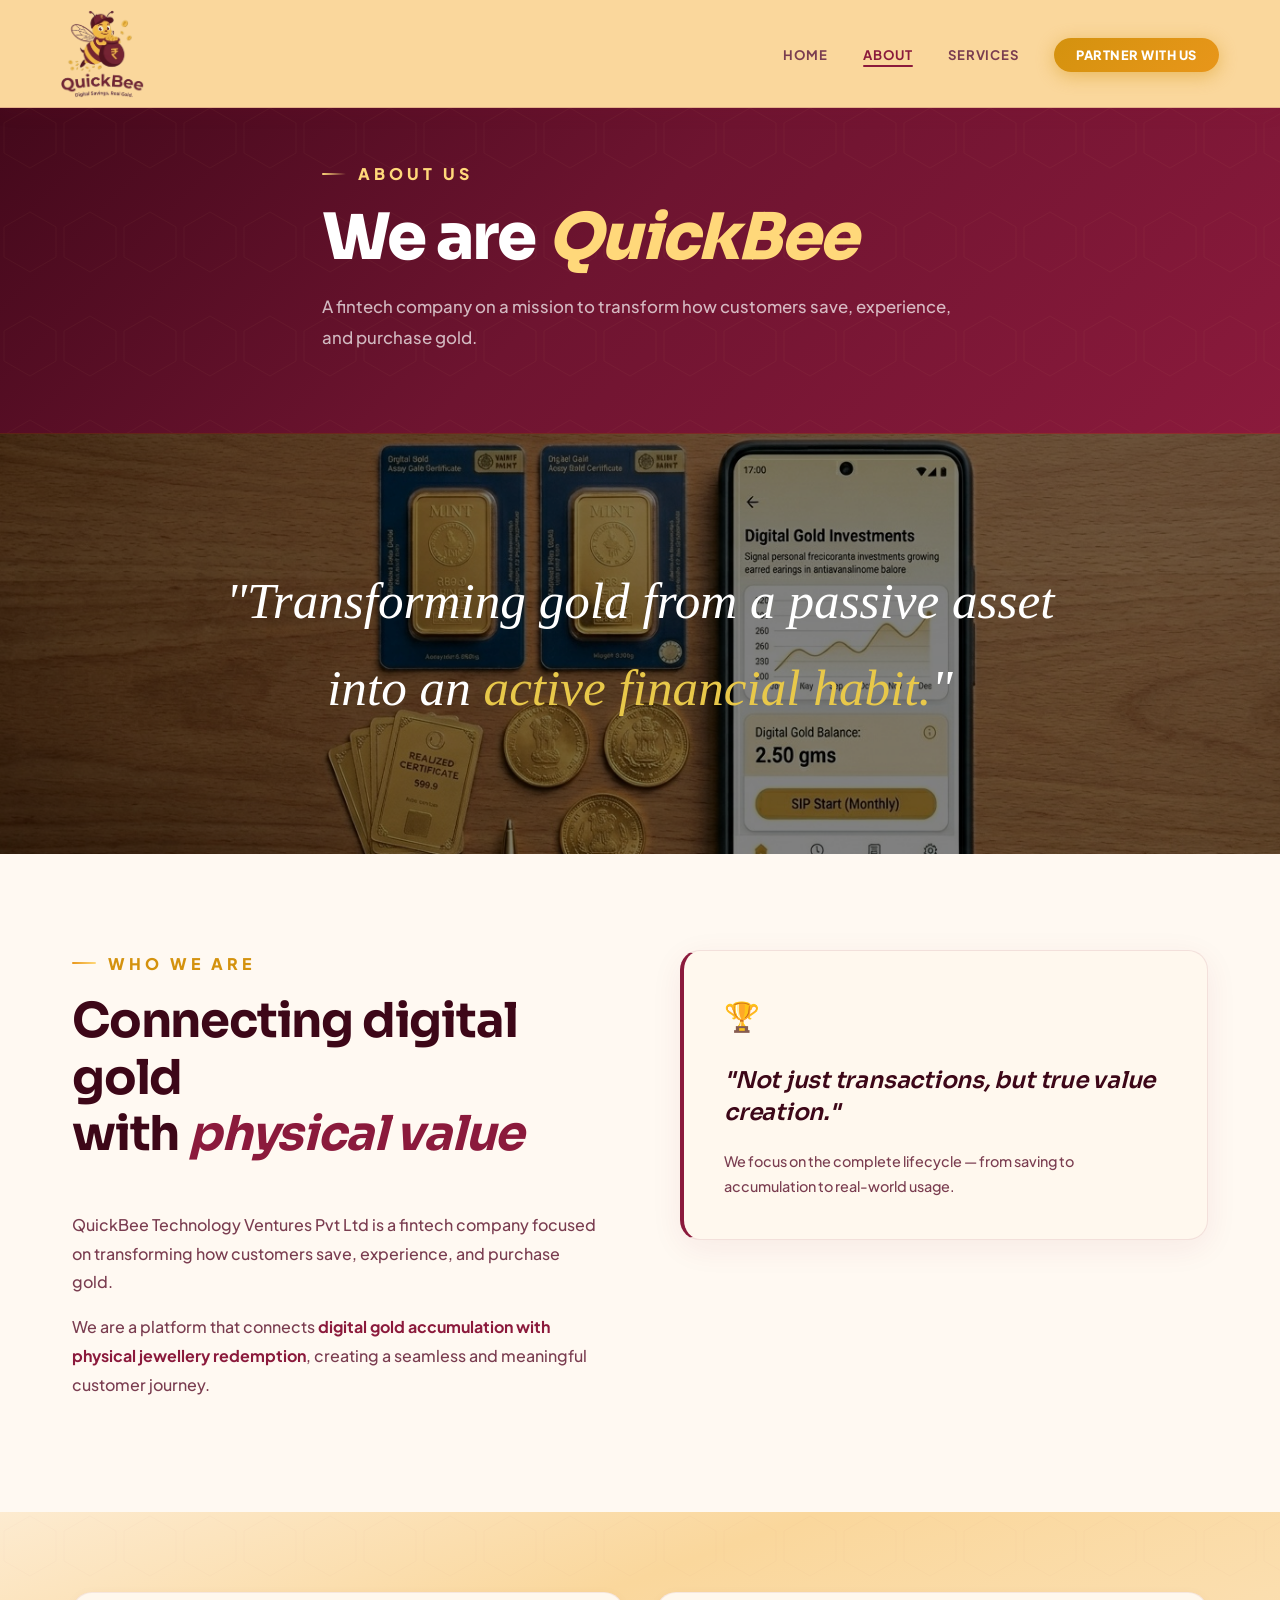
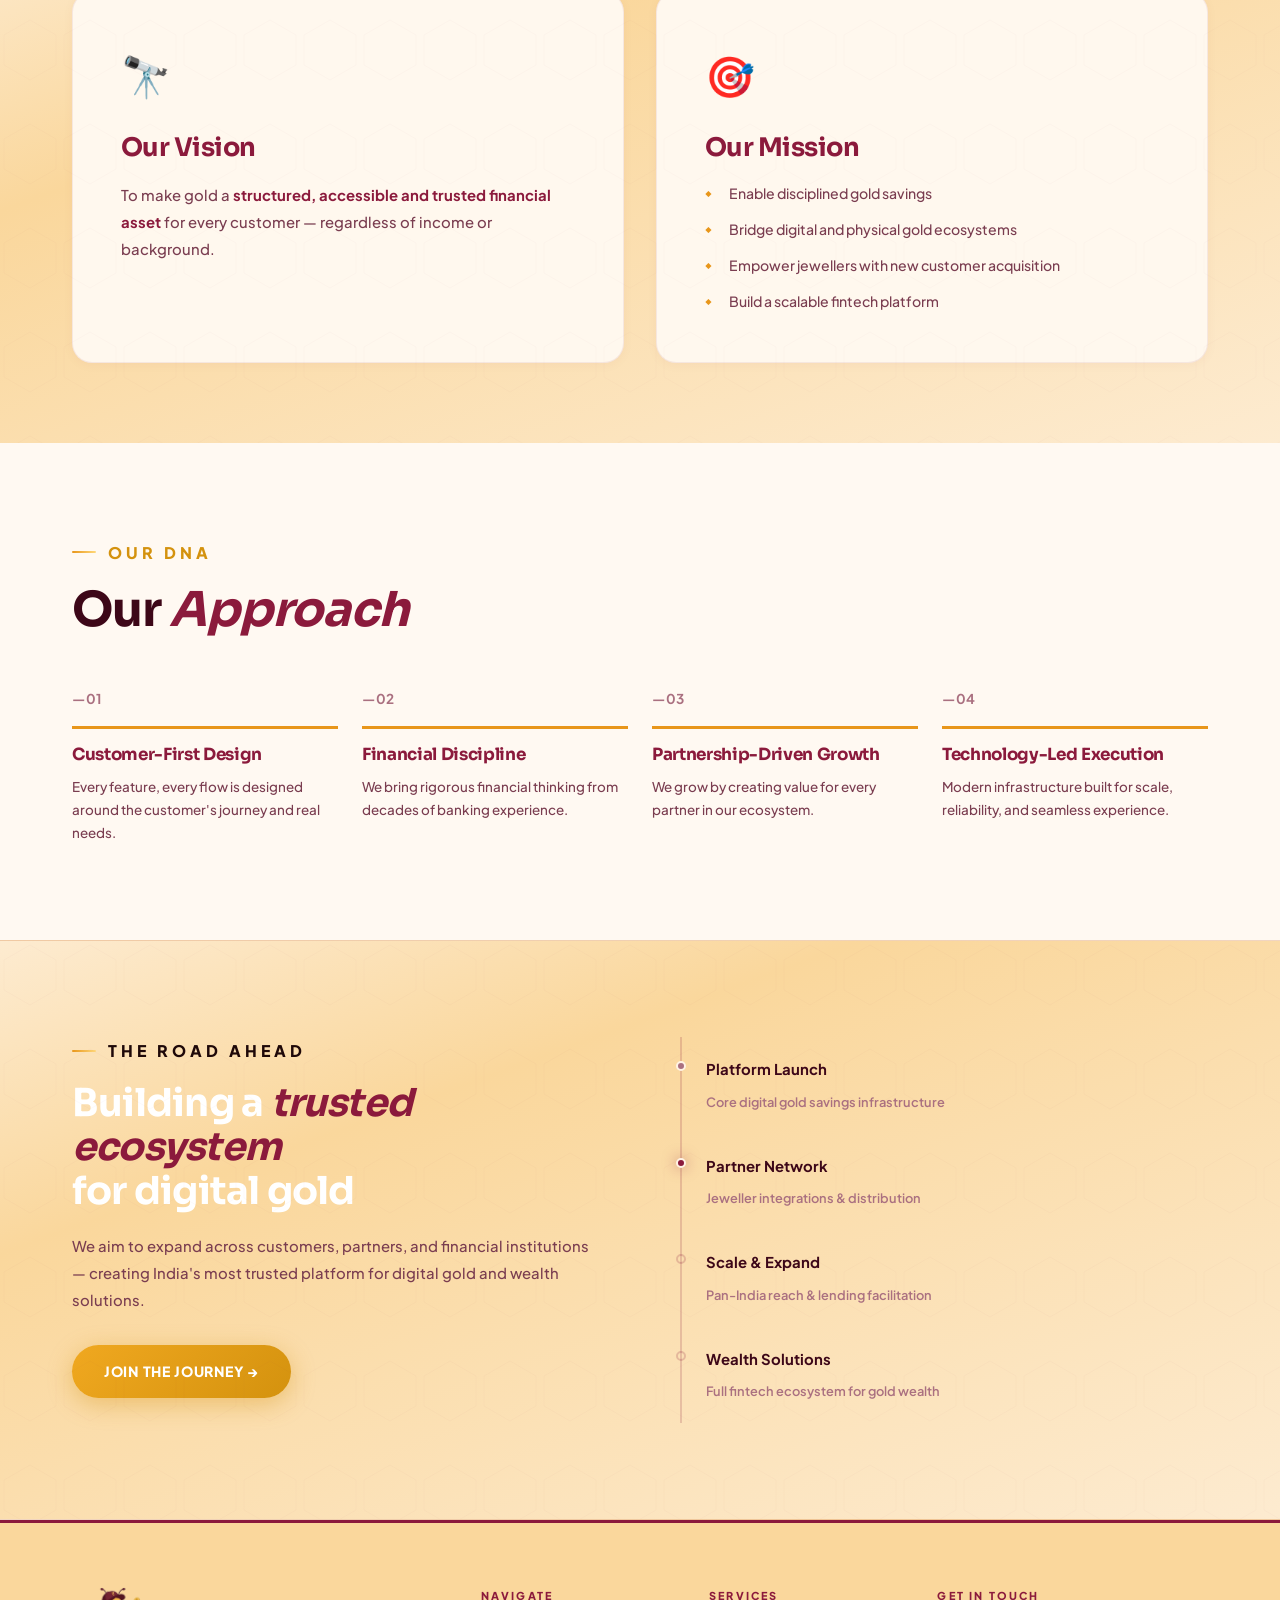
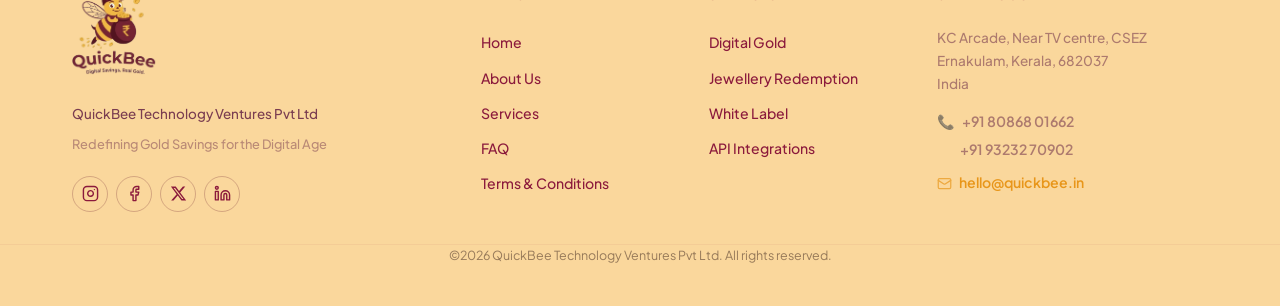
<file: about.html>
<!DOCTYPE html>
<html lang="en">
<head>
  <meta charset="UTF-8" />
  <meta name="viewport" content="width=device-width, initial-scale=1.0" />
  <title>About Us — QuickBee</title>
  <link rel="stylesheet" href="styles.css" />
  <link rel="preconnect" href="https://fonts.googleapis.com">
  <link rel="preconnect" href="https://fonts.gstatic.com" crossorigin>
  <link href="https://fonts.googleapis.com/css2?family=Sora:wght@400;600;700;800&family=Plus+Jakarta+Sans:ital,wght@0,400;0,500;0,600;0,700;0,800;1,500&display=swap" rel="stylesheet">
</head>
<body>

<!-- NAV -->
<nav class="nav" id="nav">
   <a href="index.html" class="nav-logo">
  <img src="logo.png" alt="Quickbee" class="nav-logo-img">
</a>
  <ul class="nav-links">
    <li><a href="index.html">Home</a></li>
    <li><a href="about.html" class="active">About</a></li>
    <li><a href="services.html">Services</a></li>
    <!--<li><a href="team.html">Team</a></li>-->
    <li><a href="#contact" class="nav-cta">Partner With Us</a></li>
  </ul>
  <button class="hamburger" id="hamburger">
    <span></span><span></span><span></span>
  </button>
</nav>

<!-- PAGE HERO -->
<section class="page-hero">
  <div class="page-hero-bg">
    <div class="gold-orb orb1"></div>
    <div class="gold-orb orb2"></div>
  </div>
  <div class="container page-hero-content">
    <div class="section-label reveal" >About Us</div>
    <h1 class="reveal">We are <em>QuickBee</em></h1>
    <p class="reveal">A fintech company on a mission to transform how customers save, experience, and purchase gold.</p>
  </div>
</section>
<div style="width:100%; height:420px; overflow:hidden; position:relative;">
  <img src="about.jpg" 
       alt="Gold bars" 
       style="width:100%; height:100%; object-fit:cover; object-position:center; filter:brightness(0.5);">
  <div style="position:absolute; inset:0; display:flex; align-items:center; justify-content:center; flex-direction:column; gap:1rem;">
    <p style="font-family:'Cormorant Garamond',serif; font-size:clamp(1.8rem,4vw,3.5rem); color:#fff; font-style:italic; text-align:center; padding:0 2rem;">
      "Transforming gold from a passive asset<br/>into an <span style="color:#e8c84a">active financial habit.</span>"
    </p>
  </div>
</div>
<!-- WHO WE ARE -->
<section class="section-pad">
  <div class="container about-intro">
    <div class="about-text reveal">
      <div class="section-label">Who We Are</div>
      <h2 class="section-title">Connecting digital gold<br/>with <em>physical value</em></h2>
      <p>QuickBee Technology Ventures Pvt Ltd is a fintech company focused on transforming how customers save, experience, and purchase gold.</p>
      <p>We are a platform that connects <strong>digital gold accumulation with physical jewellery redemption</strong>, creating a seamless and meaningful customer journey.</p>
    </div>
    <div class="about-highlight reveal">
      <div class="highlight-card">
        <div class="hc-icon">🏆</div>
        <blockquote>"Not just transactions, but true value creation."</blockquote>
        <p>We focus on the complete lifecycle — from saving to accumulation to real-world usage.</p>
      </div>
    </div>
  </div>
</section>

<!-- VISION & MISSION -->
<section class="vm-section">
  <div class="container">
    <div class="vm-grid">
      <div class="vm-card reveal" style="--delay:0.05s">
        <div class="vm-icon">🔭</div>
        <h3>Our Vision</h3>
        <p>To make gold a <strong>structured, accessible and trusted financial asset</strong> for every customer — regardless of income or background.</p>
      </div>
      <div class="vm-card mission reveal" style="--delay:0.2s">
        <div class="vm-icon">🎯</div>
        <h3>Our Mission</h3>
        <ul class="vm-list">
          <li>Enable disciplined gold savings</li>
          <li>Bridge digital and physical gold ecosystems</li>
          <li>Empower jewellers with new customer acquisition</li>
          <li>Build a scalable fintech platform</li>
        </ul>
      </div>
    </div>
  </div>
</section>

<!-- APPROACH -->
<section class="section-pad">
  <div class="container">
    <div class="section-label reveal">Our DNA</div>
    <h2 class="section-title reveal">Our <em>Approach</em></h2>
    <div class="approach-grid">
      <div class="approach-item reveal" style="--delay:0.05s">
        <div class="approach-num">—01</div>
        <h3>Customer-First Design</h3>
        <p>Every feature, every flow is designed around the customer's journey and real needs.</p>
      </div>
      <div class="approach-item reveal" style="--delay:0.15s">
        <div class="approach-num">—02</div>
        <h3>Financial Discipline</h3>
        <p>We bring rigorous financial thinking from decades of banking experience.</p>
      </div>
      <div class="approach-item reveal" style="--delay:0.25s">
        <div class="approach-num">—03</div>
        <h3>Partnership-Driven Growth</h3>
        <p>We grow by creating value for every partner in our ecosystem.</p>
      </div>
      <div class="approach-item reveal" style="--delay:0.35s">
        <div class="approach-num">—04</div>
        <h3>Technology-Led Execution</h3>
        <p>Modern infrastructure built for scale, reliability, and seamless experience.</p>
      </div>
    </div>
  </div>
</section>

<!-- ROAD AHEAD -->
<section class="road-ahead">
  <div class="container road-content">
    <div class="road-text reveal">
      <div class="section-label" style="color:var(--gold-light)">The Road Ahead</div>
      <h2 style="color:#fff">Building a <em>trusted ecosystem</em><br/>for digital gold</h2>
      <p>We aim to expand across customers, partners, and financial institutions — creating India's most trusted platform for digital gold and wealth solutions.</p>
      <a href="index.html#contact" class="btn-gold" style="margin-top:2rem; display:inline-block">Join the Journey →</a>
    </div>
    <div class="road-visual reveal">
      <div class="timeline">
        <div class="tl-item">
          <div class="tl-dot"></div>
          <div class="tl-text">
            <strong>Platform Launch</strong>
            <span>Core digital gold savings infrastructure</span>
          </div>
        </div>
        <div class="tl-item">
          <div class="tl-dot active"></div>
          <div class="tl-text">
            <strong>Partner Network</strong>
            <span>Jeweller integrations & distribution</span>
          </div>
        </div>
        <div class="tl-item">
          <div class="tl-dot upcoming"></div>
          <div class="tl-text">
            <strong>Scale & Expand</strong>
            <span>Pan-India reach & lending facilitation</span>
          </div>
        </div>
        <div class="tl-item">
          <div class="tl-dot upcoming"></div>
          <div class="tl-text">
            <strong>Wealth Solutions</strong>
            <span>Full fintech ecosystem for gold wealth</span>
          </div>
        </div>
      </div>
    </div>
  </div>
</section>

<!-- FOOTER -->
<footer class="footer">
  <div class="container footer-grid">
    <div class="footer-brand">
       <a href="index.html" class="nav-logo">
  <img src="logo.png" alt="Quickbee" class="nav-logo-img">
</a>
      <p>QuickBee Technology Ventures Pvt Ltd</p>
      <p style="margin-top:0.5rem; font-size:0.8rem; opacity:0.5">Redefining Gold Savings for the Digital Age</p>
	   <div class="footer-social">
        <a href="" target="_blank" rel="noopener" aria-label="Instagram">
          <svg xmlns="http://www.w3.org/2000/svg" width="17" height="17" viewBox="0 0 24 24" fill="none" stroke="currentColor" stroke-width="2" stroke-linecap="round" stroke-linejoin="round"><rect x="2" y="2" width="20" height="20" rx="5" ry="5"/><path d="M16 11.37A4 4 0 1 1 12.63 8 4 4 0 0 1 16 11.37z"/><line x1="17.5" y1="6.5" x2="17.51" y2="6.5"/></svg>
        </a>
        <a href="" target="_blank" rel="noopener" aria-label="Facebook">
          <svg xmlns="http://www.w3.org/2000/svg" width="17" height="17" viewBox="0 0 24 24" fill="none" stroke="currentColor" stroke-width="2" stroke-linecap="round" stroke-linejoin="round"><path d="M18 2h-3a5 5 0 0 0-5 5v3H7v4h3v8h4v-8h3l1-4h-4V7a1 1 0 0 1 1-1h3z"/></svg>
        </a>
        <a href="" target="_blank" rel="noopener" aria-label="X (Twitter)">
          <svg xmlns="http://www.w3.org/2000/svg" width="17" height="17" viewBox="0 0 24 24" fill="currentColor"><path d="M18.244 2.25h3.308l-7.227 8.26 8.502 11.24H16.17l-5.214-6.817L4.99 21.75H1.68l7.73-8.835L1.254 2.25H8.08l4.713 6.231zm-1.161 17.52h1.833L7.084 4.126H5.117z"/></svg>
        </a>
        <a href="" target="_blank" rel="noopener" aria-label="LinkedIn">
          <svg xmlns="http://www.w3.org/2000/svg" width="17" height="17" viewBox="0 0 24 24" fill="none" stroke="currentColor" stroke-width="2" stroke-linecap="round" stroke-linejoin="round"><path d="M16 8a6 6 0 0 1 6 6v7h-4v-7a2 2 0 0 0-2-2 2 2 0 0 0-2 2v7h-4v-7a6 6 0 0 1 6-6z"/><rect x="2" y="9" width="4" height="12"/><circle cx="4" cy="4" r="2"/></svg>
        </a>
       
      </div>
    </div>
    <div class="footer-links">
      <h4>Navigate</h4>
      <a href="index.html">Home</a>
      <a href="about.html">About Us</a> 
      <a href="services.html">Services</a>
      <a href="faq.html">FAQ</a>
	  <a href="terms.html">Terms &amp; Conditions</a>

    </div>
    <div class="footer-links">
      <h4>Services</h4>
      <a href="services.html">Digital Gold</a>
      <a href="services.html">Jewellery Redemption</a>
      <a href="services.html">White Label</a>
      <a href="services.html">API Integrations</a>
    </div>
   <div class="footer-contact">
  <h4>Get In Touch</h4>
  <p style="margin-top:1rem; font-size:0.85rem; opacity:0.6; line-height:1.7;">
    KC Arcade, Near TV centre, CSEZ<br>
    Ernakulam, Kerala, 682037<br>
    India
  </p>
  <p style="margin-top:0.75rem; font-size:0.85rem; opacity:0.6; line-height:2;">
    <a href="tel:+918086801662" style="color:inherit; text-decoration:none; display:flex; align-items:center; gap:0.4rem;">
      <span>📞</span> +91 80868 01662
    </a>
    <a href="tel:+919323270902" style="color:inherit; text-decoration:none; display:flex; align-items:center; gap:0.4rem; padding-left:1.4rem;">
      +91 93232 70902
    </a>
  </p>
  <p style="margin-top:0.5rem; font-size:0.85rem;">
   <a href="mailto:hello@quickbee.in" style="display:flex; align-items:center; gap:0.4rem;">
  <svg xmlns="http://www.w3.org/2000/svg" width="15" height="15" viewBox="0 0 24 24" fill="none" stroke="currentColor" stroke-width="2" stroke-linecap="round" stroke-linejoin="round" style="flex-shrink:0; opacity:0.7;">
    <rect x="2" y="4" width="20" height="16" rx="2"/>
    <path d="m22 7-8.97 5.7a1.94 1.94 0 0 1-2.06 0L2 7"/>
  </svg>
  hello@quickbee.in
</a>
  </p>
 
</div>
  </div>
    <div class="footer-bottom">
    ©2026 QuickBee Technology Ventures Pvt Ltd. All rights reserved.
  </div>
</footer>

<script src="main.js"></script>
<!--
  ╔══════════════════════════════════════════════════════╗
  ║  QUICKBEE — PARTNER WITH US POPUP                   ║
  ║  Paste this entire block before </body> in          ║
  ║  index.html, about.html, services.html, team.html   ║
  ╚══════════════════════════════════════════════════════╝
-->

<!-- ── MODAL ─────────────────────────────────────────── -->
<div id="partnerModal" class="pm-overlay" role="dialog" aria-modal="true" aria-labelledby="pmTitle">
  <div class="pm-backdrop" id="pmBackdrop"></div>
  <div class="pm-modal">
    <div class="pm-bar"></div>
    <button class="pm-close" id="pmClose" aria-label="Close">✕</button>

    <div class="pm-header">
      <div class="pm-icon">🤝</div>
      <div>
        <h2 id="pmTitle">Partner With Us</h2>
        <p>Join the QuickBee ecosystem — let's grow together</p>
      </div>
    </div>

    <!-- Form -->
    <form id="partnerForm" enctype="multipart/form-data" novalidate>
      <div class="pm-row">
        <div class="pm-field">
          <label for="pmName">Full Name <span class="req">*</span></label>
          <input type="text" id="pmName" name="name" placeholder="Your full name" autocomplete="name" />
          <span class="pm-err" id="errName"></span>
        </div>
        <div class="pm-field">
          <label for="pmOrg">Organization <span class="req">*</span></label>
          <input type="text" id="pmOrg" name="org" placeholder="Company / shop name" />
          <span class="pm-err" id="errOrg"></span>
        </div>
      </div>

      <div class="pm-row">
        <div class="pm-field">
          <label for="pmEmail">Email Address <span class="req">*</span></label>
          <input type="email" id="pmEmail" name="email" placeholder="you@example.com" autocomplete="email" />
          <span class="pm-err" id="errEmail"></span>
        </div>
        <div class="pm-field">
          <label for="pmPhone">Phone Number <span class="req">*</span></label>
          <input type="tel" id="pmPhone" name="phone" placeholder="+91 98765 43210" autocomplete="tel" />
          <span class="pm-err" id="errPhone"></span>
        </div>
      </div>

      <div class="pm-field">
        <label for="pmType">Type of Partnership <span class="req">*</span></label>
        <div class="pm-select-wrap">
          <select id="pmType" name="type">
            <option value="">— Select a partnership type —</option>
            <option value="Jeweller Partner">Jeweller Partner</option>
            <option value="Distribution Partner">Distribution Partner</option>
            <option value="Lending Partner">Lending Partner</option>
            <option value="Technology Partner">Technology Partner</option>
            <option value="Other">Other</option>
          </select>
          <span class="pm-arrow">▾</span>
        </div>
        <span class="pm-err" id="errType"></span>
      </div>

      <div class="pm-field">
        <label>Upload Document <span class="pm-opt">(optional · PDF / JPG / PNG · max 5 MB)</span></label>
        <label class="pm-upload" id="pmUploadLabel" for="pmDoc">
          <span>📎</span>
          <span id="pmFileName">Click to choose file or drag &amp; drop</span>
          <input type="file" id="pmDoc" name="document" accept=".pdf,.jpg,.jpeg,.png" />
        </label>
        <span class="pm-err" id="errDoc"></span>
      </div>

      <div class="pm-field">
        <label for="pmMsg">Message <span class="req">*</span></label>
        <textarea id="pmMsg" name="message" rows="4" placeholder="Tell us about yourself and how you'd like to partner with QuickBee…"></textarea>
        <div class="pm-char-row">
          <span class="pm-err" id="errMsg"></span>
          <span id="pmCharCount" class="pm-count">0 / 1000</span>
        </div>
      </div>

      <button type="submit" class="pm-submit" id="pmSubmit">
        <span id="pmBtnText">Send Partnership Request</span>
        <span id="pmSpinner" class="pm-spinner" style="display:none;"></span>
      </button>
    </form>

    <!-- Success -->
    <div class="pm-success" id="pmSuccess" style="display:none;">
      <div class="pm-tick">✓</div>
      <h3>Request Sent!</h3>
      <p>Thank you for reaching out. Our team will get back to you within <strong>1–2 business days</strong>.</p>
      <button class="pm-submit" onclick="closePartnerModal()">Close</button>
    </div>

    <!-- Server error -->
    <div class="pm-server-err" id="pmServerErr" style="display:none;"></div>
  </div>
</div>


<!-- ── SCRIPT ─────────────────────────────────────────── -->
<script>
(function(){
  const modal    = document.getElementById('partnerModal');
  const form     = document.getElementById('partnerForm');
  const backdrop = document.getElementById('pmBackdrop');
  const closeBtn = document.getElementById('pmClose');
  const fileInput= document.getElementById('pmDoc');
  const fileName = document.getElementById('pmFileName');
  const msgArea  = document.getElementById('pmMsg');
  const charCount= document.getElementById('pmCharCount');
  const btnText  = document.getElementById('pmBtnText');
  const spinner  = document.getElementById('pmSpinner');
  const submitBtn= document.getElementById('pmSubmit');
  const success  = document.getElementById('pmSuccess');
  const serverErr= document.getElementById('pmServerErr');

  /* ── Open ── */
  function openPartnerModal(e){
    if(e) e.preventDefault();
    modal.classList.add('active');
    document.body.style.overflow='hidden';
    form.style.display='';
    success.style.display='none';
    serverErr.style.display='none';
    form.reset();
    fileName.textContent='Click to choose file or drag & drop';
    charCount.textContent='0 / 1000';
    clearAll();
  }
  window.openPartnerModal = openPartnerModal;

  /* ── Close ── */
  function closePartnerModal(){
    modal.classList.remove('active');
    document.body.style.overflow='';
  }
  window.closePartnerModal = closePartnerModal;

  /* Bind all "Partner With Us" links */
  document.querySelectorAll('a.nav-cta, a[href="#contact"]').forEach(el=>{
    el.addEventListener('click', openPartnerModal);
  });

  backdrop.addEventListener('click', closePartnerModal);
  closeBtn.addEventListener('click', closePartnerModal);
  document.addEventListener('keydown', e=>{
    if(e.key==='Escape' && modal.classList.contains('active')) closePartnerModal();
  });

  /* ── Char counter ── */
  msgArea.addEventListener('input',()=>{
    const n=msgArea.value.length;
    charCount.textContent=n+' / 1000';
    charCount.style.color=n>900?'#e53935':'#AA7080';
  });

  /* ── File picker ── */
  fileInput.addEventListener('change',()=>{
    const f=fileInput.files[0];
    if(!f){ fileName.textContent='Click to choose file or drag & drop'; return; }
    if(f.size>5*1024*1024){
      showErr('errDoc','File must be under 5 MB');
      fileInput.value='';
      fileName.textContent='Click to choose file or drag & drop';
      return;
    }
    clearErr('errDoc');
    fileName.textContent=f.name;
  });

  const uploadLabel=document.getElementById('pmUploadLabel');
  uploadLabel.addEventListener('dragover',e=>{ e.preventDefault(); uploadLabel.style.borderColor='#8B1A3C'; });
  uploadLabel.addEventListener('dragleave',()=>{ uploadLabel.style.borderColor=''; });
  uploadLabel.addEventListener('drop',e=>{
    e.preventDefault(); uploadLabel.style.borderColor='';
    if(e.dataTransfer.files[0]){ fileInput.files=e.dataTransfer.files; fileInput.dispatchEvent(new Event('change')); }
  });

  /* ── Validation helpers ── */
  function showErr(id,msg){
    const el=document.getElementById(id); if(!el) return;
    el.textContent=msg;
    el.closest('.pm-field')?.querySelector('input,select,textarea')?.classList.add('err');
  }
  function clearErr(id){
    const el=document.getElementById(id); if(!el) return;
    el.textContent='';
    el.closest('.pm-field')?.querySelector('input,select,textarea')?.classList.remove('err');
  }
  function clearAll(){ ['errName','errOrg','errEmail','errPhone','errType','errDoc','errMsg'].forEach(clearErr); }

  /* Live clear on input */
  [{id:'pmName',err:'errName'},{id:'pmOrg',err:'errOrg'},{id:'pmEmail',err:'errEmail'},
   {id:'pmPhone',err:'errPhone'},{id:'pmType',err:'errType'},{id:'pmMsg',err:'errMsg'}
  ].forEach(({id,err})=>{
    document.getElementById(id)?.addEventListener('input',()=>clearErr(err));
  });

  function validate(){
    clearAll(); let ok=true;
    const v=id=>document.getElementById(id).value.trim();
    if(v('pmName').length<2)                              { showErr('errName','Please enter your full name'); ok=false; }
    if(v('pmOrg').length<2)                               { showErr('errOrg','Please enter your organization'); ok=false; }
    if(!/^[^\s@]+@[^\s@]+\.[^\s@]+$/.test(v('pmEmail'))) { showErr('errEmail','Please enter a valid email address'); ok=false; }
    if(!/^[+\d\s\-()\[\]]{7,20}$/.test(v('pmPhone')))    { showErr('errPhone','Please enter a valid phone number'); ok=false; }
    if(!v('pmType'))                                       { showErr('errType','Please select a partnership type'); ok=false; }
    if(v('pmMsg').length<20)                               { showErr('errMsg','Please write at least 20 characters'); ok=false; }
    if(v('pmMsg').length>1000)                             { showErr('errMsg','Message must be under 1000 characters'); ok=false; }
    return ok;
  }

  /* ── Submit → PHP ── */
  form.addEventListener('submit', async function(e){
    e.preventDefault();
    if(!validate()) return;

    btnText.style.display='none';
    spinner.style.display='';
    submitBtn.disabled=true;
    serverErr.style.display='none';

    try {
      const res  = await fetch('send_partner.php',{ method:'POST', body: new FormData(form) });
      const json = await res.json();
      if(json.success){
        form.style.display='none';
        success.style.display='';
      } else {
        const msg = json.errors ? json.errors.join('<br>') : (json.error||'Something went wrong. Please try again.');
        serverErr.innerHTML='⚠️ '+msg;
        serverErr.style.display='';
      }
    } catch(err){
      serverErr.textContent='⚠️ Network error — please check your connection and try again.';
      serverErr.style.display='';
    } finally {
      btnText.style.display='';
      spinner.style.display='none';
      submitBtn.disabled=false;
    }
  });

})();
</script>
</body>
</html>
</file>
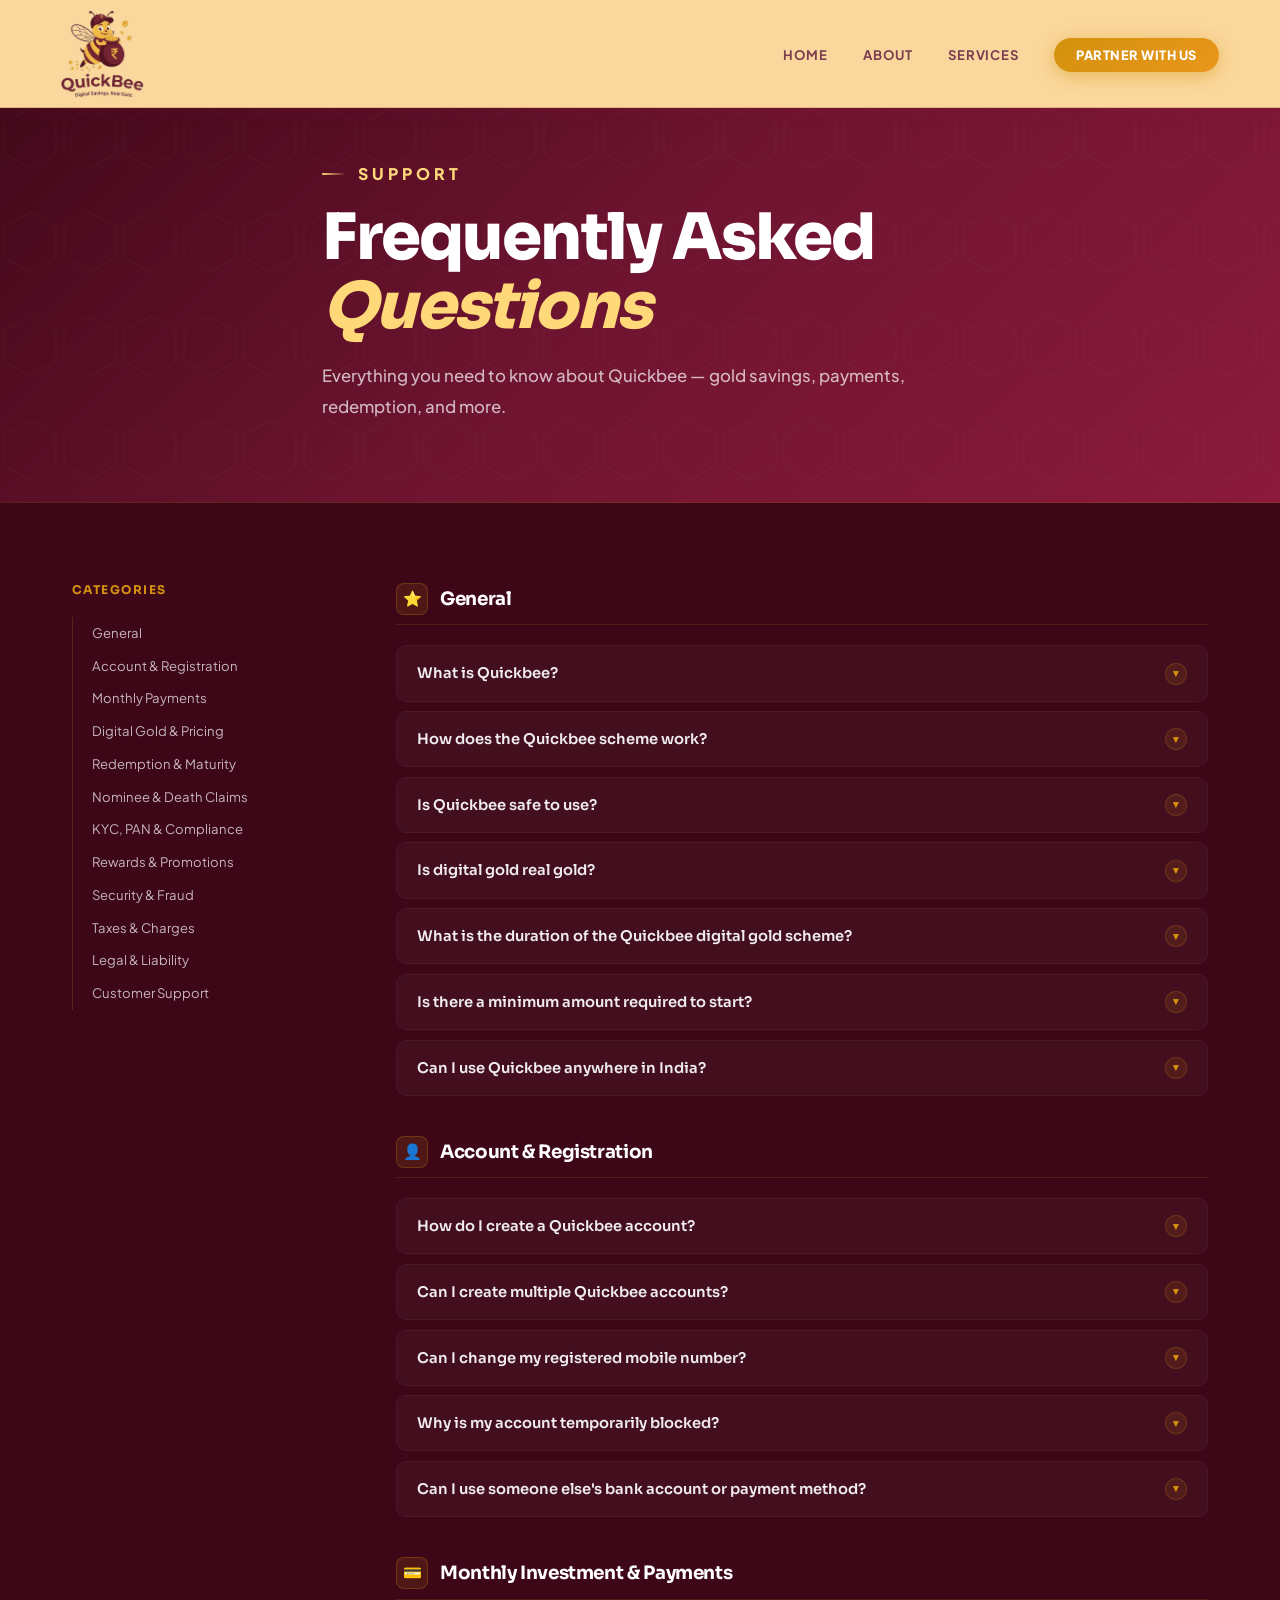
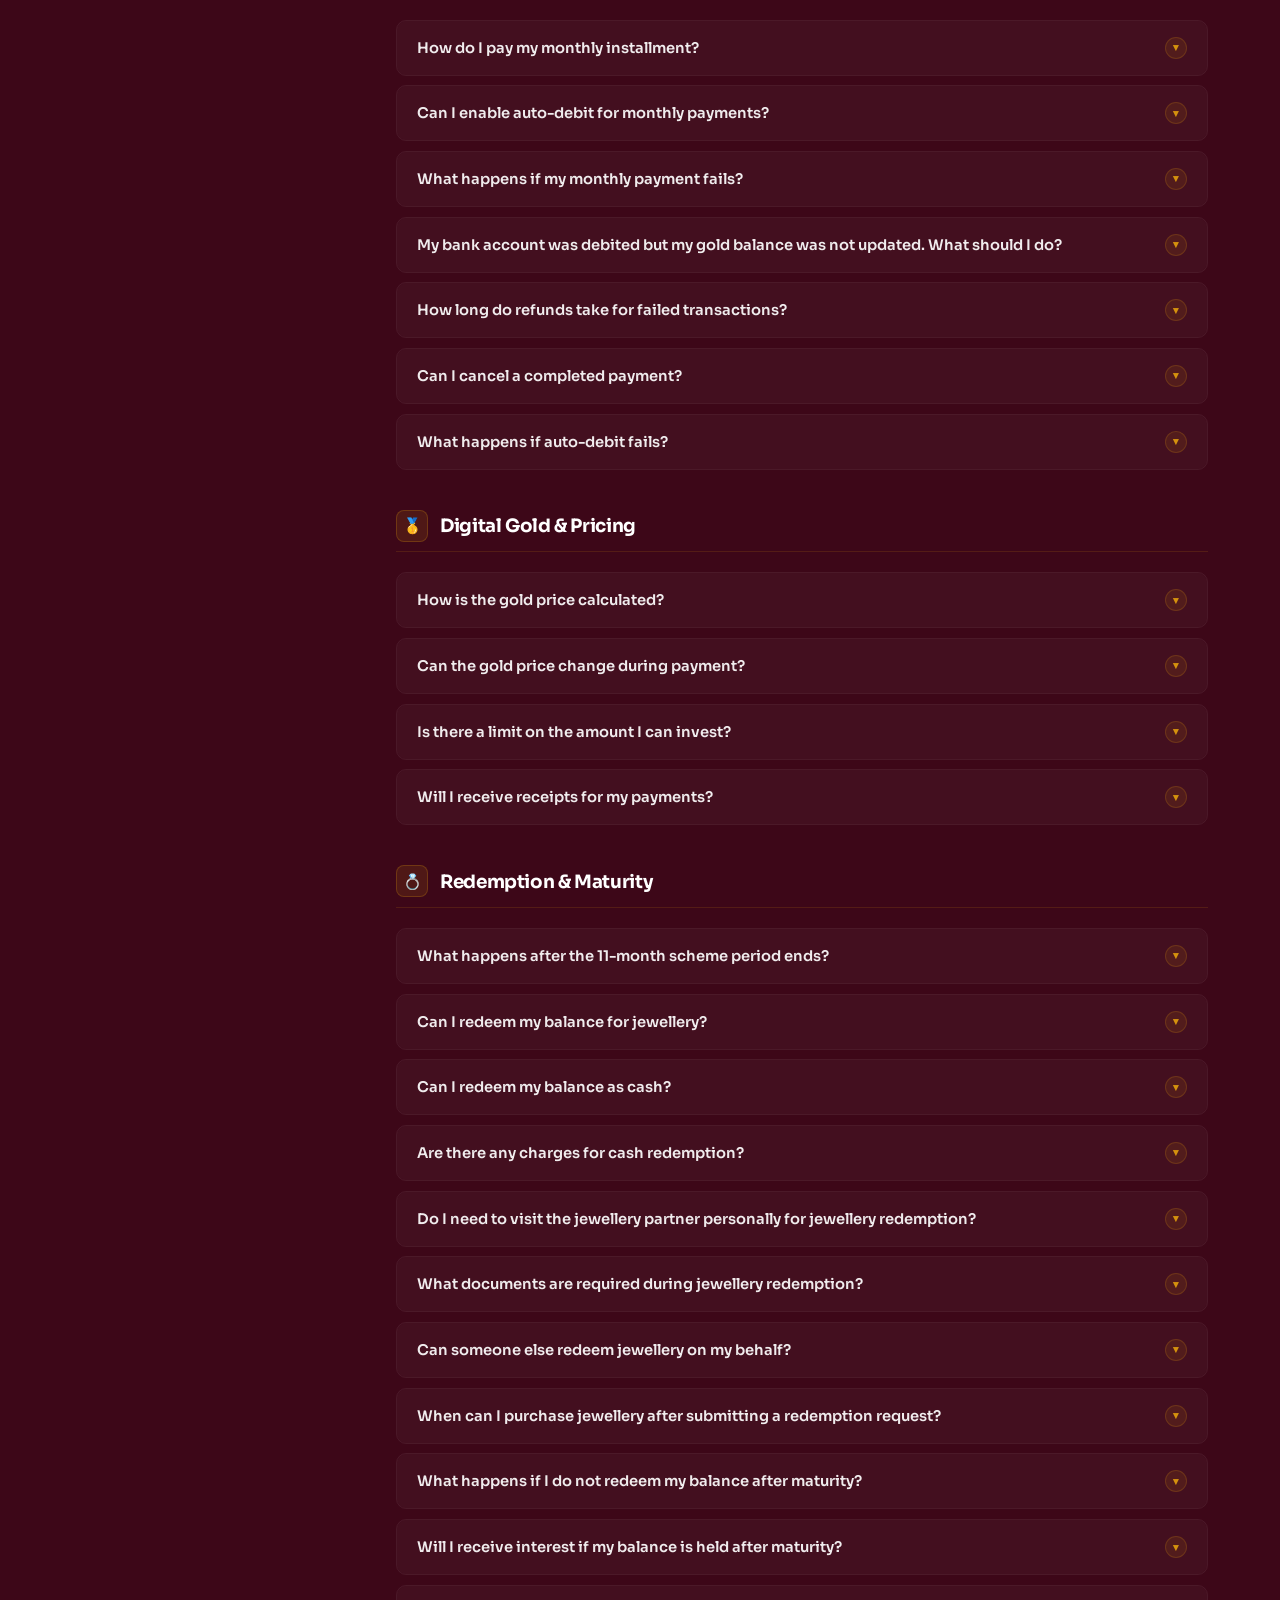
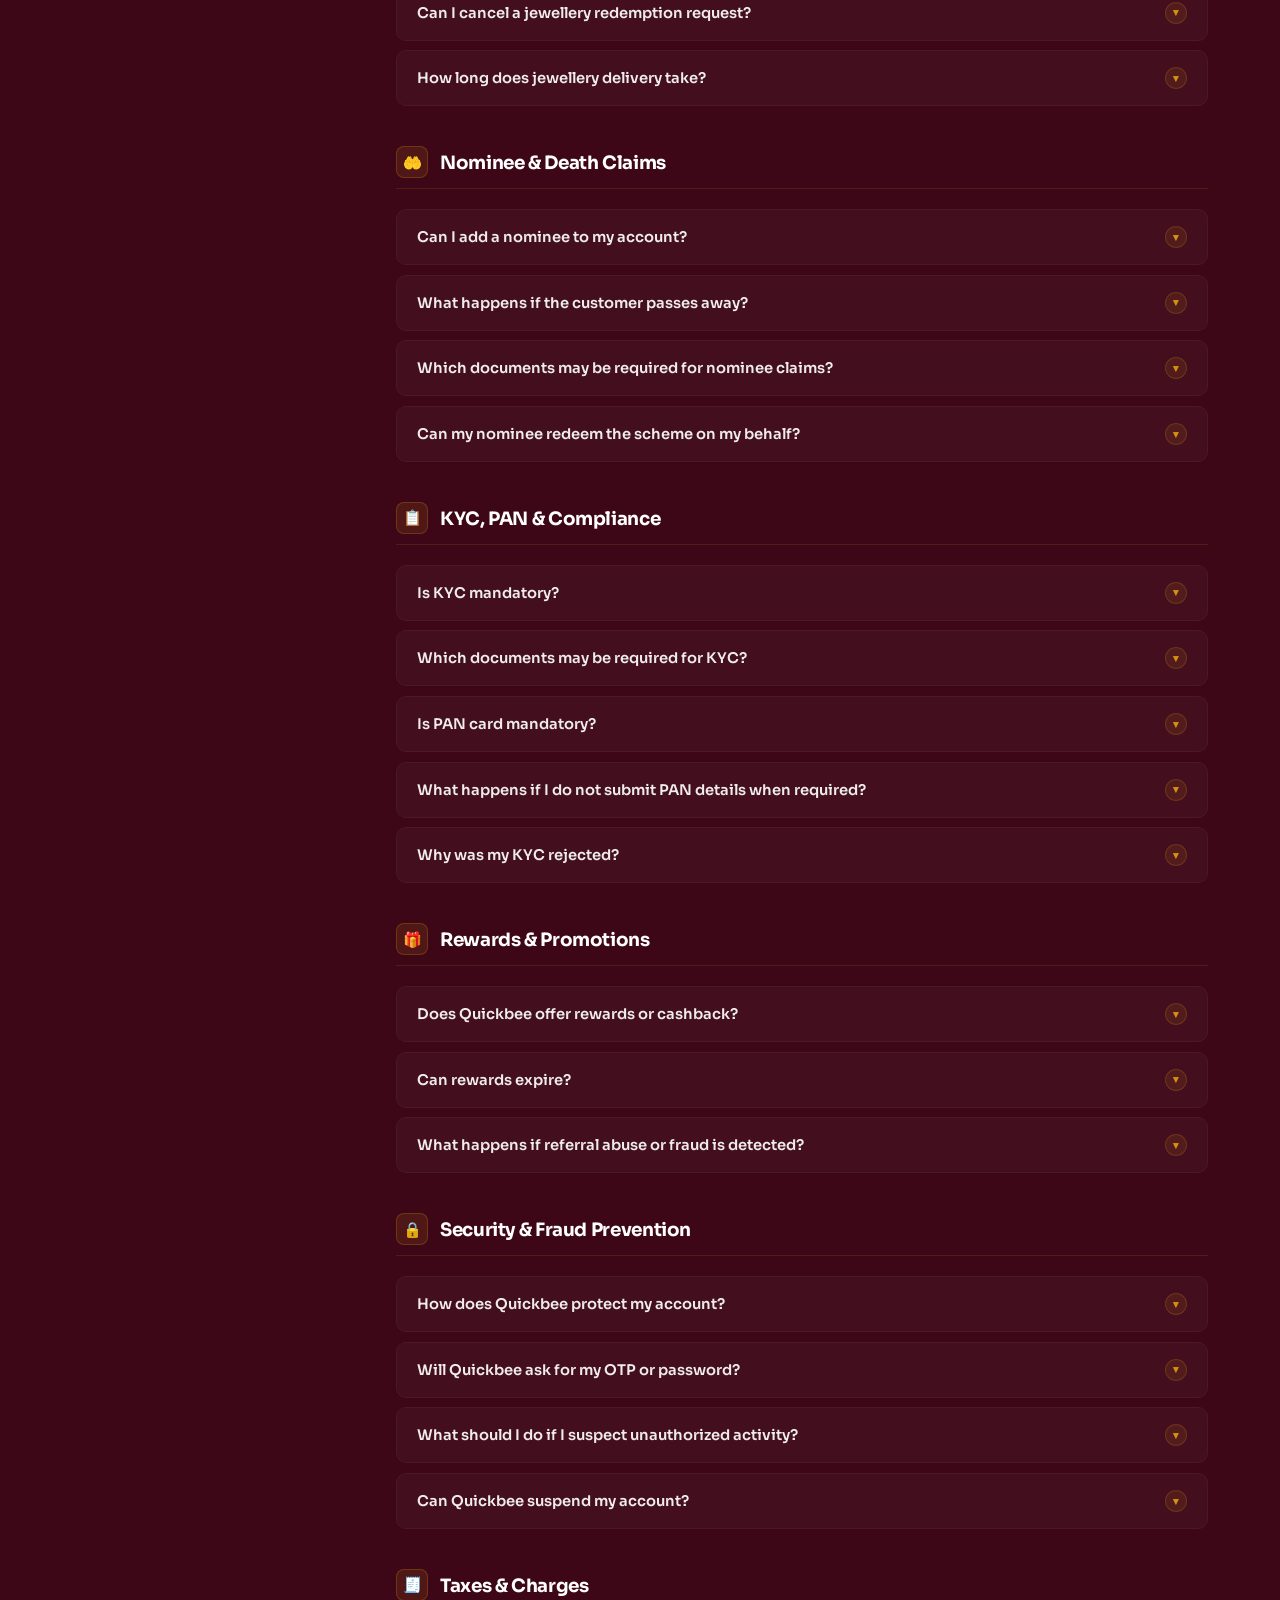
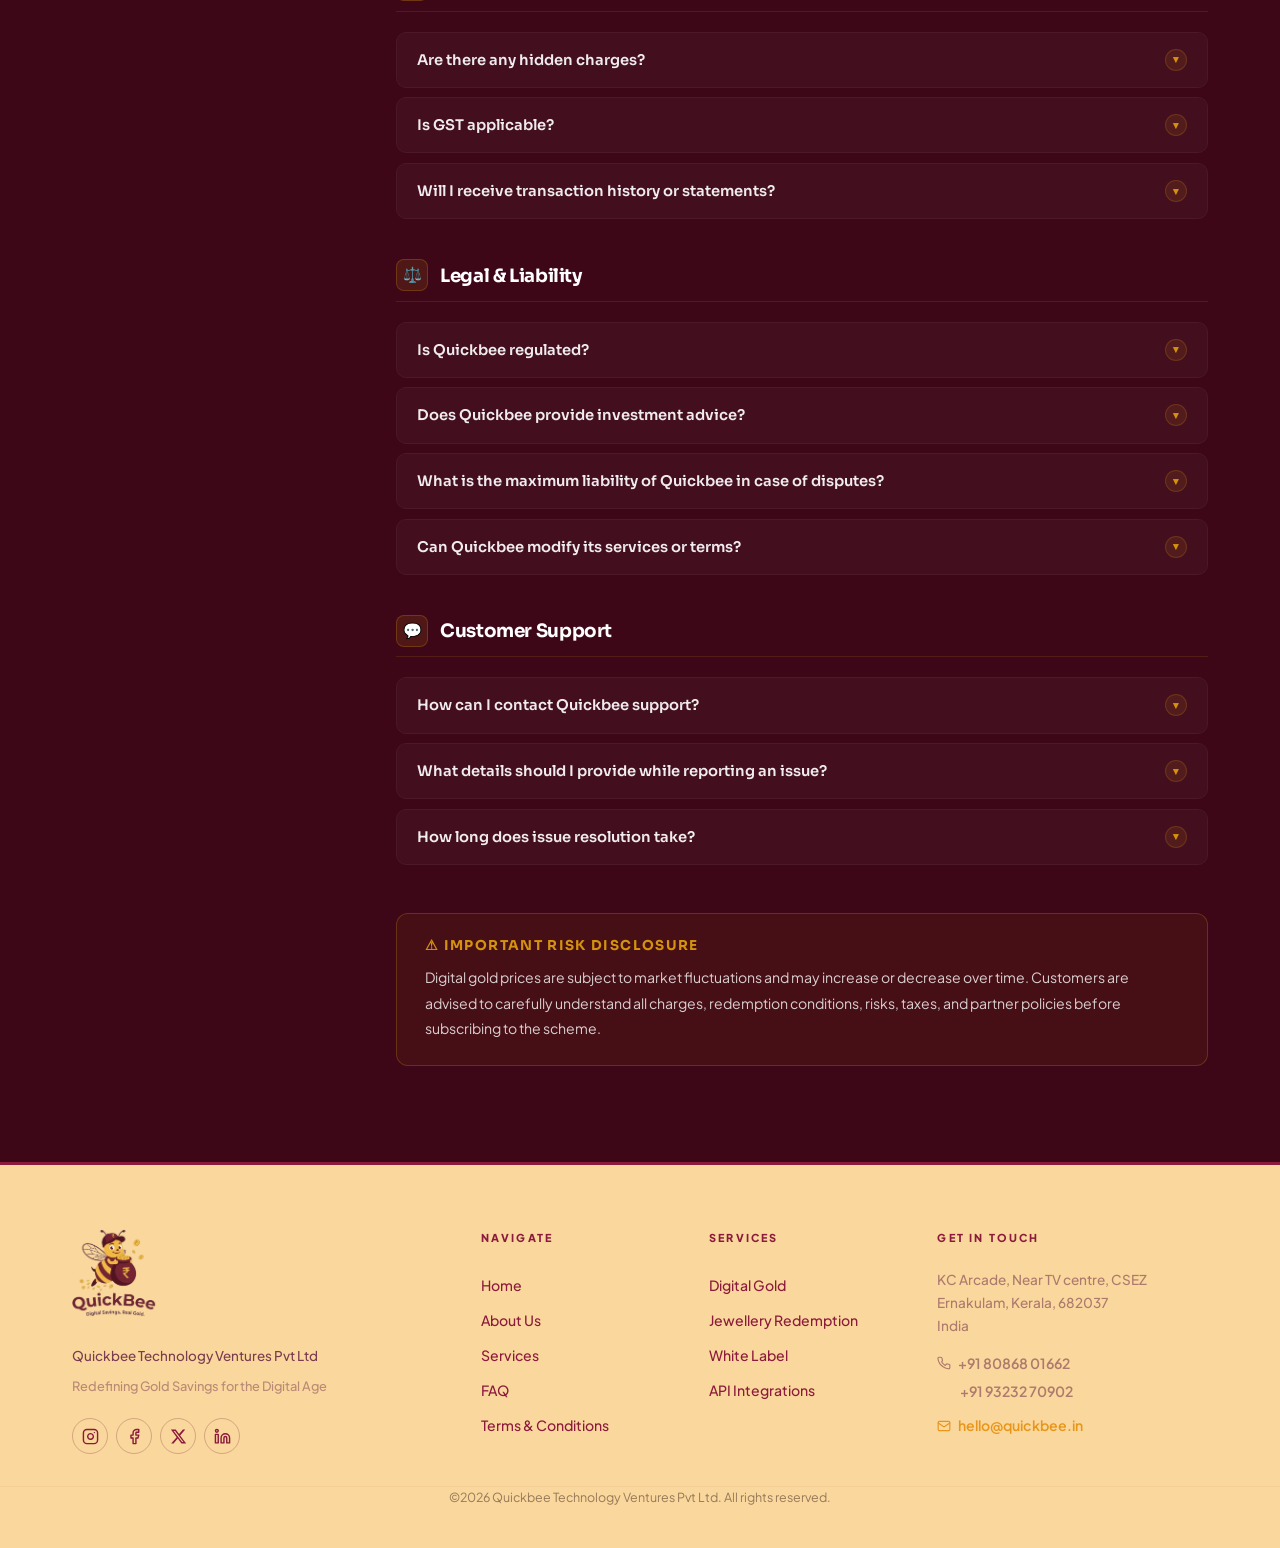
<file: faq.html>
<!DOCTYPE html>
<html lang="en">
<head>
  <meta charset="UTF-8" />
  <meta name="viewport" content="width=device-width, initial-scale=1.0" />
  <title>FAQ — Quickbee</title>
  <link rel="stylesheet" href="styles.css" />
  <link rel="preconnect" href="https://fonts.googleapis.com">
  <link rel="preconnect" href="https://fonts.gstatic.com" crossorigin>
  <link href="https://fonts.googleapis.com/css2?family=Sora:wght@400;600;700;800&family=Plus+Jakarta+Sans:ital,wght@0,400;0,500;0,600;0,700;0,800;1,500&display=swap" rel="stylesheet">
  <style>
    .faq-body {
      background: var(--maroon-deep, #1a0a0a);
      padding: 5rem 0 6rem;
    }
    .faq-layout {
      display: grid;
      grid-template-columns: 260px 1fr;
      gap: 4rem;
      align-items: start;
    }

    /* Sticky sidebar TOC */
    .faq-toc {
      position: sticky;
      top: 100px;
    }
    .faq-toc h3 {
      font-family: 'Sora', sans-serif;
      font-size: 0.75rem;
      font-weight: 700;
      letter-spacing: 0.12em;
      text-transform: uppercase;
      color: var(--gold, #D4920E);
      margin-bottom: 1.25rem;
    }
    .faq-toc ul {
      list-style: none;
      padding: 0;
      margin: 0;
      border-left: 1px solid rgba(212,146,14,0.2);
    }
    .faq-toc ul li a {
      display: block;
      padding: 0.45rem 0 0.45rem 1.1rem;
      font-size: 0.82rem;
      color: rgba(255,255,255,0.70);
      text-decoration: none;
      transition: color 0.2s, border-color 0.2s;
      border-left: 2px solid transparent;
      margin-left: -1px;
      line-height: 1.4;
    }
    .faq-toc ul li a:hover,
    .faq-toc ul li a.active {
      color: var(--gold, #D4920E);
      border-left-color: var(--gold, #D4920E);
    }

    /* Category headings */
    .faq-category {
      margin-bottom: 2.5rem;
      scroll-margin-top: 110px;
    }
    .faq-category h2 {
      font-family: 'Sora', sans-serif;
      font-size: 1.15rem;
      font-weight: 700;
      color: #fff;
      margin-bottom: 1.25rem;
      padding-bottom: 0.6rem;
      border-bottom: 1px solid rgba(212,146,14,0.15);
      display: flex;
      align-items: center;
      gap: 0.75rem;
    }
    .faq-category h2 .cat-icon {
      display: inline-flex;
      align-items: center;
      justify-content: center;
      width: 32px;
      height: 32px;
      background: rgba(212,146,14,0.12);
      border: 1px solid rgba(212,146,14,0.25);
      border-radius: 8px;
      font-size: 0.95rem;
      flex-shrink: 0;
    }

    /* Accordion items */
    .faq-item {
      border: 1px solid rgba(255,255,255,0.07);
      border-radius: 10px;
      margin-bottom: 0.6rem;
      overflow: hidden;
      transition: border-color 0.2s;
    }
    .faq-item.open {
      border-color: rgba(212,146,14,0.3);
    }
    .faq-q {
      width: 100%;
      background: rgba(255,255,255,0.03);
      border: none;
      text-align: left;
      padding: 1rem 1.25rem;
      display: flex;
      align-items: center;
      justify-content: space-between;
      gap: 1rem;
      cursor: pointer;
      transition: background 0.2s;
    }
    .faq-q:hover {
      background: rgba(255,255,255,0.055);
    }
    .faq-item.open .faq-q {
      background: rgba(212,146,14,0.06);
    }
    .faq-q-text {
      font-family: 'Sora', sans-serif;
      font-size: 0.92rem;
      font-weight: 600;
      color: rgba(255,255,255,0.92);
      line-height: 1.5;
    }
    .faq-chevron {
      width: 22px;
      height: 22px;
      background: rgba(212,146,14,0.1);
      border: 1px solid rgba(212,146,14,0.2);
      border-radius: 50%;
      display: flex;
      align-items: center;
      justify-content: center;
      flex-shrink: 0;
      transition: transform 0.3s, background 0.2s;
      color: var(--gold, #D4920E);
      font-size: 0.65rem;
    }
    .faq-item.open .faq-chevron {
      transform: rotate(180deg);
      background: rgba(212,146,14,0.18);
    }
    .faq-a {
      max-height: 0;
      overflow: hidden;
      transition: max-height 0.35s ease, padding 0.25s ease;
    }
    .faq-item.open .faq-a {
      max-height: 600px;
    }
    .faq-a-inner {
      padding: 0 1.25rem 1.1rem;
      font-size: 0.9rem;
      line-height: 1.85;
      color: rgba(255,255,255,0.80);
    }
    .faq-a-inner ul {
      list-style: none;
      padding: 0;
      margin: 0.5rem 0 0;
    }
    .faq-a-inner ul li {
      padding: 0.25rem 0 0.25rem 1.3rem;
      position: relative;
      color: rgba(255,255,255,0.72);
      font-size: 0.88rem;
      line-height: 1.7;
    }
    .faq-a-inner ul li::before {
      content: '';
      position: absolute;
      left: 0;
      top: 0.65rem;
      width: 5px;
      height: 5px;
      border-radius: 50%;
      background: var(--gold, #D4920E);
      opacity: 0.6;
    }

    /* Risk box */
    .risk-box {
      background: rgba(212,146,14,0.06);
      border: 1px solid rgba(212,146,14,0.25);
      border-radius: 12px;
      padding: 1.5rem 1.75rem;
      margin-top: 3rem;
    }
    .risk-box h3 {
      font-family: 'Sora', sans-serif;
      font-size: 0.85rem;
      font-weight: 700;
      letter-spacing: 0.1em;
      text-transform: uppercase;
      color: var(--gold, #D4920E);
      margin-bottom: 0.75rem;
    }
    .risk-box p {
      font-size: 0.88rem;
      line-height: 1.8;
      color: rgba(255,255,255,0.80);
      margin: 0;
    }

    @media (max-width: 900px) {
      .faq-layout { grid-template-columns: 1fr; gap: 2rem; }
      .faq-toc { display: none; }
    }
  </style>
</head>
<body>

<!-- NAV -->
<nav class="nav" id="nav">
  <a href="index.html" class="nav-logo">
    <img src="logo.png" alt="Quickbee" class="nav-logo-img">
  </a>
  <ul class="nav-links">
    <li><a href="index.html">Home</a></li>
    <li><a href="about.html">About</a></li>
    <li><a href="services.html">Services</a></li>
    <li><a href="#contact" class="nav-cta">Partner With Us</a></li>
  </ul>
  <button class="hamburger" id="hamburger">
    <span></span><span></span><span></span>
  </button>
</nav>

<!-- PAGE HERO -->
<section class="page-hero">
  <div class="page-hero-bg">
    <div class="gold-orb orb1"></div>
    <div class="gold-orb orb2"></div>
  </div>
  <div class="container page-hero-content">
    <span class="section-label">Support</span>
    <h1>Frequently Asked <em>Questions</em></h1>
    <p>Everything you need to know about Quickbee — gold savings, payments, redemption, and more.</p>
  </div>
</section>

<!-- FAQ BODY -->
<div class="faq-body">
  <div class="container">
    <div class="faq-layout">

      <!-- SIDEBAR TOC -->
      <aside class="faq-toc">
        <h3>Categories</h3>
        <ul>
          <li><a href="#general">General</a></li>
          <li><a href="#account">Account & Registration</a></li>
          <li><a href="#payments">Monthly Payments</a></li>
          <li><a href="#gold">Digital Gold & Pricing</a></li>
          <li><a href="#redemption">Redemption & Maturity</a></li>
          <li><a href="#nominee">Nominee & Death Claims</a></li>
          <li><a href="#kyc">KYC, PAN & Compliance</a></li>
          <li><a href="#rewards">Rewards & Promotions</a></li>
          <li><a href="#security">Security & Fraud</a></li>
          <li><a href="#taxes">Taxes & Charges</a></li>
          <li><a href="#legal">Legal & Liability</a></li>
          <li><a href="#support">Customer Support</a></li>
        </ul>
      </aside>

      <!-- MAIN CONTENT -->
      <main>

        <!-- GENERAL -->
        <div class="faq-category" id="general">
          <h2><span class="cat-icon">⭐</span> General</h2>

          <div class="faq-item">
            <button class="faq-q"><span class="faq-q-text">What is Quickbee?</span><span class="faq-chevron">▼</span></button>
            <div class="faq-a"><div class="faq-a-inner">Quickbee is a digital gold savings and rewards platform that allows users to save monthly towards jewellery purchases or cash redemption through an 11-month digital gold savings scheme.</div></div>
          </div>

          <div class="faq-item">
            <button class="faq-q"><span class="faq-q-text">How does the Quickbee scheme work?</span><span class="faq-chevron">▼</span></button>
            <div class="faq-a"><div class="faq-a-inner">Customers can subscribe to an 11-month digital gold savings plan by making monthly payments through the Quickbee app or website. After completion of the scheme tenure, the accumulated value can be redeemed either for jewellery from the respective jewellery partner or through cash redemption.</div></div>
          </div>

          <div class="faq-item">
            <button class="faq-q"><span class="faq-q-text">Is Quickbee safe to use?</span><span class="faq-chevron">▼</span></button>
            <div class="faq-a"><div class="faq-a-inner">Quickbee uses secure payment gateways, OTP verification, encryption technologies, fraud monitoring systems, and partnered financial service providers to ensure secure transactions and account safety.</div></div>
          </div>

          <div class="faq-item">
            <button class="faq-q"><span class="faq-q-text">Is digital gold real gold?</span><span class="faq-chevron">▼</span></button>
            <div class="faq-a"><div class="faq-a-inner">Yes. Digital gold purchased through Quickbee is backed by physical gold stored securely with authorized custodians or vaulting partners.</div></div>
          </div>

          <div class="faq-item">
            <button class="faq-q"><span class="faq-q-text">What is the duration of the Quickbee digital gold scheme?</span><span class="faq-chevron">▼</span></button>
            <div class="faq-a"><div class="faq-a-inner">The Quickbee digital gold monthly investment plan is an 11-month savings scheme, similar to jewellery savings schemes offered by jewellery retailers.</div></div>
          </div>

          <div class="faq-item">
            <button class="faq-q"><span class="faq-q-text">Is there a minimum amount required to start?</span><span class="faq-chevron">▼</span></button>
            <div class="faq-a"><div class="faq-a-inner">Yes. The minimum monthly investment amount may vary depending on the selected scheme or partner requirements.</div></div>
          </div>

          <div class="faq-item">
            <button class="faq-q"><span class="faq-q-text">Can I use Quickbee anywhere in India?</span><span class="faq-chevron">▼</span></button>
            <div class="faq-a"><div class="faq-a-inner">Quickbee services are available in most parts of India subject to operational, legal, and partner availability.</div></div>
          </div>
        </div>

        <!-- ACCOUNT -->
        <div class="faq-category" id="account">
          <h2><span class="cat-icon">👤</span> Account & Registration</h2>

          <div class="faq-item">
            <button class="faq-q"><span class="faq-q-text">How do I create a Quickbee account?</span><span class="faq-chevron">▼</span></button>
            <div class="faq-a"><div class="faq-a-inner">You can create an account using your mobile number, OTP verification, and other required information through the Quickbee app or website.</div></div>
          </div>

          <div class="faq-item">
            <button class="faq-q"><span class="faq-q-text">Can I create multiple Quickbee accounts?</span><span class="faq-chevron">▼</span></button>
            <div class="faq-a"><div class="faq-a-inner">No. Only one Quickbee account is permitted per registered mobile number.</div></div>
          </div>

          <div class="faq-item">
            <button class="faq-q"><span class="faq-q-text">Can I change my registered mobile number?</span><span class="faq-chevron">▼</span></button>
            <div class="faq-a"><div class="faq-a-inner">Yes, subject to verification and security checks.</div></div>
          </div>

          <div class="faq-item">
            <button class="faq-q"><span class="faq-q-text">Why is my account temporarily blocked?</span><span class="faq-chevron">▼</span></button>
            <div class="faq-a"><div class="faq-a-inner">Accounts may be blocked due to:
              <ul>
                <li>Multiple failed login attempts</li>
                <li>Suspicious activity</li>
                <li>KYC issues</li>
                <li>Payment disputes</li>
                <li>Fraud prevention checks</li>
                <li>Duplicate account detection</li>
              </ul>
            </div></div>
          </div>

          <div class="faq-item">
            <button class="faq-q"><span class="faq-q-text">Can I use someone else's bank account or payment method?</span><span class="faq-chevron">▼</span></button>
            <div class="faq-a"><div class="faq-a-inner">No. Customers must use payment methods and bank accounts registered in their own name.</div></div>
          </div>
        </div>

        <!-- PAYMENTS -->
        <div class="faq-category" id="payments">
          <h2><span class="cat-icon">💳</span> Monthly Investment & Payments</h2>

          <div class="faq-item">
            <button class="faq-q"><span class="faq-q-text">How do I pay my monthly installment?</span><span class="faq-chevron">▼</span></button>
            <div class="faq-a"><div class="faq-a-inner">Customers may make payments using any payment method made available by the authorized payment partner, including:
              <ul>
                <li>UPI</li>
                <li>Debit cards</li>
                <li>Credit cards</li>
                <li>Net banking</li>
                <li>Wallets</li>
                <li>QR code payments</li>
              </ul>
              Available methods may vary depending on banking networks, payment partner availability, or operational limitations.
            </div></div>
          </div>

          <div class="faq-item">
            <button class="faq-q"><span class="faq-q-text">Can I enable auto-debit for monthly payments?</span><span class="faq-chevron">▼</span></button>
            <div class="faq-a"><div class="faq-a-inner">Yes. Customers may enable auto-debit or recurring payment mandates where available.</div></div>
          </div>

          <div class="faq-item">
            <button class="faq-q"><span class="faq-q-text">What happens if my monthly payment fails?</span><span class="faq-chevron">▼</span></button>
            <div class="faq-a"><div class="faq-a-inner">Payments may fail due to:
              <ul>
                <li>Insufficient bank balance</li>
                <li>Bank server downtime</li>
                <li>UPI issues</li>
                <li>Expired cards</li>
                <li>Technical failures</li>
                <li>Mandate failures</li>
              </ul>
            </div></div>
          </div>

          <div class="faq-item">
            <button class="faq-q"><span class="faq-q-text">My bank account was debited but my gold balance was not updated. What should I do?</span><span class="faq-chevron">▼</span></button>
            <div class="faq-a"><div class="faq-a-inner">Please wait for the standard reconciliation period. Most failed transactions are automatically reversed by the bank. If the issue continues, contact Quickbee support with your transaction reference number.</div></div>
          </div>

          <div class="faq-item">
            <button class="faq-q"><span class="faq-q-text">How long do refunds take for failed transactions?</span><span class="faq-chevron">▼</span></button>
            <div class="faq-a"><div class="faq-a-inner">Refunds or reversals usually take between 3 to 15 business days depending on the bank or payment provider.</div></div>
          </div>

          <div class="faq-item">
            <button class="faq-q"><span class="faq-q-text">Can I cancel a completed payment?</span><span class="faq-chevron">▼</span></button>
            <div class="faq-a"><div class="faq-a-inner">Completed and successfully processed transactions generally cannot be cancelled.</div></div>
          </div>

          <div class="faq-item">
            <button class="faq-q"><span class="faq-q-text">What happens if auto-debit fails?</span><span class="faq-chevron">▼</span></button>
            <div class="faq-a"><div class="faq-a-inner">Your installment may fail due to insufficient balance, mandate issues, banking restrictions, or technical problems. Please ensure your account has sufficient funds and your mandate is active.</div></div>
          </div>
        </div>

        <!-- GOLD & PRICING -->
        <div class="faq-category" id="gold">
          <h2><span class="cat-icon">🥇</span> Digital Gold & Pricing</h2>

          <div class="faq-item">
            <button class="faq-q"><span class="faq-q-text">How is the gold price calculated?</span><span class="faq-chevron">▼</span></button>
            <div class="faq-a"><div class="faq-a-inner">Gold prices are updated dynamically based on live market rates, taxes, partner pricing, and applicable operational charges.</div></div>
          </div>

          <div class="faq-item">
            <button class="faq-q"><span class="faq-q-text">Can the gold price change during payment?</span><span class="faq-chevron">▼</span></button>
            <div class="faq-a"><div class="faq-a-inner">Yes. Since gold prices change in real time, the applicable gold rate will be the rate displayed on the platform at the time the transaction is successfully processed.</div></div>
          </div>

          <div class="faq-item">
            <button class="faq-q"><span class="faq-q-text">Is there a limit on the amount I can invest?</span><span class="faq-chevron">▼</span></button>
            <div class="faq-a"><div class="faq-a-inner">Investment limits may apply depending on:
              <ul>
                <li>Regulatory requirements</li>
                <li>PAN compliance</li>
                <li>KYC status</li>
                <li>Partner limits</li>
                <li>Payment method restrictions</li>
              </ul>
            </div></div>
          </div>

          <div class="faq-item">
            <button class="faq-q"><span class="faq-q-text">Will I receive receipts for my payments?</span><span class="faq-chevron">▼</span></button>
            <div class="faq-a"><div class="faq-a-inner">Yes. Transaction confirmations and receipts will be available within the app and may also be sent through SMS or email.</div></div>
          </div>
        </div>

        <!-- REDEMPTION -->
        <div class="faq-category" id="redemption">
          <h2><span class="cat-icon">💍</span> Redemption & Maturity</h2>

          <div class="faq-item">
            <button class="faq-q"><span class="faq-q-text">What happens after the 11-month scheme period ends?</span><span class="faq-chevron">▼</span></button>
            <div class="faq-a"><div class="faq-a-inner">After completion of the scheme tenure, customers must redeem their accumulated value either towards jewellery purchases from the respective jewellery partner, or through cash redemption subject to applicable platform fees and deductions.</div></div>
          </div>

          <div class="faq-item">
            <button class="faq-q"><span class="faq-q-text">Can I redeem my balance for jewellery?</span><span class="faq-chevron">▼</span></button>
            <div class="faq-a"><div class="faq-a-inner">Yes. Eligible customers can redeem their scheme balance for jewellery from the associated jewellery partner.</div></div>
          </div>

          <div class="faq-item">
            <button class="faq-q"><span class="faq-q-text">Can I redeem my balance as cash?</span><span class="faq-chevron">▼</span></button>
            <div class="faq-a"><div class="faq-a-inner">Yes. Customers may choose cash redemption subject to applicable fees, deductions, taxes, and platform charges.</div></div>
          </div>

          <div class="faq-item">
            <button class="faq-q"><span class="faq-q-text">Are there any charges for cash redemption?</span><span class="faq-chevron">▼</span></button>
            <div class="faq-a"><div class="faq-a-inner">Yes. Cash redemption requests may attract:
              <ul>
                <li>Platform fees</li>
                <li>Processing charges</li>
                <li>Banking charges</li>
                <li>Taxes</li>
                <li>Other applicable deductions</li>
              </ul>
            </div></div>
          </div>

          <div class="faq-item">
            <button class="faq-q"><span class="faq-q-text">Do I need to visit the jewellery partner personally for jewellery redemption?</span><span class="faq-chevron">▼</span></button>
            <div class="faq-a"><div class="faq-a-inner">Yes. The same registered customer who subscribed to the scheme must be physically present at the jewellery partner location during redemption.</div></div>
          </div>

          <div class="faq-item">
            <button class="faq-q"><span class="faq-q-text">What documents are required during jewellery redemption?</span><span class="faq-chevron">▼</span></button>
            <div class="faq-a"><div class="faq-a-inner">Customers may be required to provide:
              <ul>
                <li>Government-issued ID proof</li>
                <li>OTP verification</li>
                <li>Registered mobile verification</li>
                <li>Additional KYC documents if requested</li>
              </ul>
            </div></div>
          </div>

          <div class="faq-item">
            <button class="faq-q"><span class="faq-q-text">Can someone else redeem jewellery on my behalf?</span><span class="faq-chevron">▼</span></button>
            <div class="faq-a"><div class="faq-a-inner">No. Jewellery redemption is allowed only to the registered customer after successful identity verification.</div></div>
          </div>

          <div class="faq-item">
            <button class="faq-q"><span class="faq-q-text">When can I purchase jewellery after submitting a redemption request?</span><span class="faq-chevron">▼</span></button>
            <div class="faq-a"><div class="faq-a-inner">When redemption towards jewellery is requested, purchases from the respective jewellery partner can be made only after 48 hours from successful redemption request confirmation. This waiting period is required for verification, settlement processing, and compliance checks.</div></div>
          </div>

          <div class="faq-item">
            <button class="faq-q"><span class="faq-q-text">What happens if I do not redeem my balance after maturity?</span><span class="faq-chevron">▼</span></button>
            <div class="faq-a"><div class="faq-a-inner">If redemption is not completed within the applicable redemption period, the amount may be refunded to the original payment source, or the balance may be held in a non-interest-bearing account until disputes or verification processes are resolved.</div></div>
          </div>

          <div class="faq-item">
            <button class="faq-q"><span class="faq-q-text">Will I receive interest if my balance is held after maturity?</span><span class="faq-chevron">▼</span></button>
            <div class="faq-a"><div class="faq-a-inner">No. Quickbee does not provide interest, appreciation, or returns on held balances, pending balances, or unredeemed amounts.</div></div>
          </div>

          <div class="faq-item">
            <button class="faq-q"><span class="faq-q-text">Can I cancel a jewellery redemption request?</span><span class="faq-chevron">▼</span></button>
            <div class="faq-a"><div class="faq-a-inner">Once a redemption request is processed or confirmed, cancellation may not be possible.</div></div>
          </div>

          <div class="faq-item">
            <button class="faq-q"><span class="faq-q-text">How long does jewellery delivery take?</span><span class="faq-chevron">▼</span></button>
            <div class="faq-a"><div class="faq-a-inner">Delivery timelines may vary depending on:
              <ul>
                <li>Product availability</li>
                <li>Location</li>
                <li>Logistics operations</li>
                <li>Holidays</li>
                <li>Verification requirements</li>
              </ul>
            </div></div>
          </div>
        </div>

        <!-- NOMINEE -->
        <div class="faq-category" id="nominee">
          <h2><span class="cat-icon">🤲</span> Nominee & Death Claims</h2>

          <div class="faq-item">
            <button class="faq-q"><span class="faq-q-text">Can I add a nominee to my account?</span><span class="faq-chevron">▼</span></button>
            <div class="faq-a"><div class="faq-a-inner">Yes. Customers may nominate an eligible nominee through the app or permitted account update process.</div></div>
          </div>

          <div class="faq-item">
            <button class="faq-q"><span class="faq-q-text">What happens if the customer passes away?</span><span class="faq-chevron">▼</span></button>
            <div class="faq-a"><div class="faq-a-inner">Eligible balances or redemption proceeds may be released to the registered nominee after successful verification and submission of required documents.</div></div>
          </div>

          <div class="faq-item">
            <button class="faq-q"><span class="faq-q-text">Which documents may be required for nominee claims?</span><span class="faq-chevron">▼</span></button>
            <div class="faq-a"><div class="faq-a-inner">Documents may include:
              <ul>
                <li>Death certificate</li>
                <li>Identity proof</li>
                <li>KYC documents</li>
                <li>Relationship proof</li>
                <li>Additional compliance documents if required</li>
              </ul>
            </div></div>
          </div>

          <div class="faq-item">
            <button class="faq-q"><span class="faq-q-text">Can my nominee redeem the scheme on my behalf?</span><span class="faq-chevron">▼</span></button>
            <div class="faq-a"><div class="faq-a-inner">Yes. In the event of death of the customer, or inability of the registered customer to be physically present during redemption, the registered nominee may become eligible to act on behalf of the customer after successful KYC verification, document submission, and approval by Quickbee and/or the jewellery partner.</div></div>
          </div>
        </div>

        <!-- KYC -->
        <div class="faq-category" id="kyc">
          <h2><span class="cat-icon">📋</span> KYC, PAN & Compliance</h2>

          <div class="faq-item">
            <button class="faq-q"><span class="faq-q-text">Is KYC mandatory?</span><span class="faq-chevron">▼</span></button>
            <div class="faq-a"><div class="faq-a-inner">KYC verification may be mandatory for higher transaction limits, redemption requests, withdrawals, or compliance requirements.</div></div>
          </div>

          <div class="faq-item">
            <button class="faq-q"><span class="faq-q-text">Which documents may be required for KYC?</span><span class="faq-chevron">▼</span></button>
            <div class="faq-a"><div class="faq-a-inner">Documents may include:
              <ul>
                <li>PAN card</li>
                <li>Aadhaar card</li>
                <li>Address proof</li>
                <li>Selfie verification</li>
                <li>Bank verification</li>
              </ul>
            </div></div>
          </div>

          <div class="faq-item">
            <button class="faq-q"><span class="faq-q-text">Is PAN card mandatory?</span><span class="faq-chevron">▼</span></button>
            <div class="faq-a"><div class="faq-a-inner">PAN card details may become mandatory if the customer's total annual payments or investments exceed INR 2,00,000 in accordance with applicable Income Tax rules.</div></div>
          </div>

          <div class="faq-item">
            <button class="faq-q"><span class="faq-q-text">What happens if I do not submit PAN details when required?</span><span class="faq-chevron">▼</span></button>
            <div class="faq-a"><div class="faq-a-inner">Failure to provide PAN details may result in:
              <ul>
                <li>Transaction restrictions</li>
                <li>Redemption delays</li>
                <li>Withdrawal limitations</li>
                <li>Temporary account suspension</li>
              </ul>
            </div></div>
          </div>

          <div class="faq-item">
            <button class="faq-q"><span class="faq-q-text">Why was my KYC rejected?</span><span class="faq-chevron">▼</span></button>
            <div class="faq-a"><div class="faq-a-inner">KYC may be rejected due to:
              <ul>
                <li>Blurry documents</li>
                <li>Name mismatch</li>
                <li>Invalid documents</li>
                <li>Incomplete information</li>
                <li>Regulatory restrictions</li>
              </ul>
            </div></div>
          </div>
        </div>

        <!-- REWARDS -->
        <div class="faq-category" id="rewards">
          <h2><span class="cat-icon">🎁</span> Rewards & Promotions</h2>

          <div class="faq-item">
            <button class="faq-q"><span class="faq-q-text">Does Quickbee offer rewards or cashback?</span><span class="faq-chevron">▼</span></button>
            <div class="faq-a"><div class="faq-a-inner">Yes. Quickbee may provide cashback, referral bonuses, promotional gold, or loyalty rewards through eligible campaigns and partner programs.</div></div>
          </div>

          <div class="faq-item">
            <button class="faq-q"><span class="faq-q-text">Can rewards expire?</span><span class="faq-chevron">▼</span></button>
            <div class="faq-a"><div class="faq-a-inner">Yes. Promotional rewards, cashback, or coupons may carry expiry dates and usage restrictions.</div></div>
          </div>

          <div class="faq-item">
            <button class="faq-q"><span class="faq-q-text">What happens if referral abuse or fraud is detected?</span><span class="faq-chevron">▼</span></button>
            <div class="faq-a"><div class="faq-a-inner">Fraudulent referrals, fake accounts, duplicate accounts, or abuse of promotional systems may result in cancellation of rewards and suspension of accounts.</div></div>
          </div>
        </div>

        <!-- SECURITY -->
        <div class="faq-category" id="security">
          <h2><span class="cat-icon">🔒</span> Security & Fraud Prevention</h2>

          <div class="faq-item">
            <button class="faq-q"><span class="faq-q-text">How does Quickbee protect my account?</span><span class="faq-chevron">▼</span></button>
            <div class="faq-a"><div class="faq-a-inner">Quickbee uses OTP verification, encryption technologies, fraud monitoring systems, and security checks to protect customer accounts.</div></div>
          </div>

          <div class="faq-item">
            <button class="faq-q"><span class="faq-q-text">Will Quickbee ask for my OTP or password?</span><span class="faq-chevron">▼</span></button>
            <div class="faq-a"><div class="faq-a-inner">No. Quickbee will never ask for your OTP, password, PIN, or banking credentials. Never share these with anyone.</div></div>
          </div>

          <div class="faq-item">
            <button class="faq-q"><span class="faq-q-text">What should I do if I suspect unauthorized activity?</span><span class="faq-chevron">▼</span></button>
            <div class="faq-a"><div class="faq-a-inner">Immediately contact Quickbee support and secure your banking and mobile access.</div></div>
          </div>

          <div class="faq-item">
            <button class="faq-q"><span class="faq-q-text">Can Quickbee suspend my account?</span><span class="faq-chevron">▼</span></button>
            <div class="faq-a"><div class="faq-a-inner">Yes. Accounts may be suspended for fraud prevention, suspicious activity, duplicate accounts, payment disputes, or compliance requirements.</div></div>
          </div>
        </div>

        <!-- TAXES -->
        <div class="faq-category" id="taxes">
          <h2><span class="cat-icon">🧾</span> Taxes & Charges</h2>

          <div class="faq-item">
            <button class="faq-q"><span class="faq-q-text">Are there any hidden charges?</span><span class="faq-chevron">▼</span></button>
            <div class="faq-a"><div class="faq-a-inner">Applicable taxes, platform fees, processing charges, or redemption deductions will generally be disclosed during the transaction process.</div></div>
          </div>

          <div class="faq-item">
            <button class="faq-q"><span class="faq-q-text">Is GST applicable?</span><span class="faq-chevron">▼</span></button>
            <div class="faq-a"><div class="faq-a-inner">Yes. Applicable taxes including GST may apply depending on the transaction type and applicable laws.</div></div>
          </div>

          <div class="faq-item">
            <button class="faq-q"><span class="faq-q-text">Will I receive transaction history or statements?</span><span class="faq-chevron">▼</span></button>
            <div class="faq-a"><div class="faq-a-inner">Yes. Customers may access transaction history and statements through the app or website where available.</div></div>
          </div>
        </div>

        <!-- LEGAL -->
        <div class="faq-category" id="legal">
          <h2><span class="cat-icon">⚖️</span> Legal & Liability</h2>

          <div class="faq-item">
            <button class="faq-q"><span class="faq-q-text">Is Quickbee regulated?</span><span class="faq-chevron">▼</span></button>
            <div class="faq-a"><div class="faq-a-inner">Quickbee works with authorized payment, financial, jewellery, and gold service providers in accordance with applicable laws and industry practices.</div></div>
          </div>

          <div class="faq-item">
            <button class="faq-q"><span class="faq-q-text">Does Quickbee provide investment advice?</span><span class="faq-chevron">▼</span></button>
            <div class="faq-a"><div class="faq-a-inner">No. Quickbee does not provide financial, legal, investment, or tax advice.</div></div>
          </div>

          <div class="faq-item">
            <button class="faq-q"><span class="faq-q-text">What is the maximum liability of Quickbee in case of disputes?</span><span class="faq-chevron">▼</span></button>
            <div class="faq-a"><div class="faq-a-inner">In any dispute or claim, Quickbee's maximum liability shall be restricted to the amount paid by the customer under the relevant transaction or scheme.</div></div>
          </div>

          <div class="faq-item">
            <button class="faq-q"><span class="faq-q-text">Can Quickbee modify its services or terms?</span><span class="faq-chevron">▼</span></button>
            <div class="faq-a"><div class="faq-a-inner">Yes. Features, pricing, rewards, services, and terms may be updated or modified from time to time.</div></div>
          </div>
        </div>

        <!-- SUPPORT -->
        <div class="faq-category" id="support">
          <h2><span class="cat-icon">💬</span> Customer Support</h2>

          <div class="faq-item">
            <button class="faq-q"><span class="faq-q-text">How can I contact Quickbee support?</span><span class="faq-chevron">▼</span></button>
            <div class="faq-a"><div class="faq-a-inner">You can contact support through:
              <ul>
                <li>In-app support</li>
                <li>Email: <a href="mailto:solutions@quickbeetech.com" style="color:var(--gold,#D4920E);">solutions@quickbeetech.com</a></li>
                <li>Phone: <a href="tel:+918086801662" style="color:var(--gold,#D4920E);">+91 80868 01662</a></li>
                <li>Website support form</li>
                <li>WhatsApp support (where available)</li>
              </ul>
            </div></div>
          </div>

          <div class="faq-item">
            <button class="faq-q"><span class="faq-q-text">What details should I provide while reporting an issue?</span><span class="faq-chevron">▼</span></button>
            <div class="faq-a"><div class="faq-a-inner">Please provide:
              <ul>
                <li>Registered mobile number</li>
                <li>Transaction ID</li>
                <li>Date and time</li>
                <li>Payment reference number</li>
                <li>Screenshot (if available)</li>
              </ul>
            </div></div>
          </div>

          <div class="faq-item">
            <button class="faq-q"><span class="faq-q-text">How long does issue resolution take?</span><span class="faq-chevron">▼</span></button>
            <div class="faq-a"><div class="faq-a-inner">Resolution timelines may vary depending on the nature of the issue, verification requirements, and banking partner processes.</div></div>
          </div>
        </div>

        <!-- Risk box -->
        <div class="risk-box">
          <h3>⚠ Important Risk Disclosure</h3>
          <p>Digital gold prices are subject to market fluctuations and may increase or decrease over time. Customers are advised to carefully understand all charges, redemption conditions, risks, taxes, and partner policies before subscribing to the scheme.</p>
        </div>

      </main>
    </div><!-- /faq-layout -->
  </div><!-- /container -->
</div><!-- /faq-body -->

<!-- FOOTER -->
<footer class="footer">
  <div class="container footer-grid">
    <div class="footer-brand">
      <a href="index.html" class="nav-logo">
        <img src="logo.png" alt="Quickbee" class="nav-logo-img">
      </a>
      <p>Quickbee Technology Ventures Pvt Ltd</p>
      <p style="margin-top:0.5rem; font-size:0.8rem; opacity:0.5">Redefining Gold Savings for the Digital Age</p>
      <div class="footer-social">
        <a href="" target="_blank" rel="noopener" aria-label="Instagram">
          <svg xmlns="http://www.w3.org/2000/svg" width="17" height="17" viewBox="0 0 24 24" fill="none" stroke="currentColor" stroke-width="2" stroke-linecap="round" stroke-linejoin="round"><rect x="2" y="2" width="20" height="20" rx="5" ry="5"/><path d="M16 11.37A4 4 0 1 1 12.63 8 4 4 0 0 1 16 11.37z"/><line x1="17.5" y1="6.5" x2="17.51" y2="6.5"/></svg>
        </a>
        <a href="" target="_blank" rel="noopener" aria-label="Facebook">
          <svg xmlns="http://www.w3.org/2000/svg" width="17" height="17" viewBox="0 0 24 24" fill="none" stroke="currentColor" stroke-width="2" stroke-linecap="round" stroke-linejoin="round"><path d="M18 2h-3a5 5 0 0 0-5 5v3H7v4h3v8h4v-8h3l1-4h-4V7a1 1 0 0 1 1-1h3z"/></svg>
        </a>
        <a href="" target="_blank" rel="noopener" aria-label="X (Twitter)">
          <svg xmlns="http://www.w3.org/2000/svg" width="17" height="17" viewBox="0 0 24 24" fill="currentColor"><path d="M18.244 2.25h3.308l-7.227 8.26 8.502 11.24H16.17l-5.214-6.817L4.99 21.75H1.68l7.73-8.835L1.254 2.25H8.08l4.713 6.231zm-1.161 17.52h1.833L7.084 4.126H5.117z"/></svg>
        </a>
        <a href="" target="_blank" rel="noopener" aria-label="LinkedIn">
          <svg xmlns="http://www.w3.org/2000/svg" width="17" height="17" viewBox="0 0 24 24" fill="none" stroke="currentColor" stroke-width="2" stroke-linecap="round" stroke-linejoin="round"><path d="M16 8a6 6 0 0 1 6 6v7h-4v-7a2 2 0 0 0-2-2 2 2 0 0 0-2 2v7h-4v-7a6 6 0 0 1 6-6z"/><rect x="2" y="9" width="4" height="12"/><circle cx="4" cy="4" r="2"/></svg>
        </a>
      </div>
    </div>
    <div class="footer-links">
      <h4>Navigate</h4>
      <a href="index.html">Home</a>
      <a href="about.html">About Us</a>
      <a href="services.html">Services</a>
      <a href="faq.html">FAQ</a>
      <a href="terms.html">Terms &amp; Conditions</a>
    </div>
    <div class="footer-links">
      <h4>Services</h4>
      <a href="services.html">Digital Gold</a>
      <a href="services.html">Jewellery Redemption</a>
      <a href="services.html">White Label</a>
      <a href="services.html">API Integrations</a>
    </div>
    <div class="footer-contact">
      <h4>Get In Touch</h4>
      <p style="margin-top:1rem; font-size:0.85rem; opacity:0.6; line-height:1.7;">
        KC Arcade, Near TV centre, CSEZ<br>
        Ernakulam, Kerala, 682037<br>
        India
      </p>
      <p style="margin-top:0.75rem; font-size:0.85rem; opacity:0.6; line-height:2;">
        <a href="tel:+918086801662" style="color:inherit; text-decoration:none; display:flex; align-items:center; gap:0.4rem;">
          <svg xmlns="http://www.w3.org/2000/svg" width="14" height="14" viewBox="0 0 24 24" fill="none" stroke="currentColor" stroke-width="2" stroke-linecap="round" stroke-linejoin="round" style="flex-shrink:0;"><path d="M22 16.92v3a2 2 0 0 1-2.18 2 19.79 19.79 0 0 1-8.63-3.07A19.5 19.5 0 0 1 4.69 13a19.79 19.79 0 0 1-3.07-8.67A2 2 0 0 1 3.6 2.18h3a2 2 0 0 1 2 1.72c.127.96.361 1.903.7 2.81a2 2 0 0 1-.45 2.11L7.91 9.91a16 16 0 0 0 6.18 6.18l1.9-1.9a2 2 0 0 1 2.11-.45c.907.339 1.85.573 2.81.7A2 2 0 0 1 22 16.92z"/></svg>
          +91 80868 01662
        </a>
        <a href="tel:+919323270902" style="color:inherit; text-decoration:none; display:flex; align-items:center; gap:0.4rem; padding-left:1.4rem;">
          +91 93232 70902
        </a>
      </p>
      <p style="margin-top:0.5rem; font-size:0.85rem;">
        <a href="mailto:hello@quickbee.in" style="display:flex; align-items:center; gap:0.4rem;">
          <svg xmlns="http://www.w3.org/2000/svg" width="14" height="14" viewBox="0 0 24 24" fill="none" stroke="currentColor" stroke-width="2" stroke-linecap="round" stroke-linejoin="round" style="flex-shrink:0;"><rect x="2" y="4" width="20" height="16" rx="2"/><path d="m22 7-8.97 5.7a1.94 1.94 0 0 1-2.06 0L2 7"/></svg>
          hello@quickbee.in
        </a>
      </p>
    </div>
  </div>
  <div class="footer-bottom">
    ©2026 Quickbee Technology Ventures Pvt Ltd. All rights reserved.
  </div>
</footer>

<script src="main.js"></script>

<!-- FAQ Accordion -->
<script>
document.querySelectorAll('.faq-q').forEach(btn => {
  btn.addEventListener('click', () => {
    const item = btn.closest('.faq-item');
    const isOpen = item.classList.contains('open');
    // Close all
    document.querySelectorAll('.faq-item.open').forEach(el => el.classList.remove('open'));
    // Open clicked if it was closed
    if (!isOpen) item.classList.add('open');
  });
});
</script>

<!-- TOC active on scroll -->
<script>
(function(){
  const links = document.querySelectorAll('.faq-toc a');
  const sections = document.querySelectorAll('.faq-category[id]');
  window.addEventListener('scroll', () => {
    let current = '';
    sections.forEach(s => {
      if (window.scrollY >= s.offsetTop - 130) current = s.id;
    });
    links.forEach(a => {
      a.classList.toggle('active', a.getAttribute('href') === '#' + current);
    });
  }, { passive: true });
})();
</script>

</body>
</html>
</file>
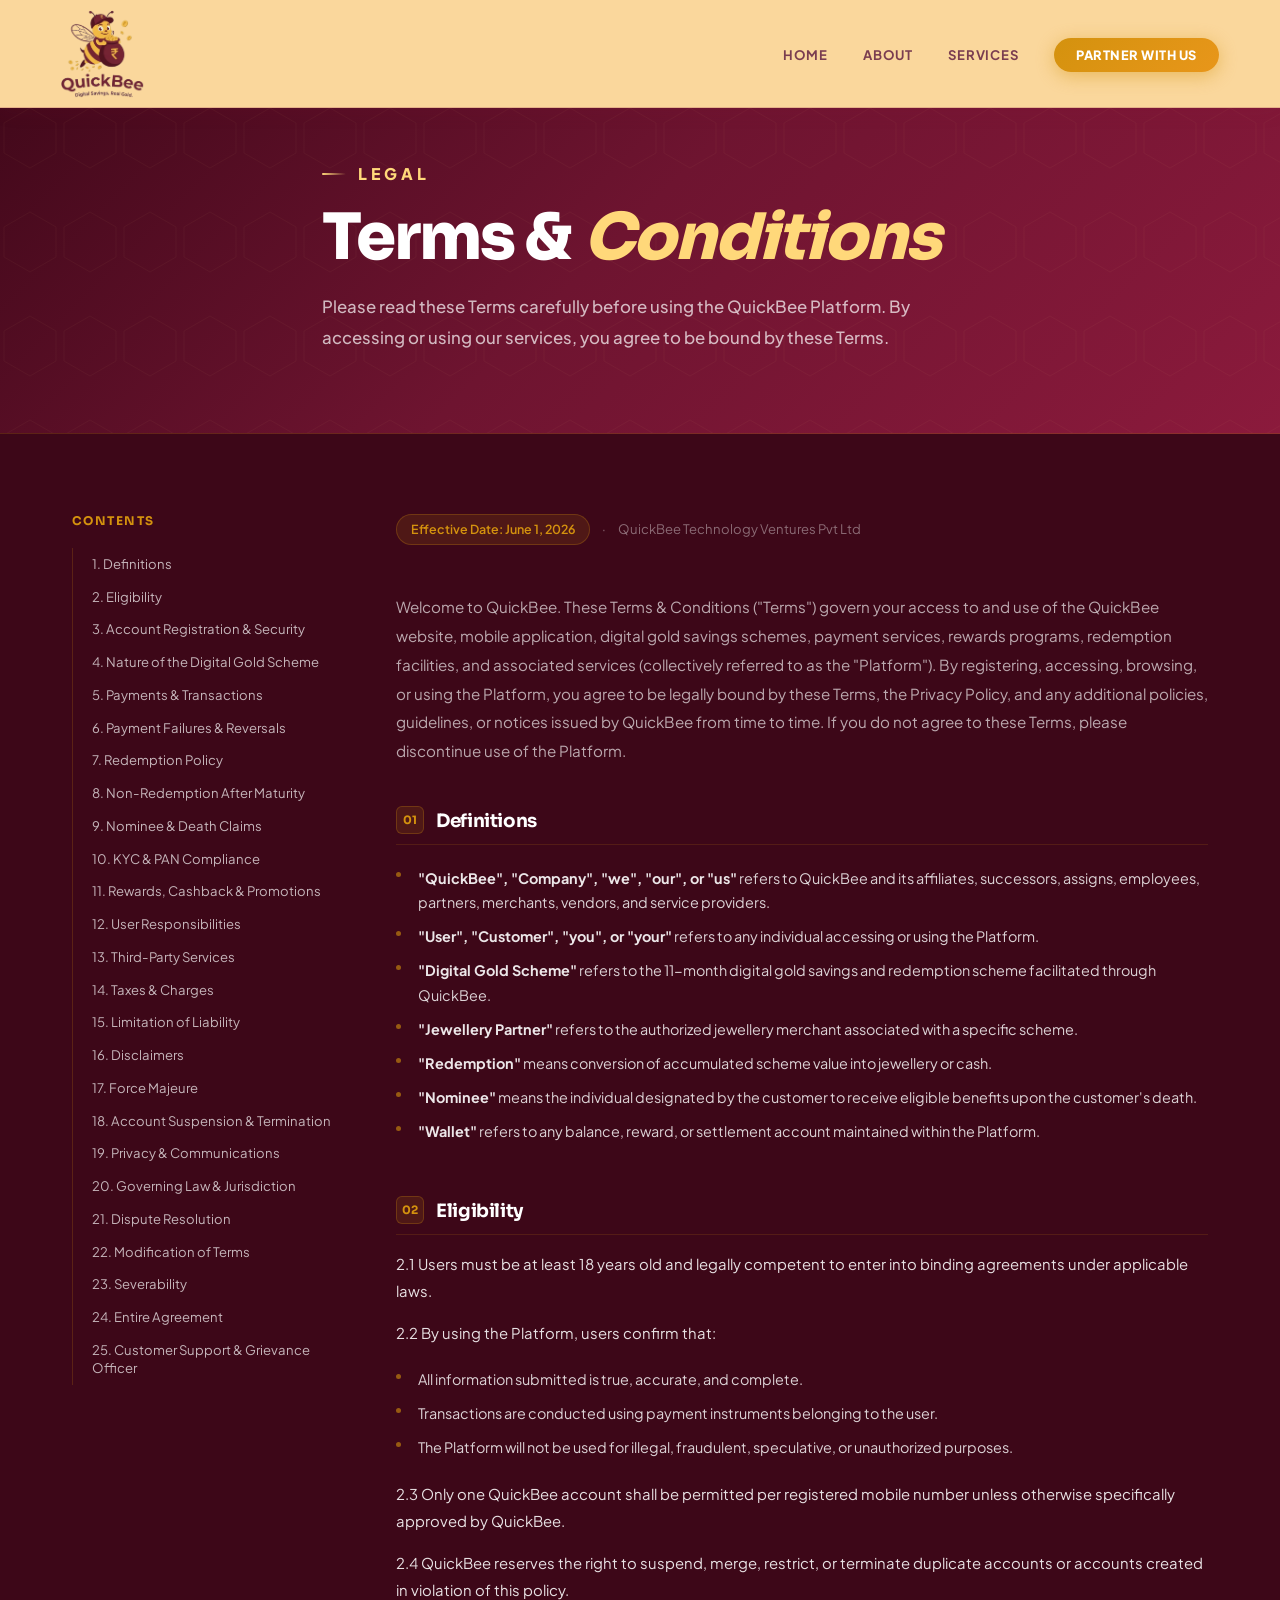
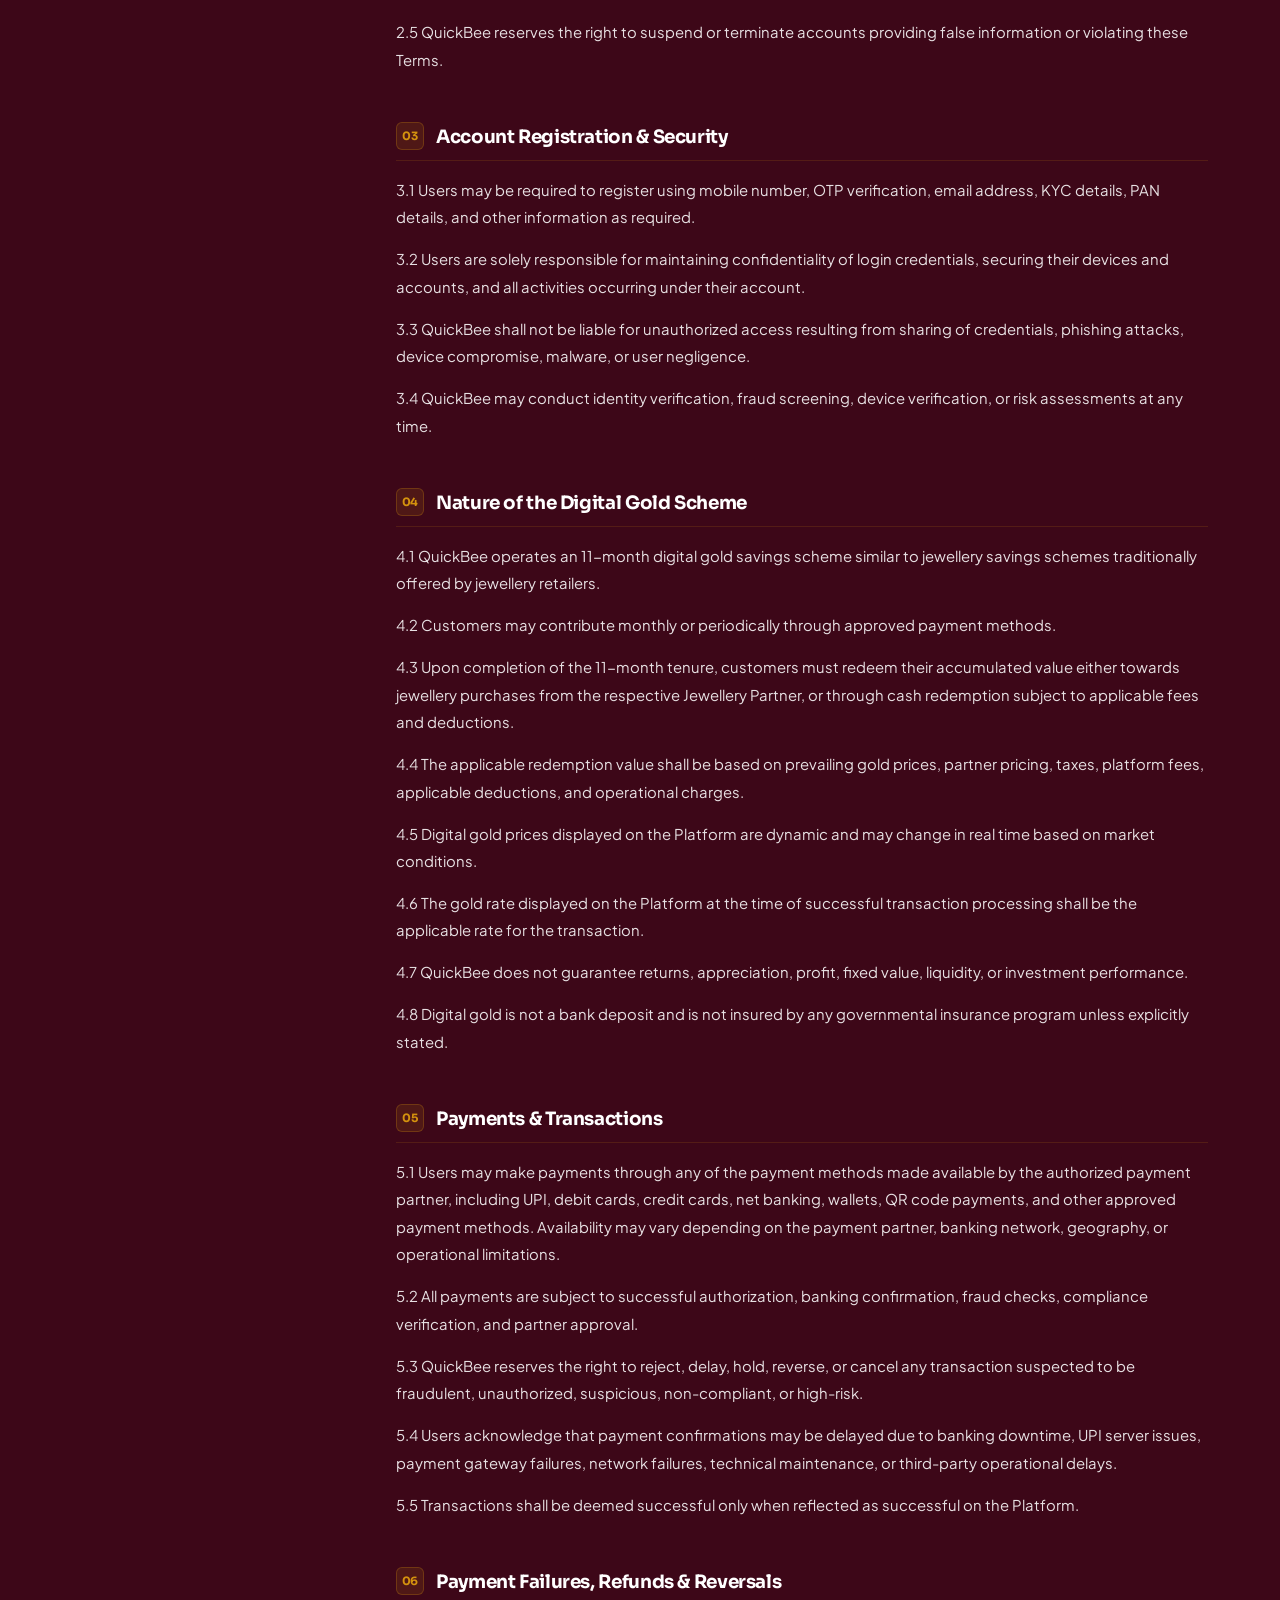
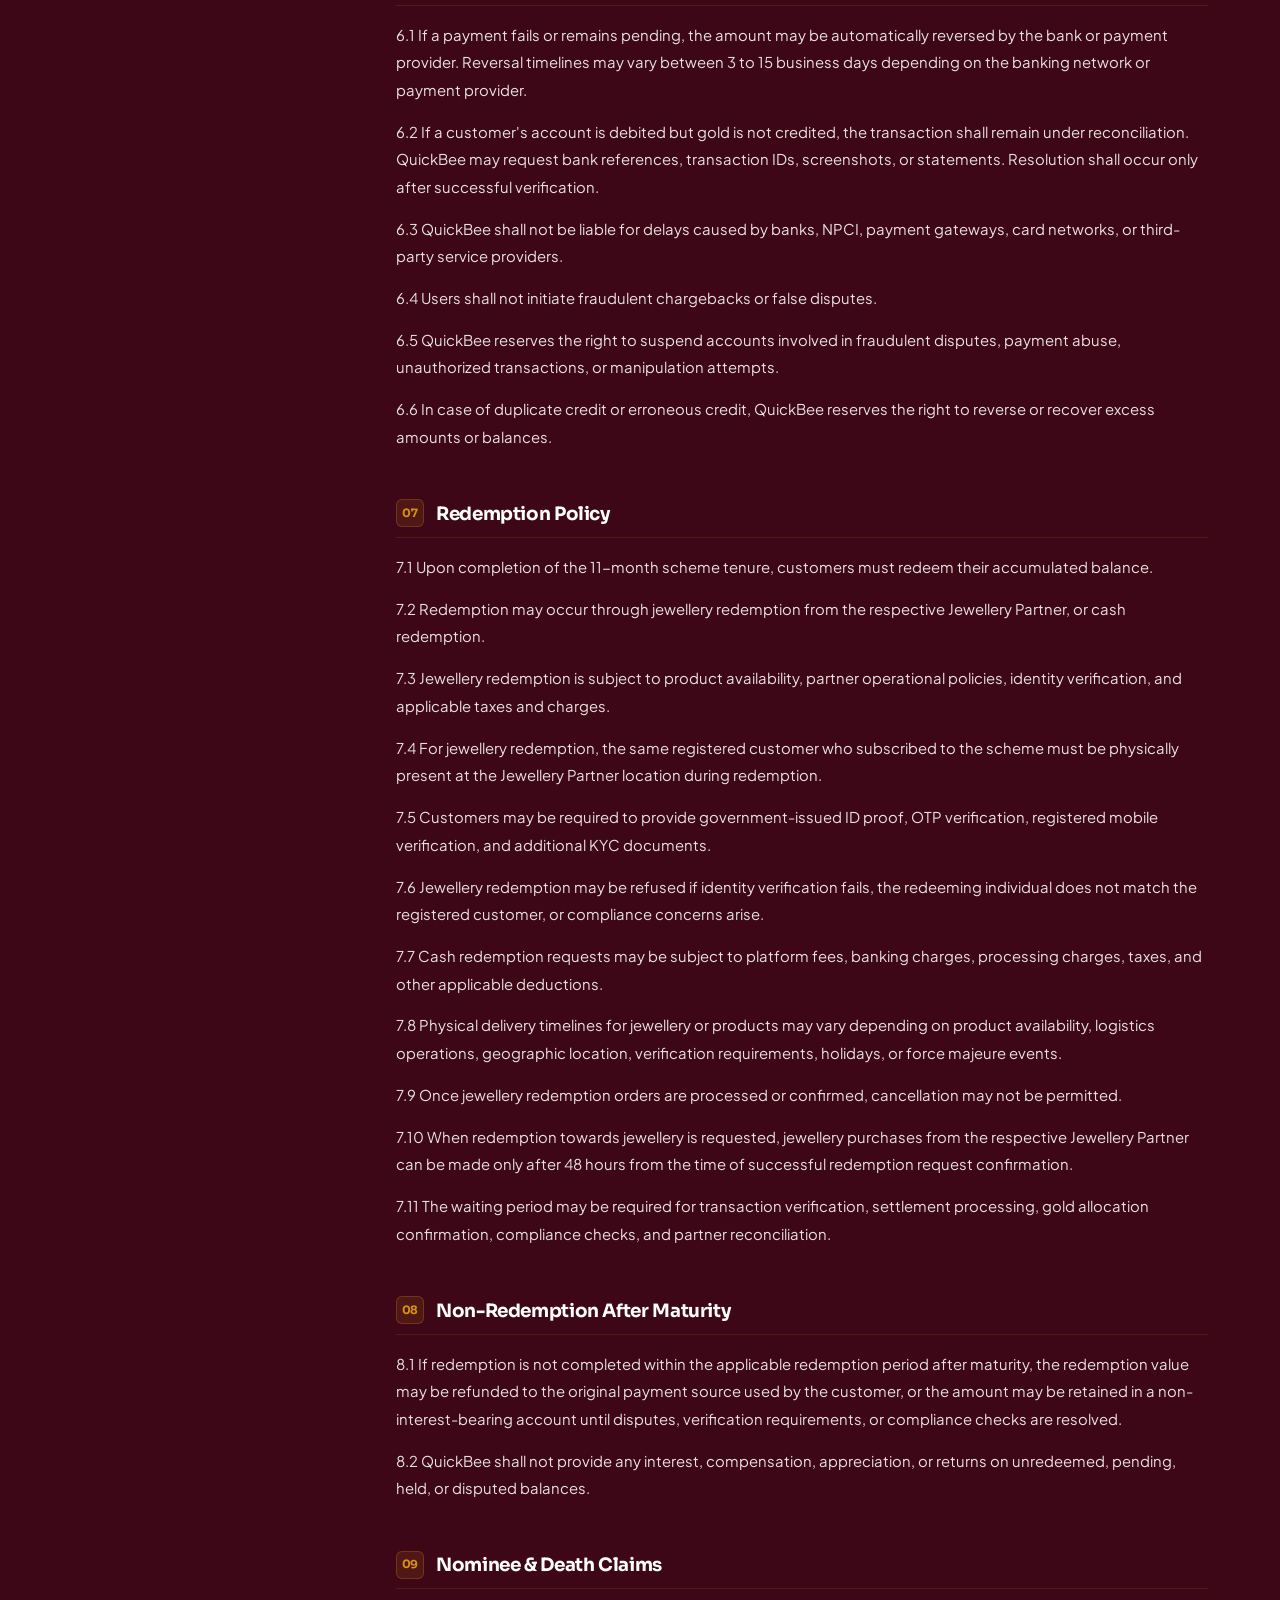
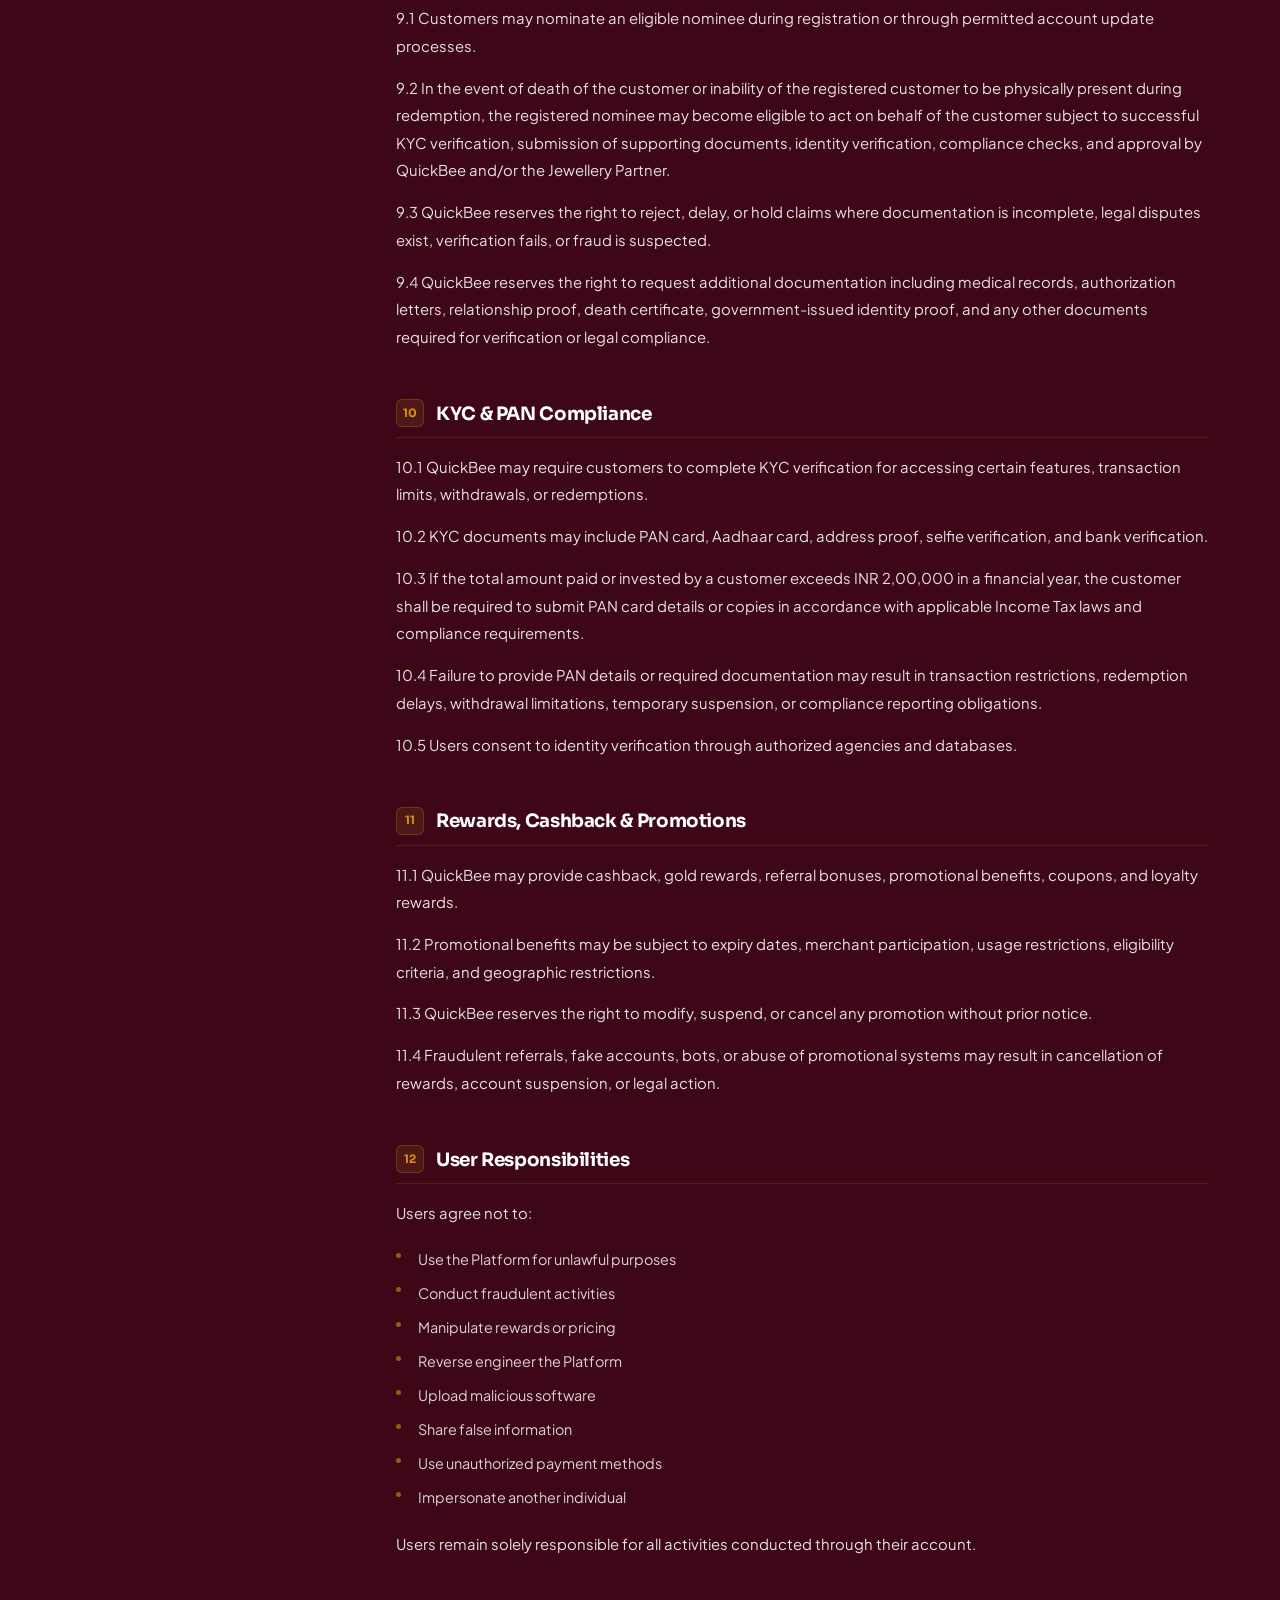
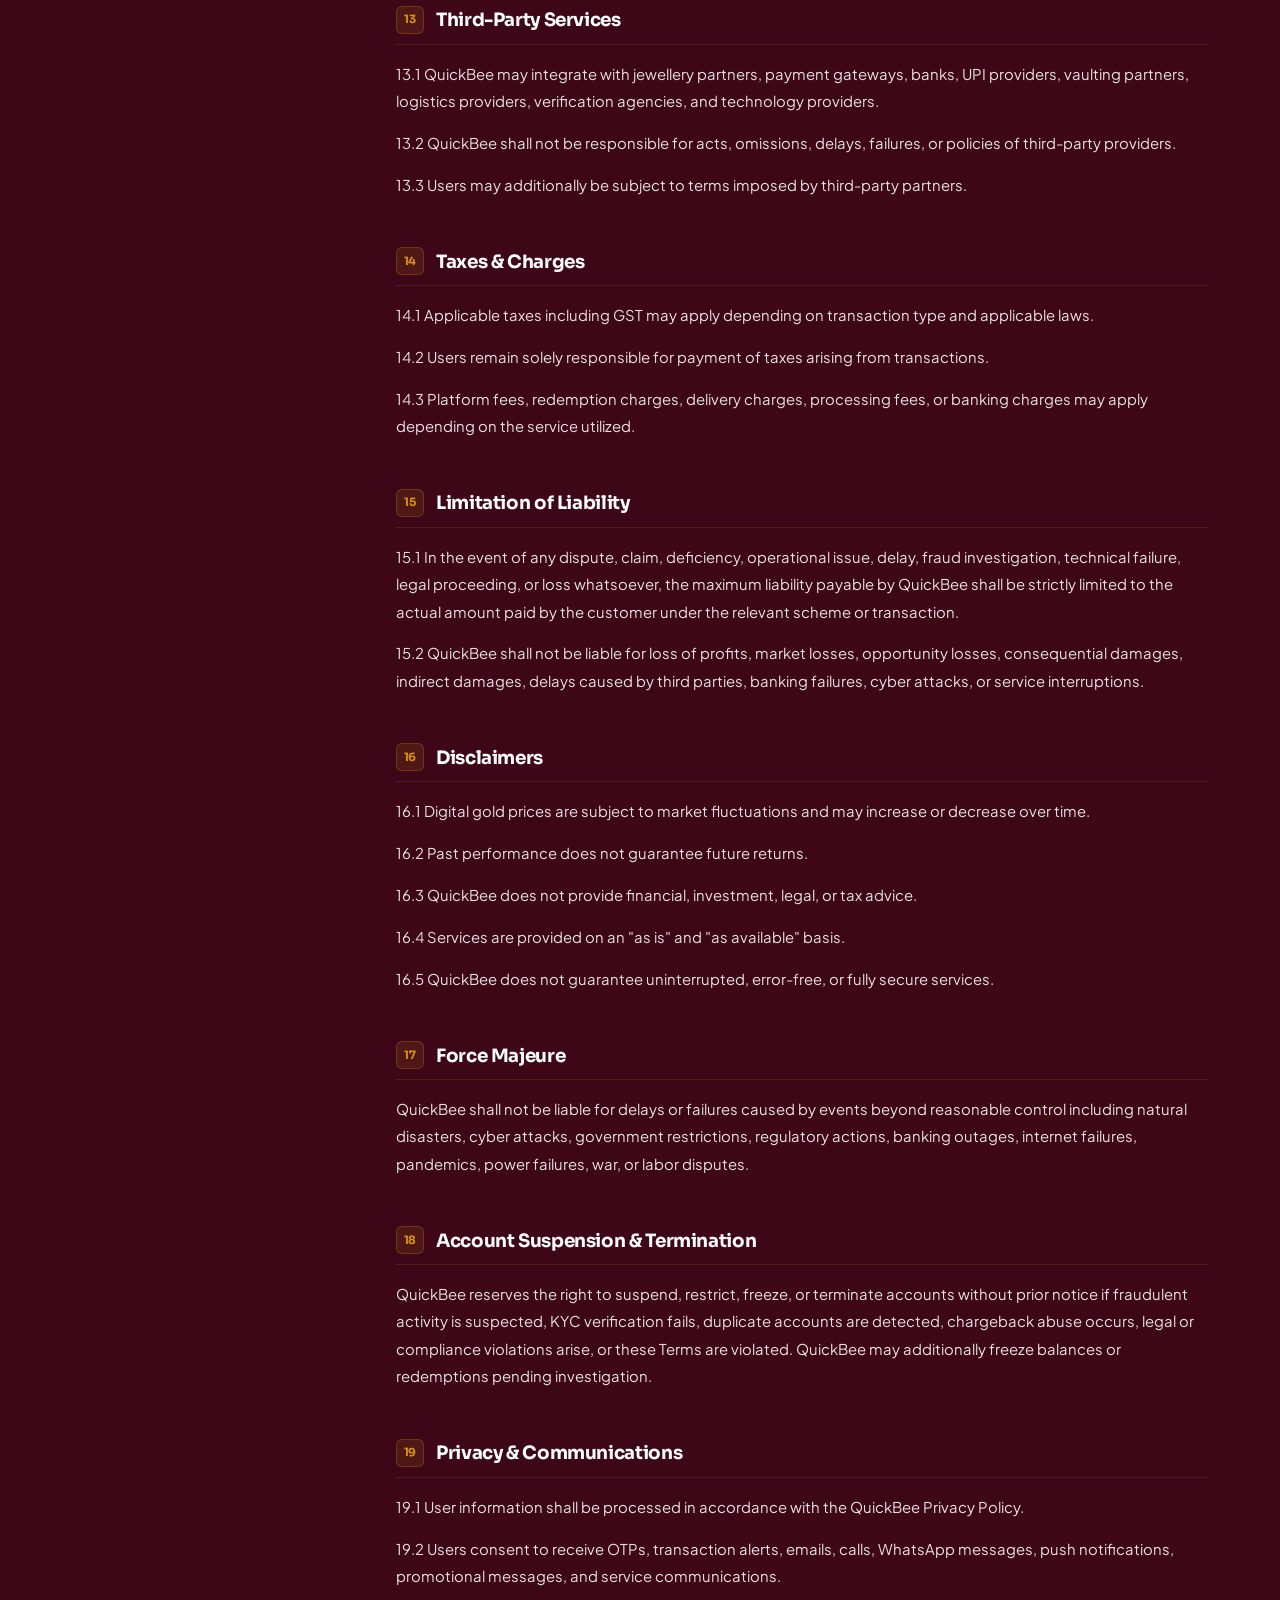
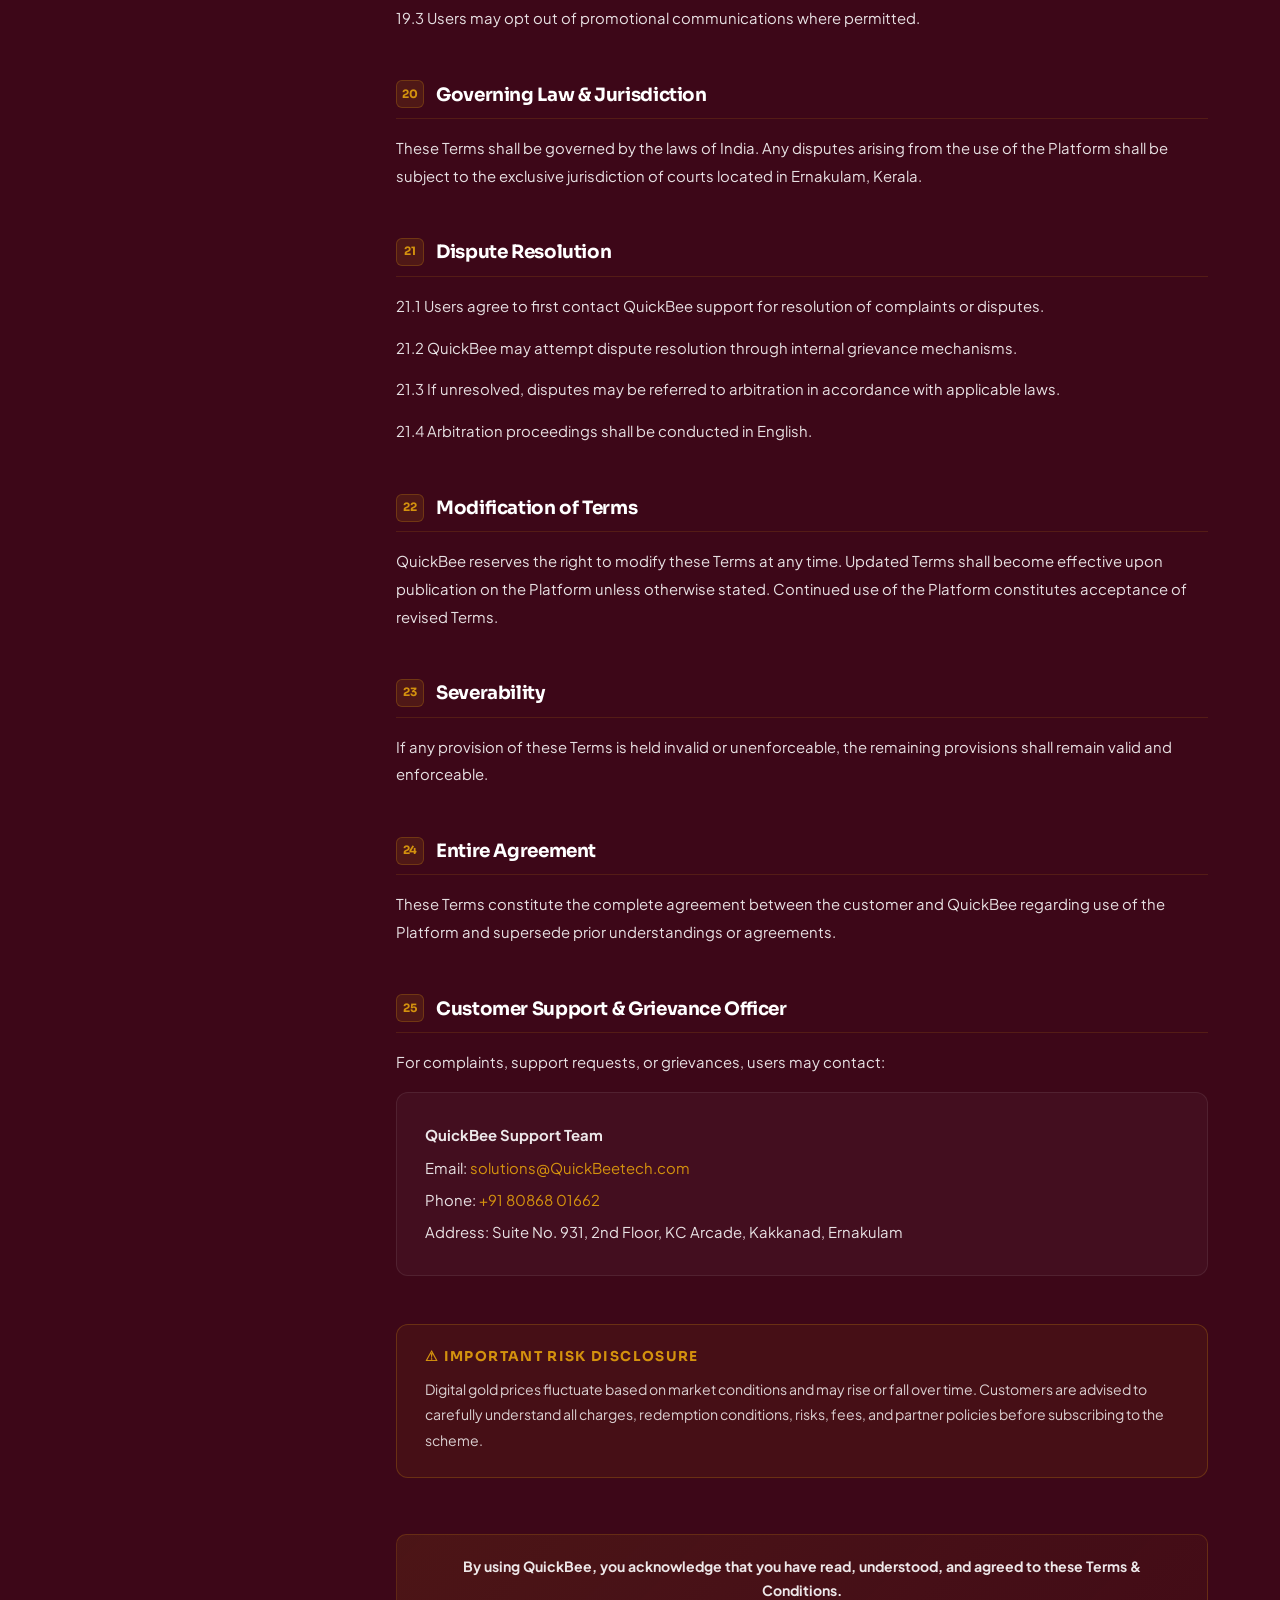
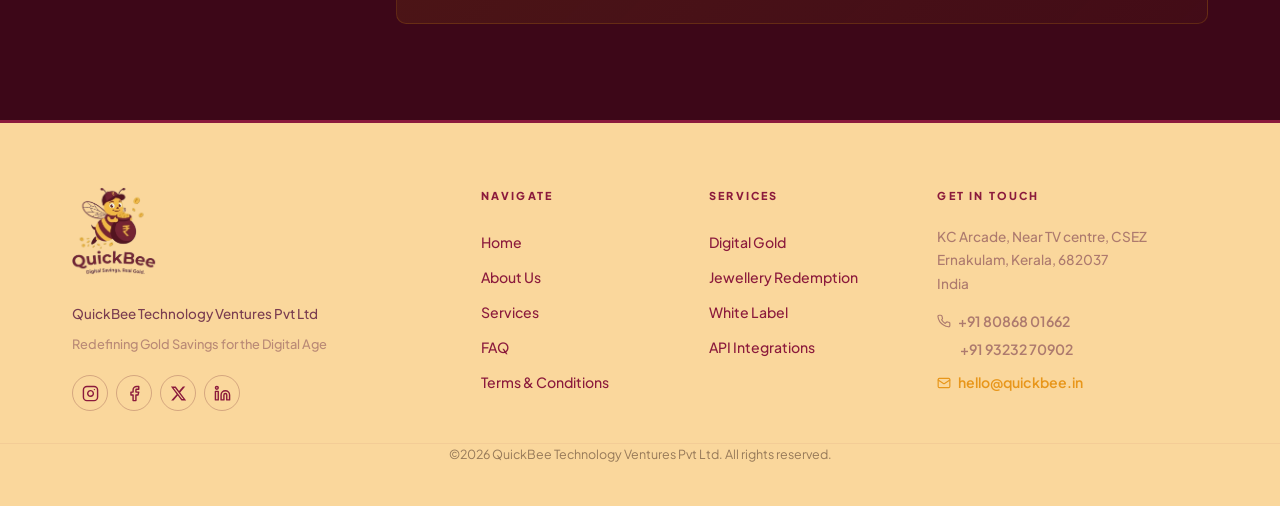
<file: terms.html>
<!DOCTYPE html>
<html lang="en">
<head>
  <meta charset="UTF-8" />
  <meta name="viewport" content="width=device-width, initial-scale=1.0" />
  <title>Terms &amp; Conditions — QuickBee</title>
  <link rel="stylesheet" href="styles.css" />
  <link rel="preconnect" href="https://fonts.googleapis.com">
  <link rel="preconnect" href="https://fonts.gstatic.com" crossorigin>
  <link href="https://fonts.googleapis.com/css2?family=Sora:wght@400;600;700;800&family=Plus+Jakarta+Sans:ital,wght@0,400;0,500;0,600;0,700;0,800;1,500&display=swap" rel="stylesheet">
  <style>
    .terms-body {
      background: var(--maroon-deep, #1a0a0a);
      padding: 5rem 0 6rem;
    }
    .terms-layout {
      display: grid;
      grid-template-columns: 260px 1fr;
      gap: 4rem;
      align-items: start;
    }
    .terms-toc {
      position: sticky;
      top: 100px;
    }
    .terms-toc h3 {
      font-family: 'Sora', sans-serif;
      font-size: 0.75rem;
      font-weight: 700;
      letter-spacing: 0.12em;
      text-transform: uppercase;
      color: var(--gold, #D4920E);
      margin-bottom: 1.25rem;
    }
    .terms-toc ul {
      list-style: none;
      padding: 0;
      margin: 0;
      border-left: 1px solid rgba(212,146,14,0.2);
    }
    .terms-toc ul li a {
      display: block;
      padding: 0.45rem 0 0.45rem 1.1rem;
      font-size: 0.82rem;
      color: rgba(255,255,255,0.70);
      text-decoration: none;
      transition: color 0.2s, border-color 0.2s;
      border-left: 2px solid transparent;
      margin-left: -1px;
      line-height: 1.4;
    }
    .terms-toc ul li a:hover,
    .terms-toc ul li a.active {
      color: var(--gold, #D4920E);
      border-left-color: var(--gold, #D4920E);
    }
    .terms-content {
      color: rgba(255,255,255,0.82);
    }
    .terms-meta {
      display: flex;
      align-items: center;
      gap: 0.75rem;
      margin-bottom: 3rem;
      flex-wrap: wrap;
    }
    .terms-meta span {
      font-size: 0.82rem;
      color: rgba(255,255,255,0.4);
    }
    .terms-meta .badge {
      background: rgba(212,146,14,0.12);
      border: 1px solid rgba(212,146,14,0.25);
      color: var(--gold, #D4920E);
      border-radius: 20px;
      padding: 0.25rem 0.85rem;
      font-size: 0.78rem;
      font-weight: 600;
    }
    .terms-section {
      margin-bottom: 3rem;
      scroll-margin-top: 110px;
    }
    .terms-section h2 {
      font-family: 'Sora', sans-serif;
      font-size: 1.15rem;
      font-weight: 700;
      color: #fff;
      margin-bottom: 1rem;
      padding-bottom: 0.6rem;
      border-bottom: 1px solid rgba(212,146,14,0.15);
      display: flex;
      align-items: center;
      gap: 0.75rem;
    }
    .terms-section h2 .sec-num {
      display: inline-flex;
      align-items: center;
      justify-content: center;
      width: 28px;
      height: 28px;
      background: rgba(212,146,14,0.12);
      border: 1px solid rgba(212,146,14,0.25);
      border-radius: 6px;
      font-size: 0.72rem;
      font-weight: 700;
      color: var(--gold, #D4920E);
      flex-shrink: 0;
      font-family: 'Sora', sans-serif;
    }
    .terms-section p {
      font-size: 0.93rem;
      line-height: 1.85;
      color: rgba(255,255,255,0.88);
      margin-bottom: 0.9rem;
    }
    .terms-section ul {
      list-style: none;
      padding: 0;
      margin: 0.5rem 0 1rem;
    }
    .terms-section ul li {
      font-size: 0.9rem;
      line-height: 1.7;
      color: rgba(255,255,255,0.82);
      padding: 0.3rem 0 0.3rem 1.4rem;
      position: relative;
    }
    .terms-section ul li::before {
      content: '';
      position: absolute;
      left: 0;
      top: 0.72rem;
      width: 5px;
      height: 5px;
      border-radius: 50%;
      background: var(--gold, #D4920E);
      opacity: 0.6;
    }
    .risk-box {
      background: rgba(212,146,14,0.06);
      border: 1px solid rgba(212,146,14,0.25);
      border-radius: 12px;
      padding: 1.5rem 1.75rem;
      margin: 3rem 0;
    }
    .risk-box h3 {
      font-family: 'Sora', sans-serif;
      font-size: 0.85rem;
      font-weight: 700;
      letter-spacing: 0.1em;
      text-transform: uppercase;
      color: var(--gold, #D4920E);
      margin-bottom: 0.75rem;
    }
    .risk-box p {
      font-size: 0.88rem;
      line-height: 1.8;
      color: rgba(255,255,255,0.80);
      margin: 0;
    }
    .contact-card {
      background: rgba(255,255,255,0.03);
      border: 1px solid rgba(255,255,255,0.08);
      border-radius: 12px;
      padding: 1.5rem 1.75rem;
      margin-top: 1rem;
    }
    .contact-card p {
      margin: 0.3rem 0 !important;
    }
    .contact-card a {
      color: var(--gold, #D4920E);
      text-decoration: none;
    }
    .contact-card a:hover { text-decoration: underline; }
    .acceptance-bar {
      background: linear-gradient(135deg, rgba(212,146,14,0.1), rgba(212,146,14,0.04));
      border: 1px solid rgba(212,146,14,0.2);
      border-radius: 10px;
      padding: 1.25rem 1.75rem;
      margin-top: 3.5rem;
      font-size: 0.88rem;
      color: rgba(255,255,255,0.75);
      line-height: 1.7;
      text-align: center;
    }
    .acceptance-bar strong { color: rgba(255,255,255,0.9); }
    @media (max-width: 900px) {
      .terms-layout { grid-template-columns: 1fr; gap: 2rem; }
      .terms-toc { display: none; }
    }
  </style>
</head>
<body>

<!-- NAV -->
<nav class="nav" id="nav">
  <a href="index.html" class="nav-logo">
    <img src="logo.png" alt="QuickBee" class="nav-logo-img">
  </a>
  <ul class="nav-links">
    <li><a href="index.html">Home</a></li>
    <li><a href="about.html">About</a></li>
    <li><a href="services.html">Services</a></li>
    <li><a href="#contact" class="nav-cta">Partner With Us</a></li>
  </ul>
  <button class="hamburger" id="hamburger">
    <span></span><span></span><span></span>
  </button>
</nav>

<!-- PAGE HERO -->
<section class="page-hero">
  <div class="page-hero-bg">
    <div class="gold-orb orb1"></div>
    <div class="gold-orb orb2"></div>
  </div>
  <div class="container page-hero-content">
    <span class="section-label">Legal</span>
    <h1>Terms &amp; <em>Conditions</em></h1>
    <p>Please read these Terms carefully before using the QuickBee Platform. By accessing or using our services, you agree to be bound by these Terms.</p>
  </div>
</section>

<!-- TERMS BODY -->
<div class="terms-body">
  <div class="container">
    <div class="terms-layout">

      <!-- SIDEBAR TOC -->
      <aside class="terms-toc">
        <h3>Contents</h3>
        <ul>
          <li><a href="#s1">1. Definitions</a></li>
          <li><a href="#s2">2. Eligibility</a></li>
          <li><a href="#s3">3. Account Registration &amp; Security</a></li>
          <li><a href="#s4">4. Nature of the Digital Gold Scheme</a></li>
          <li><a href="#s5">5. Payments &amp; Transactions</a></li>
          <li><a href="#s6">6. Payment Failures &amp; Reversals</a></li>
          <li><a href="#s7">7. Redemption Policy</a></li>
          <li><a href="#s8">8. Non-Redemption After Maturity</a></li>
          <li><a href="#s9">9. Nominee &amp; Death Claims</a></li>
          <li><a href="#s10">10. KYC &amp; PAN Compliance</a></li>
          <li><a href="#s11">11. Rewards, Cashback &amp; Promotions</a></li>
          <li><a href="#s12">12. User Responsibilities</a></li>
          <li><a href="#s13">13. Third-Party Services</a></li>
          <li><a href="#s14">14. Taxes &amp; Charges</a></li>
          <li><a href="#s15">15. Limitation of Liability</a></li>
          <li><a href="#s16">16. Disclaimers</a></li>
          <li><a href="#s17">17. Force Majeure</a></li>
          <li><a href="#s18">18. Account Suspension &amp; Termination</a></li>
          <li><a href="#s19">19. Privacy &amp; Communications</a></li>
          <li><a href="#s20">20. Governing Law &amp; Jurisdiction</a></li>
          <li><a href="#s21">21. Dispute Resolution</a></li>
          <li><a href="#s22">22. Modification of Terms</a></li>
          <li><a href="#s23">23. Severability</a></li>
          <li><a href="#s24">24. Entire Agreement</a></li>
          <li><a href="#s25">25. Customer Support &amp; Grievance Officer</a></li>
        </ul>
      </aside>

      <!-- MAIN CONTENT -->
      <main class="terms-content">

        <div class="terms-meta">
          <span class="badge">Effective Date: June 1, 2026</span>
          <span>·</span>
          <span>QuickBee Technology Ventures Pvt Ltd</span>
        </div>

        <p style="font-size:0.95rem; line-height:1.9; color:rgba(255,255,255,0.65); margin-bottom:2.5rem;">
          Welcome to QuickBee. These Terms &amp; Conditions ("Terms") govern your access to and use of the QuickBee website, mobile application, digital gold savings schemes, payment services, rewards programs, redemption facilities, and associated services (collectively referred to as the "Platform"). By registering, accessing, browsing, or using the Platform, you agree to be legally bound by these Terms, the Privacy Policy, and any additional policies, guidelines, or notices issued by QuickBee from time to time. If you do not agree to these Terms, please discontinue use of the Platform.
        </p>

        <!-- 1 -->
        <div class="terms-section" id="s1">
          <h2><span class="sec-num">01</span> Definitions</h2>
          <ul>
            <li><strong style="color:rgba(255,255,255,0.9)">"QuickBee", "Company", "we", "our", or "us"</strong> refers to QuickBee and its affiliates, successors, assigns, employees, partners, merchants, vendors, and service providers.</li>
            <li><strong style="color:rgba(255,255,255,0.9)">"User", "Customer", "you", or "your"</strong> refers to any individual accessing or using the Platform.</li>
            <li><strong style="color:rgba(255,255,255,0.9)">"Digital Gold Scheme"</strong> refers to the 11-month digital gold savings and redemption scheme facilitated through QuickBee.</li>
            <li><strong style="color:rgba(255,255,255,0.9)">"Jewellery Partner"</strong> refers to the authorized jewellery merchant associated with a specific scheme.</li>
            <li><strong style="color:rgba(255,255,255,0.9)">"Redemption"</strong> means conversion of accumulated scheme value into jewellery or cash.</li>
            <li><strong style="color:rgba(255,255,255,0.9)">"Nominee"</strong> means the individual designated by the customer to receive eligible benefits upon the customer's death.</li>
            <li><strong style="color:rgba(255,255,255,0.9)">"Wallet"</strong> refers to any balance, reward, or settlement account maintained within the Platform.</li>
          </ul>
        </div>

        <!-- 2 -->
        <div class="terms-section" id="s2">
          <h2><span class="sec-num">02</span> Eligibility</h2>
          <p>2.1 Users must be at least 18 years old and legally competent to enter into binding agreements under applicable laws.</p>
          <p>2.2 By using the Platform, users confirm that:</p>
          <ul>
            <li>All information submitted is true, accurate, and complete.</li>
            <li>Transactions are conducted using payment instruments belonging to the user.</li>
            <li>The Platform will not be used for illegal, fraudulent, speculative, or unauthorized purposes.</li>
          </ul>
          <p>2.3 Only one QuickBee account shall be permitted per registered mobile number unless otherwise specifically approved by QuickBee.</p>
          <p>2.4 QuickBee reserves the right to suspend, merge, restrict, or terminate duplicate accounts or accounts created in violation of this policy.</p>
          <p>2.5 QuickBee reserves the right to suspend or terminate accounts providing false information or violating these Terms.</p>
        </div>

        <!-- 3 -->
        <div class="terms-section" id="s3">
          <h2><span class="sec-num">03</span> Account Registration &amp; Security</h2>
          <p>3.1 Users may be required to register using mobile number, OTP verification, email address, KYC details, PAN details, and other information as required.</p>
          <p>3.2 Users are solely responsible for maintaining confidentiality of login credentials, securing their devices and accounts, and all activities occurring under their account.</p>
          <p>3.3 QuickBee shall not be liable for unauthorized access resulting from sharing of credentials, phishing attacks, device compromise, malware, or user negligence.</p>
          <p>3.4 QuickBee may conduct identity verification, fraud screening, device verification, or risk assessments at any time.</p>
        </div>

        <!-- 4 -->
        <div class="terms-section" id="s4">
          <h2><span class="sec-num">04</span> Nature of the Digital Gold Scheme</h2>
          <p>4.1 QuickBee operates an 11-month digital gold savings scheme similar to jewellery savings schemes traditionally offered by jewellery retailers.</p>
          <p>4.2 Customers may contribute monthly or periodically through approved payment methods.</p>
          <p>4.3 Upon completion of the 11-month tenure, customers must redeem their accumulated value either towards jewellery purchases from the respective Jewellery Partner, or through cash redemption subject to applicable fees and deductions.</p>
          <p>4.4 The applicable redemption value shall be based on prevailing gold prices, partner pricing, taxes, platform fees, applicable deductions, and operational charges.</p>
          <p>4.5 Digital gold prices displayed on the Platform are dynamic and may change in real time based on market conditions.</p>
          <p>4.6 The gold rate displayed on the Platform at the time of successful transaction processing shall be the applicable rate for the transaction.</p>
          <p>4.7 QuickBee does not guarantee returns, appreciation, profit, fixed value, liquidity, or investment performance.</p>
          <p>4.8 Digital gold is not a bank deposit and is not insured by any governmental insurance program unless explicitly stated.</p>
        </div>

        <!-- 5 -->
        <div class="terms-section" id="s5">
          <h2><span class="sec-num">05</span> Payments &amp; Transactions</h2>
          <p>5.1 Users may make payments through any of the payment methods made available by the authorized payment partner, including UPI, debit cards, credit cards, net banking, wallets, QR code payments, and other approved payment methods. Availability may vary depending on the payment partner, banking network, geography, or operational limitations.</p>
          <p>5.2 All payments are subject to successful authorization, banking confirmation, fraud checks, compliance verification, and partner approval.</p>
          <p>5.3 QuickBee reserves the right to reject, delay, hold, reverse, or cancel any transaction suspected to be fraudulent, unauthorized, suspicious, non-compliant, or high-risk.</p>
          <p>5.4 Users acknowledge that payment confirmations may be delayed due to banking downtime, UPI server issues, payment gateway failures, network failures, technical maintenance, or third-party operational delays.</p>
          <p>5.5 Transactions shall be deemed successful only when reflected as successful on the Platform.</p>
        </div>

        <!-- 6 -->
        <div class="terms-section" id="s6">
          <h2><span class="sec-num">06</span> Payment Failures, Refunds &amp; Reversals</h2>
          <p>6.1 If a payment fails or remains pending, the amount may be automatically reversed by the bank or payment provider. Reversal timelines may vary between 3 to 15 business days depending on the banking network or payment provider.</p>
          <p>6.2 If a customer's account is debited but gold is not credited, the transaction shall remain under reconciliation. QuickBee may request bank references, transaction IDs, screenshots, or statements. Resolution shall occur only after successful verification.</p>
          <p>6.3 QuickBee shall not be liable for delays caused by banks, NPCI, payment gateways, card networks, or third-party service providers.</p>
          <p>6.4 Users shall not initiate fraudulent chargebacks or false disputes.</p>
          <p>6.5 QuickBee reserves the right to suspend accounts involved in fraudulent disputes, payment abuse, unauthorized transactions, or manipulation attempts.</p>
          <p>6.6 In case of duplicate credit or erroneous credit, QuickBee reserves the right to reverse or recover excess amounts or balances.</p>
        </div>

        <!-- 7 -->
        <div class="terms-section" id="s7">
          <h2><span class="sec-num">07</span> Redemption Policy</h2>
          <p>7.1 Upon completion of the 11-month scheme tenure, customers must redeem their accumulated balance.</p>
          <p>7.2 Redemption may occur through jewellery redemption from the respective Jewellery Partner, or cash redemption.</p>
          <p>7.3 Jewellery redemption is subject to product availability, partner operational policies, identity verification, and applicable taxes and charges.</p>
          <p>7.4 For jewellery redemption, the same registered customer who subscribed to the scheme must be physically present at the Jewellery Partner location during redemption.</p>
          <p>7.5 Customers may be required to provide government-issued ID proof, OTP verification, registered mobile verification, and additional KYC documents.</p>
          <p>7.6 Jewellery redemption may be refused if identity verification fails, the redeeming individual does not match the registered customer, or compliance concerns arise.</p>
          <p>7.7 Cash redemption requests may be subject to platform fees, banking charges, processing charges, taxes, and other applicable deductions.</p>
          <p>7.8 Physical delivery timelines for jewellery or products may vary depending on product availability, logistics operations, geographic location, verification requirements, holidays, or force majeure events.</p>
          <p>7.9 Once jewellery redemption orders are processed or confirmed, cancellation may not be permitted.</p>
          <p>7.10 When redemption towards jewellery is requested, jewellery purchases from the respective Jewellery Partner can be made only after 48 hours from the time of successful redemption request confirmation.</p>
          <p>7.11 The waiting period may be required for transaction verification, settlement processing, gold allocation confirmation, compliance checks, and partner reconciliation.</p>
        </div>

        <!-- 8 -->
        <div class="terms-section" id="s8">
          <h2><span class="sec-num">08</span> Non-Redemption After Maturity</h2>
          <p>8.1 If redemption is not completed within the applicable redemption period after maturity, the redemption value may be refunded to the original payment source used by the customer, or the amount may be retained in a non-interest-bearing account until disputes, verification requirements, or compliance checks are resolved.</p>
          <p>8.2 QuickBee shall not provide any interest, compensation, appreciation, or returns on unredeemed, pending, held, or disputed balances.</p>
        </div>

        <!-- 9 -->
        <div class="terms-section" id="s9">
          <h2><span class="sec-num">09</span> Nominee &amp; Death Claims</h2>
          <p>9.1 Customers may nominate an eligible nominee during registration or through permitted account update processes.</p>
          <p>9.2 In the event of death of the customer or inability of the registered customer to be physically present during redemption, the registered nominee may become eligible to act on behalf of the customer subject to successful KYC verification, submission of supporting documents, identity verification, compliance checks, and approval by QuickBee and/or the Jewellery Partner.</p>
          <p>9.3 QuickBee reserves the right to reject, delay, or hold claims where documentation is incomplete, legal disputes exist, verification fails, or fraud is suspected.</p>
          <p>9.4 QuickBee reserves the right to request additional documentation including medical records, authorization letters, relationship proof, death certificate, government-issued identity proof, and any other documents required for verification or legal compliance.</p>
        </div>

        <!-- 10 -->
        <div class="terms-section" id="s10">
          <h2><span class="sec-num">10</span> KYC &amp; PAN Compliance</h2>
          <p>10.1 QuickBee may require customers to complete KYC verification for accessing certain features, transaction limits, withdrawals, or redemptions.</p>
          <p>10.2 KYC documents may include PAN card, Aadhaar card, address proof, selfie verification, and bank verification.</p>
          <p>10.3 If the total amount paid or invested by a customer exceeds INR 2,00,000 in a financial year, the customer shall be required to submit PAN card details or copies in accordance with applicable Income Tax laws and compliance requirements.</p>
          <p>10.4 Failure to provide PAN details or required documentation may result in transaction restrictions, redemption delays, withdrawal limitations, temporary suspension, or compliance reporting obligations.</p>
          <p>10.5 Users consent to identity verification through authorized agencies and databases.</p>
        </div>

        <!-- 11 -->
        <div class="terms-section" id="s11">
          <h2><span class="sec-num">11</span> Rewards, Cashback &amp; Promotions</h2>
          <p>11.1 QuickBee may provide cashback, gold rewards, referral bonuses, promotional benefits, coupons, and loyalty rewards.</p>
          <p>11.2 Promotional benefits may be subject to expiry dates, merchant participation, usage restrictions, eligibility criteria, and geographic restrictions.</p>
          <p>11.3 QuickBee reserves the right to modify, suspend, or cancel any promotion without prior notice.</p>
          <p>11.4 Fraudulent referrals, fake accounts, bots, or abuse of promotional systems may result in cancellation of rewards, account suspension, or legal action.</p>
        </div>

        <!-- 12 -->
        <div class="terms-section" id="s12">
          <h2><span class="sec-num">12</span> User Responsibilities</h2>
          <p>Users agree not to:</p>
          <ul>
            <li>Use the Platform for unlawful purposes</li>
            <li>Conduct fraudulent activities</li>
            <li>Manipulate rewards or pricing</li>
            <li>Reverse engineer the Platform</li>
            <li>Upload malicious software</li>
            <li>Share false information</li>
            <li>Use unauthorized payment methods</li>
            <li>Impersonate another individual</li>
          </ul>
          <p>Users remain solely responsible for all activities conducted through their account.</p>
        </div>

        <!-- 13 -->
        <div class="terms-section" id="s13">
          <h2><span class="sec-num">13</span> Third-Party Services</h2>
          <p>13.1 QuickBee may integrate with jewellery partners, payment gateways, banks, UPI providers, vaulting partners, logistics providers, verification agencies, and technology providers.</p>
          <p>13.2 QuickBee shall not be responsible for acts, omissions, delays, failures, or policies of third-party providers.</p>
          <p>13.3 Users may additionally be subject to terms imposed by third-party partners.</p>
        </div>

        <!-- 14 -->
        <div class="terms-section" id="s14">
          <h2><span class="sec-num">14</span> Taxes &amp; Charges</h2>
          <p>14.1 Applicable taxes including GST may apply depending on transaction type and applicable laws.</p>
          <p>14.2 Users remain solely responsible for payment of taxes arising from transactions.</p>
          <p>14.3 Platform fees, redemption charges, delivery charges, processing fees, or banking charges may apply depending on the service utilized.</p>
        </div>

        <!-- 15 -->
        <div class="terms-section" id="s15">
          <h2><span class="sec-num">15</span> Limitation of Liability</h2>
          <p>15.1 In the event of any dispute, claim, deficiency, operational issue, delay, fraud investigation, technical failure, legal proceeding, or loss whatsoever, the maximum liability payable by QuickBee shall be strictly limited to the actual amount paid by the customer under the relevant scheme or transaction.</p>
          <p>15.2 QuickBee shall not be liable for loss of profits, market losses, opportunity losses, consequential damages, indirect damages, delays caused by third parties, banking failures, cyber attacks, or service interruptions.</p>
        </div>

        <!-- 16 -->
        <div class="terms-section" id="s16">
          <h2><span class="sec-num">16</span> Disclaimers</h2>
          <p>16.1 Digital gold prices are subject to market fluctuations and may increase or decrease over time.</p>
          <p>16.2 Past performance does not guarantee future returns.</p>
          <p>16.3 QuickBee does not provide financial, investment, legal, or tax advice.</p>
          <p>16.4 Services are provided on an "as is" and "as available" basis.</p>
          <p>16.5 QuickBee does not guarantee uninterrupted, error-free, or fully secure services.</p>
        </div>

        <!-- 17 -->
        <div class="terms-section" id="s17">
          <h2><span class="sec-num">17</span> Force Majeure</h2>
          <p>QuickBee shall not be liable for delays or failures caused by events beyond reasonable control including natural disasters, cyber attacks, government restrictions, regulatory actions, banking outages, internet failures, pandemics, power failures, war, or labor disputes.</p>
        </div>

        <!-- 18 -->
        <div class="terms-section" id="s18">
          <h2><span class="sec-num">18</span> Account Suspension &amp; Termination</h2>
          <p>QuickBee reserves the right to suspend, restrict, freeze, or terminate accounts without prior notice if fraudulent activity is suspected, KYC verification fails, duplicate accounts are detected, chargeback abuse occurs, legal or compliance violations arise, or these Terms are violated. QuickBee may additionally freeze balances or redemptions pending investigation.</p>
        </div>

        <!-- 19 -->
        <div class="terms-section" id="s19">
          <h2><span class="sec-num">19</span> Privacy &amp; Communications</h2>
          <p>19.1 User information shall be processed in accordance with the QuickBee Privacy Policy.</p>
          <p>19.2 Users consent to receive OTPs, transaction alerts, emails, calls, WhatsApp messages, push notifications, promotional messages, and service communications.</p>
          <p>19.3 Users may opt out of promotional communications where permitted.</p>
        </div>

        <!-- 20 -->
        <div class="terms-section" id="s20">
          <h2><span class="sec-num">20</span> Governing Law &amp; Jurisdiction</h2>
          <p>These Terms shall be governed by the laws of India. Any disputes arising from the use of the Platform shall be subject to the exclusive jurisdiction of courts located in Ernakulam, Kerala.</p>
        </div>

        <!-- 21 -->
        <div class="terms-section" id="s21">
          <h2><span class="sec-num">21</span> Dispute Resolution</h2>
          <p>21.1 Users agree to first contact QuickBee support for resolution of complaints or disputes.</p>
          <p>21.2 QuickBee may attempt dispute resolution through internal grievance mechanisms.</p>
          <p>21.3 If unresolved, disputes may be referred to arbitration in accordance with applicable laws.</p>
          <p>21.4 Arbitration proceedings shall be conducted in English.</p>
        </div>

        <!-- 22 -->
        <div class="terms-section" id="s22">
          <h2><span class="sec-num">22</span> Modification of Terms</h2>
          <p>QuickBee reserves the right to modify these Terms at any time. Updated Terms shall become effective upon publication on the Platform unless otherwise stated. Continued use of the Platform constitutes acceptance of revised Terms.</p>
        </div>

        <!-- 23 -->
        <div class="terms-section" id="s23">
          <h2><span class="sec-num">23</span> Severability</h2>
          <p>If any provision of these Terms is held invalid or unenforceable, the remaining provisions shall remain valid and enforceable.</p>
        </div>

        <!-- 24 -->
        <div class="terms-section" id="s24">
          <h2><span class="sec-num">24</span> Entire Agreement</h2>
          <p>These Terms constitute the complete agreement between the customer and QuickBee regarding use of the Platform and supersede prior understandings or agreements.</p>
        </div>

        <!-- 25 -->
        <div class="terms-section" id="s25">
          <h2><span class="sec-num">25</span> Customer Support &amp; Grievance Officer</h2>
          <p>For complaints, support requests, or grievances, users may contact:</p>
          <div class="contact-card">
            <p><strong style="color:rgba(255,255,255,0.9)">QuickBee Support Team</strong></p>
            <p>Email: <a href="mailto:solutions@QuickBeetech.com">solutions@QuickBeetech.com</a></p>
            <p>Phone: <a href="tel:+918086801662">+91 80868 01662</a></p>
            <p>Address: Suite No. 931, 2nd Floor, KC Arcade, Kakkanad, Ernakulam</p>
          </div>
        </div>

        <!-- Risk Disclosure -->
        <div class="risk-box">
          <h3>⚠ Important Risk Disclosure</h3>
          <p>Digital gold prices fluctuate based on market conditions and may rise or fall over time. Customers are advised to carefully understand all charges, redemption conditions, risks, fees, and partner policies before subscribing to the scheme.</p>
        </div>

        <!-- Acceptance Bar -->
        <div class="acceptance-bar">
          <strong>By using QuickBee, you acknowledge that you have read, understood, and agreed to these Terms &amp; Conditions.</strong>
        </div>

      </main>
    </div><!-- /terms-layout -->
  </div><!-- /container -->
</div><!-- /terms-body -->

<!-- FOOTER -->
<footer class="footer">
  <div class="container footer-grid">
    <div class="footer-brand">
      <a href="index.html" class="nav-logo">
        <img src="logo.png" alt="QuickBee" class="nav-logo-img">
      </a>
      <p>QuickBee Technology Ventures Pvt Ltd</p>
      <p style="margin-top:0.5rem; font-size:0.8rem; opacity:0.5">Redefining Gold Savings for the Digital Age</p>
      <div class="footer-social">
        <a href="" target="_blank" rel="noopener" aria-label="Instagram">
          <svg xmlns="http://www.w3.org/2000/svg" width="17" height="17" viewBox="0 0 24 24" fill="none" stroke="currentColor" stroke-width="2" stroke-linecap="round" stroke-linejoin="round"><rect x="2" y="2" width="20" height="20" rx="5" ry="5"/><path d="M16 11.37A4 4 0 1 1 12.63 8 4 4 0 0 1 16 11.37z"/><line x1="17.5" y1="6.5" x2="17.51" y2="6.5"/></svg>
        </a>
        <a href="" target="_blank" rel="noopener" aria-label="Facebook">
          <svg xmlns="http://www.w3.org/2000/svg" width="17" height="17" viewBox="0 0 24 24" fill="none" stroke="currentColor" stroke-width="2" stroke-linecap="round" stroke-linejoin="round"><path d="M18 2h-3a5 5 0 0 0-5 5v3H7v4h3v8h4v-8h3l1-4h-4V7a1 1 0 0 1 1-1h3z"/></svg>
        </a>
        <a href="" target="_blank" rel="noopener" aria-label="X (Twitter)">
          <svg xmlns="http://www.w3.org/2000/svg" width="17" height="17" viewBox="0 0 24 24" fill="currentColor"><path d="M18.244 2.25h3.308l-7.227 8.26 8.502 11.24H16.17l-5.214-6.817L4.99 21.75H1.68l7.73-8.835L1.254 2.25H8.08l4.713 6.231zm-1.161 17.52h1.833L7.084 4.126H5.117z"/></svg>
        </a>
        <a href="" target="_blank" rel="noopener" aria-label="LinkedIn">
          <svg xmlns="http://www.w3.org/2000/svg" width="17" height="17" viewBox="0 0 24 24" fill="none" stroke="currentColor" stroke-width="2" stroke-linecap="round" stroke-linejoin="round"><path d="M16 8a6 6 0 0 1 6 6v7h-4v-7a2 2 0 0 0-2-2 2 2 0 0 0-2 2v7h-4v-7a6 6 0 0 1 6-6z"/><rect x="2" y="9" width="4" height="12"/><circle cx="4" cy="4" r="2"/></svg>
        </a>
      </div>
    </div>
    <div class="footer-links">
      <h4>Navigate</h4>
      <a href="index.html">Home</a>
      <a href="about.html">About Us</a>
      <a href="services.html">Services</a>
	  <a href="faq.html">FAQ</a>
      <a href="terms.html">Terms &amp; Conditions</a>
    </div>
    <div class="footer-links">
      <h4>Services</h4>
      <a href="services.html">Digital Gold</a>
      <a href="services.html">Jewellery Redemption</a>
      <a href="services.html">White Label</a>
      <a href="services.html">API Integrations</a>
    </div>
    <div class="footer-contact">
      <h4>Get In Touch</h4>
      <p style="margin-top:1rem; font-size:0.85rem; opacity:0.6; line-height:1.7;">
        KC Arcade, Near TV centre, CSEZ<br>
        Ernakulam, Kerala, 682037<br>
        India
      </p>
      <p style="margin-top:0.75rem; font-size:0.85rem; opacity:0.6; line-height:2;">
        <a href="tel:+918086801662" style="color:inherit; text-decoration:none; display:flex; align-items:center; gap:0.4rem;">
          <svg xmlns="http://www.w3.org/2000/svg" width="14" height="14" viewBox="0 0 24 24" fill="none" stroke="currentColor" stroke-width="2" stroke-linecap="round" stroke-linejoin="round" style="flex-shrink:0;"><path d="M22 16.92v3a2 2 0 0 1-2.18 2 19.79 19.79 0 0 1-8.63-3.07A19.5 19.5 0 0 1 4.69 13a19.79 19.79 0 0 1-3.07-8.67A2 2 0 0 1 3.6 2.18h3a2 2 0 0 1 2 1.72c.127.96.361 1.903.7 2.81a2 2 0 0 1-.45 2.11L7.91 9.91a16 16 0 0 0 6.18 6.18l1.9-1.9a2 2 0 0 1 2.11-.45c.907.339 1.85.573 2.81.7A2 2 0 0 1 22 16.92z"/></svg>
          +91 80868 01662
        </a>
        <a href="tel:+919323270902" style="color:inherit; text-decoration:none; display:flex; align-items:center; gap:0.4rem; padding-left:1.4rem;">
          +91 93232 70902
        </a>
      </p>
      <p style="margin-top:0.5rem; font-size:0.85rem;">
        <a href="mailto:hello@quickbee.in" style="display:flex; align-items:center; gap:0.4rem;">
          <svg xmlns="http://www.w3.org/2000/svg" width="14" height="14" viewBox="0 0 24 24" fill="none" stroke="currentColor" stroke-width="2" stroke-linecap="round" stroke-linejoin="round" style="flex-shrink:0;"><rect x="2" y="4" width="20" height="16" rx="2"/><path d="m22 7-8.97 5.7a1.94 1.94 0 0 1-2.06 0L2 7"/></svg>
          hello@quickbee.in
        </a>
      </p>
    </div>
  </div>
  <div class="footer-bottom">
    ©2026 QuickBee Technology Ventures Pvt Ltd. All rights reserved.
  </div>
</footer>

<script src="main.js"></script>

<!-- Partner Modal -->
<div id="partnerModal" class="pm-overlay" role="dialog" aria-modal="true" aria-labelledby="pmTitle">
  <div class="pm-backdrop" id="pmBackdrop"></div>
  <div class="pm-modal">
    <div class="pm-bar"></div>
    <button class="pm-close" id="pmClose" aria-label="Close">✕</button>
    <div class="pm-header">
      <div class="pm-icon">🤝</div>
      <div>
        <h2 id="pmTitle">Partner With Us</h2>
        <p>Join the QuickBee ecosystem — let's grow together</p>
      </div>
    </div>
    <form id="partnerForm" enctype="multipart/form-data" novalidate>
      <div class="pm-row">
        <div class="pm-field">
          <label for="pmName">Full Name <span class="req">*</span></label>
          <input type="text" id="pmName" name="name" placeholder="Your full name" autocomplete="name" />
          <span class="pm-err" id="errName"></span>
        </div>
        <div class="pm-field">
          <label for="pmOrg">Organization <span class="req">*</span></label>
          <input type="text" id="pmOrg" name="org" placeholder="Company / shop name" />
          <span class="pm-err" id="errOrg"></span>
        </div>
      </div>
      <div class="pm-row">
        <div class="pm-field">
          <label for="pmEmail">Email Address <span class="req">*</span></label>
          <input type="email" id="pmEmail" name="email" placeholder="you@example.com" autocomplete="email" />
          <span class="pm-err" id="errEmail"></span>
        </div>
        <div class="pm-field">
          <label for="pmPhone">Phone Number <span class="req">*</span></label>
          <input type="tel" id="pmPhone" name="phone" placeholder="+91 98765 43210" autocomplete="tel" />
          <span class="pm-err" id="errPhone"></span>
        </div>
      </div>
      <div class="pm-field">
        <label for="pmType">Type of Partnership <span class="req">*</span></label>
        <div class="pm-select-wrap">
          <select id="pmType" name="type">
            <option value="">— Select a partnership type —</option>
            <option value="Jeweller Partner">Jeweller Partner</option>
            <option value="Distribution Partner">Distribution Partner</option>
            <option value="Lending Partner">Lending Partner</option>
            <option value="Technology Partner">Technology Partner</option>
            <option value="Other">Other</option>
          </select>
          <span class="pm-arrow">▾</span>
        </div>
        <span class="pm-err" id="errType"></span>
      </div>
      <div class="pm-field">
        <label>Upload Document <span class="pm-opt">(optional · PDF / JPG / PNG · max 5 MB)</span></label>
        <label class="pm-upload" id="pmUploadLabel" for="pmDoc">
          <span>📎</span>
          <span id="pmFileName">Click to choose file or drag &amp; drop</span>
          <input type="file" id="pmDoc" name="document" accept=".pdf,.jpg,.jpeg,.png" />
        </label>
        <span class="pm-err" id="errDoc"></span>
      </div>
      <div class="pm-field">
        <label for="pmMsg">Message <span class="req">*</span></label>
        <textarea id="pmMsg" name="message" rows="4" placeholder="Tell us about yourself and how you'd like to partner with QuickBee…"></textarea>
        <div class="pm-char-row">
          <span class="pm-err" id="errMsg"></span>
          <span id="pmCharCount" class="pm-count">0 / 1000</span>
        </div>
      </div>
      <button type="submit" class="pm-submit" id="pmSubmit">
        <span id="pmBtnText">Send Partnership Request</span>
        <span id="pmSpinner" class="pm-spinner" style="display:none;"></span>
      </button>
    </form>
    <div class="pm-success" id="pmSuccess" style="display:none;">
      <div class="pm-tick">✓</div>
      <h3>Request Sent!</h3>
      <p>Thank you for reaching out. Our team will get back to you within <strong>1–2 business days</strong>.</p>
      <button class="pm-submit" onclick="closePartnerModal()">Close</button>
    </div>
    <div class="pm-server-err" id="pmServerErr" style="display:none;"></div>
  </div>
</div>

<style>
.pm-overlay{display:none;position:fixed;inset:0;z-index:9000;align-items:center;justify-content:center;padding:1rem;}
.pm-overlay.active{display:flex;}
.pm-backdrop{position:absolute;inset:0;background:rgba(30,8,8,.75);backdrop-filter:blur(6px);-webkit-backdrop-filter:blur(6px);animation:pmFade .25s ease;}
.pm-modal{position:relative;background:#fff;border-radius:20px;width:100%;max-width:620px;max-height:92vh;overflow-y:auto;box-shadow:0 40px 90px rgba(30,8,8,.4),0 0 0 1px rgba(139,26,60,.1);animation:pmUp .35s cubic-bezier(.22,.61,.36,1);scrollbar-width:thin;scrollbar-color:rgba(139,26,60,.2) transparent;}
.pm-modal::-webkit-scrollbar{width:4px;}.pm-modal::-webkit-scrollbar-thumb{background:rgba(139,26,60,.2);border-radius:4px;}
.pm-bar{position:sticky;top:0;height:4px;background:linear-gradient(90deg,#8B1A3C,#D4920E,#FFD87A);border-radius:20px 20px 0 0;z-index:2;}
.pm-close{position:absolute;top:1rem;right:1rem;z-index:10;background:rgba(139,26,60,.07);border:none;width:32px;height:32px;border-radius:50%;display:flex;align-items:center;justify-content:center;cursor:pointer;font-size:.8rem;color:#7A3D50;transition:background .2s,color .2s;}
.pm-close:hover{background:rgba(139,26,60,.16);color:#8B1A3C;}
.pm-header{display:flex;align-items:center;gap:1rem;padding:1.75rem 2rem 1.25rem;}
.pm-icon{width:52px;height:52px;background:linear-gradient(135deg,rgba(139,26,60,.09),rgba(212,146,14,.1));border-radius:14px;border:1.5px solid rgba(139,26,60,.12);display:flex;align-items:center;justify-content:center;font-size:1.5rem;flex-shrink:0;}
.pm-header h2{font-family:'Sora',sans-serif;font-size:1.4rem;font-weight:700;color:#3D0718;margin:0 0 .2rem;letter-spacing:-.02em;}
.pm-header p{font-size:.84rem;color:#7A3D50;margin:0;font-weight:500;}
#partnerForm{padding:0 2rem 2rem;}
.pm-row{display:grid;grid-template-columns:1fr 1fr;gap:1rem;}
.pm-field{display:flex;flex-direction:column;gap:.4rem;margin-bottom:1rem;}
.pm-field label{font-size:.75rem;font-weight:700;color:#4A1525;letter-spacing:.05em;text-transform:uppercase;}
.req{color:#8B1A3C;}.pm-opt{text-transform:none;font-weight:500;color:#AA7080;letter-spacing:0;}
.pm-field input,.pm-field textarea,.pm-field select{font-family:inherit;font-size:.9rem;font-weight:500;color:#1E0808;background:#FFFAF5;border:1.5px solid rgba(139,26,60,.15);border-radius:10px;padding:.7rem .9rem;outline:none;transition:border-color .2s,box-shadow .2s;width:100%;box-sizing:border-box;}
.pm-field input::placeholder,.pm-field textarea::placeholder{color:#AA7080;}
.pm-field input:focus,.pm-field textarea:focus,.pm-field select:focus{border-color:#8B1A3C;box-shadow:0 0 0 3px rgba(139,26,60,.1);background:#fff;}
.pm-field input.err,.pm-field textarea.err,.pm-field select.err{border-color:#e53935;box-shadow:0 0 0 3px rgba(229,57,53,.1);}
.pm-field textarea{resize:vertical;min-height:100px;}
.pm-select-wrap{position:relative;}
.pm-select-wrap select{appearance:none;padding-right:2.5rem;cursor:pointer;}
.pm-arrow{position:absolute;right:.9rem;top:50%;transform:translateY(-50%);color:#8B1A3C;font-size:.85rem;pointer-events:none;}
.pm-upload{display:flex;align-items:center;gap:.75rem;background:#FFFAF5;border:1.5px dashed rgba(139,26,60,.25);border-radius:10px;padding:.75rem 1rem;cursor:pointer;transition:border-color .2s,background .2s;font-size:.88rem;color:#7A3D50;font-weight:500;}
.pm-upload:hover{border-color:#8B1A3C;background:#fff;}
.pm-upload input{display:none;}
#pmFileName{flex:1;overflow:hidden;text-overflow:ellipsis;white-space:nowrap;}
.pm-char-row{display:flex;justify-content:space-between;align-items:flex-start;min-height:1.1rem;}
.pm-count{font-size:.72rem;color:#AA7080;white-space:nowrap;margin-left:auto;}
.pm-err{font-size:.74rem;color:#e53935;font-weight:600;min-height:1rem;display:block;}
.pm-submit{width:100%;background:linear-gradient(135deg,#8B1A3C,#A82B50);color:#fff;border:none;border-radius:50px;padding:1rem;font-family:inherit;font-size:.95rem;font-weight:800;letter-spacing:.03em;cursor:pointer;transition:all .25s;box-shadow:0 6px 22px rgba(139,26,60,.32);display:flex;align-items:center;justify-content:center;gap:.5rem;margin-top:.5rem;}
.pm-submit:hover:not(:disabled){transform:translateY(-2px);box-shadow:0 12px 32px rgba(139,26,60,.42);}
.pm-submit:disabled{opacity:.65;cursor:not-allowed;}
.pm-spinner{width:18px;height:18px;border:2.5px solid rgba(255,255,255,.3);border-top-color:#fff;border-radius:50%;animation:spin .7s linear infinite;}
.pm-success{padding:2.5rem 2rem;text-align:center;}
.pm-tick{width:64px;height:64px;background:linear-gradient(135deg,#8B1A3C,#D4920E);border-radius:50%;display:flex;align-items:center;justify-content:center;font-size:1.8rem;color:#fff;margin:0 auto 1.25rem;box-shadow:0 8px 24px rgba(139,26,60,.35);}
.pm-success h3{font-family:'Sora',sans-serif;font-size:1.5rem;color:#3D0718;font-weight:700;margin-bottom:.75rem;}
.pm-success p{font-size:.92rem;color:#7A3D50;line-height:1.7;margin-bottom:1.75rem;}
.pm-server-err{margin:0 2rem 1.5rem;background:rgba(229,57,53,.07);border:1px solid rgba(229,57,53,.25);border-radius:8px;padding:.75rem 1rem;font-size:.84rem;color:#c62828;font-weight:600;}
@keyframes pmFade{from{opacity:0}to{opacity:1}}
@keyframes pmUp{from{opacity:0;transform:translateY(40px) scale(.97)}to{opacity:1;transform:translateY(0) scale(1)}}
@keyframes spin{to{transform:rotate(360deg)}}
@media(max-width:600px){
  .pm-overlay{align-items:flex-end;padding:0;}
  .pm-modal{border-radius:16px 16px 0 0;max-height:95vh;}
  .pm-row{grid-template-columns:1fr;}
  .pm-header{padding:1.25rem 1.25rem 1rem;}
  #partnerForm{padding:0 1.25rem 1.5rem;}
  .pm-success{padding:2rem 1.25rem;}
  .pm-server-err{margin:0 1.25rem 1.25rem;}
}
</style>

<script>
(function(){
  const modal=document.getElementById('partnerModal'),form=document.getElementById('partnerForm'),backdrop=document.getElementById('pmBackdrop'),closeBtn=document.getElementById('pmClose'),fileInput=document.getElementById('pmDoc'),fileName=document.getElementById('pmFileName'),msgArea=document.getElementById('pmMsg'),charCount=document.getElementById('pmCharCount'),btnText=document.getElementById('pmBtnText'),spinner=document.getElementById('pmSpinner'),submitBtn=document.getElementById('pmSubmit'),success=document.getElementById('pmSuccess'),serverErr=document.getElementById('pmServerErr');
  function openPartnerModal(e){if(e)e.preventDefault();modal.classList.add('active');document.body.style.overflow='hidden';form.style.display='';success.style.display='none';serverErr.style.display='none';form.reset();fileName.textContent='Click to choose file or drag & drop';charCount.textContent='0 / 1000';clearAll();}
  window.openPartnerModal=openPartnerModal;
  function closePartnerModal(){modal.classList.remove('active');document.body.style.overflow='';}
  window.closePartnerModal=closePartnerModal;
  document.querySelectorAll('a.nav-cta, a[href="#contact"]').forEach(el=>{el.addEventListener('click',openPartnerModal);});
  backdrop.addEventListener('click',closePartnerModal);
  closeBtn.addEventListener('click',closePartnerModal);
  document.addEventListener('keydown',e=>{if(e.key==='Escape'&&modal.classList.contains('active'))closePartnerModal();});
  msgArea.addEventListener('input',()=>{const n=msgArea.value.length;charCount.textContent=n+' / 1000';charCount.style.color=n>900?'#e53935':'#AA7080';});
  fileInput.addEventListener('change',()=>{const f=fileInput.files[0];if(!f){fileName.textContent='Click to choose file or drag & drop';return;}if(f.size>5*1024*1024){showErr('errDoc','File must be under 5 MB');fileInput.value='';fileName.textContent='Click to choose file or drag & drop';return;}clearErr('errDoc');fileName.textContent=f.name;});
  const uploadLabel=document.getElementById('pmUploadLabel');
  uploadLabel.addEventListener('dragover',e=>{e.preventDefault();uploadLabel.style.borderColor='#8B1A3C';});
  uploadLabel.addEventListener('dragleave',()=>{uploadLabel.style.borderColor='';});
  uploadLabel.addEventListener('drop',e=>{e.preventDefault();uploadLabel.style.borderColor='';if(e.dataTransfer.files[0]){fileInput.files=e.dataTransfer.files;fileInput.dispatchEvent(new Event('change'));}});
  function showErr(id,msg){const el=document.getElementById(id);if(!el)return;el.textContent=msg;el.closest('.pm-field')?.querySelector('input,select,textarea')?.classList.add('err');}
  function clearErr(id){const el=document.getElementById(id);if(!el)return;el.textContent='';el.closest('.pm-field')?.querySelector('input,select,textarea')?.classList.remove('err');}
  function clearAll(){['errName','errOrg','errEmail','errPhone','errType','errDoc','errMsg'].forEach(clearErr);}
  [{id:'pmName',err:'errName'},{id:'pmOrg',err:'errOrg'},{id:'pmEmail',err:'errEmail'},{id:'pmPhone',err:'errPhone'},{id:'pmType',err:'errType'},{id:'pmMsg',err:'errMsg'}].forEach(({id,err})=>{document.getElementById(id)?.addEventListener('input',()=>clearErr(err));});
  function validate(){clearAll();let ok=true;const v=id=>document.getElementById(id).value.trim();if(v('pmName').length<2){showErr('errName','Please enter your full name');ok=false;}if(v('pmOrg').length<2){showErr('errOrg','Please enter your organization');ok=false;}if(!/^[^\s@]+@[^\s@]+\.[^\s@]+$/.test(v('pmEmail'))){showErr('errEmail','Please enter a valid email address');ok=false;}if(!/^[+\d\s\-()\[\]]{7,20}$/.test(v('pmPhone'))){showErr('errPhone','Please enter a valid phone number');ok=false;}if(!v('pmType')){showErr('errType','Please select a partnership type');ok=false;}if(v('pmMsg').length<20){showErr('errMsg','Please write at least 20 characters');ok=false;}if(v('pmMsg').length>1000){showErr('errMsg','Message must be under 1000 characters');ok=false;}return ok;}
  form.addEventListener('submit',async function(e){e.preventDefault();if(!validate())return;btnText.style.display='none';spinner.style.display='';submitBtn.disabled=true;serverErr.style.display='none';try{const res=await fetch('send_partner.php',{method:'POST',body:new FormData(form)});const json=await res.json();if(json.success){form.style.display='none';success.style.display='';}else{const msg=json.errors?json.errors.join('<br>'):(json.error||'Something went wrong. Please try again.');serverErr.innerHTML='⚠️ '+msg;serverErr.style.display='';}}catch(err){serverErr.textContent='⚠️ Network error — please check your connection and try again.';serverErr.style.display='';}finally{btnText.style.display='';spinner.style.display='none';submitBtn.disabled=false;}});
})();
</script>

<!-- TOC active link on scroll -->
<script>
(function(){
  const links = document.querySelectorAll('.terms-toc a');
  const sections = document.querySelectorAll('.terms-section[id]');
  window.addEventListener('scroll', () => {
    let current = '';
    sections.forEach(s => {
      if (window.scrollY >= s.offsetTop - 130) current = s.id;
    });
    links.forEach(a => {
      a.classList.toggle('active', a.getAttribute('href') === '#' + current);
    });
  }, { passive: true });
})();
</script>

</body>
</html>
</file>
<file: styles.css>
/* QUICKBEE CSS — VERSION 4 — MOBILE RESPONSIVE FIX */

/* ============================================================
   QUICKBEE — Premium Redesign
   Fonts: Plus Jakarta Sans (body) + Sora (display)
   Theme: Dark hero, warm maroon/gold, rich sections
   ============================================================ */

/* --- TOKENS --- */
:root {
  --maroon:       #8B1A3C;
  --maroon-dark:  #5C0E26;
  --maroon-deep:  #3D0718;
  --maroon-mid:   #A82B50;
  --maroon-rich:  #6E1430;

  --gold:         #D4920E;
  --gold-bright:  #F0A820;
  --gold-warm:    #E8961A;
  --gold-pale:    #FFD87A;
  --gold-honey:   #FFC542;

  --cream:        #FFF9F2;
  --cream2:       #FFF3E5;
  --cream3:       #FDEBD2;
  --peach:        #FFE5CC;
  --warm-white:   #FFFAF5;

  --text:         #1E0808;
  --text-body:    #4A1525;
  --text-muted:   #7A3D50;
  --text-light:   #AA7080;
  --white:        #FFFFFF;

  --radius:       12px;
  --radius-lg:    20px;
  --radius-xl:    28px;
  --transition:   0.3s cubic-bezier(.25,.46,.45,.94);

  /* Section backgrounds */
  --section-alt: #fdebd0;
  --section-dark: linear-gradient(135deg, #3D0718 0%, #6E1430 50%, #8B1A3C 100%);
}

/* ============================================================
   RESET & BASE
   ============================================================ */
*, *::before, *::after { box-sizing: border-box; margin: 0; padding: 0; }
html { scroll-behavior: smooth; font-size: 16px; }

body {
  background: var(--cream);
  color: var(--text);
  font-family: 'Plus Jakarta Sans', sans-serif;
  font-weight: 400;
  line-height: 1.7;
  overflow-x: hidden;
}
/* ============================================================
   MOBILE-FIRST CRITICAL OVERRIDES — runs early to prevent flash
   ============================================================ */
@media (max-width: 900px) {
  .nav-links { display: none !important; }
  .hamburger { display: flex !important; }
}

img { max-width: 100%; display: block; }
a { text-decoration: none; color: inherit; }

h1, h2, h3 {
  font-family: 'Sora', sans-serif;
  line-height: 1.15;
  font-weight: 700;
  letter-spacing: -0.02em;
}

em { font-style: italic; color: var(--maroon); }

/* em inside dark backgrounds should be gold, not maroon */
.page-hero em,
.ecosystem em,
.testimonials em,
.cta-banner em,
.numbers-section em { color: var(--gold-pale); -webkit-text-fill-color: var(--gold-pale); }
.container { max-width: 1200px; margin: 0 auto; padding: 0 2rem; }
.section-pad { padding: 6rem 0; }

/* ============================================================
   NAV
   ============================================================ */
.nav {
  position: fixed;
  top: 0; left: 0; right: 0;
  z-index: 200;
  display: flex;
  align-items: center;
  justify-content: space-between;
  padding: 0.6rem 3.8rem;
  transition: var(--transition);
background: #FAD79C;
border-bottom: 1px solid rgba(139,26,60,0.2);
box-shadow: 0 2px 20px rgba(139,26,60,0.1);
}

.nav.scrolled {
  background: #FAD79C;
  border-bottom-color: rgba(139,26,60,0.2);
  backdrop-filter: none;
  -webkit-backdrop-filter: none;
  box-shadow: 0 4px 20px rgba(139,26,60,0.15);
}

/* On dark hero, nav links are white */

.nav-logo-img {
  height: 88px;
  width: auto;
  max-width: 160px;
  object-fit: contain;
  transition: height 0.3s ease;
}

.nav.scrolled .nav-logo-img {
  height: 88px;
}

.nav-logo {
  display: flex;
  align-items: center;
}
.nav-links {
	color: var(--maroon);

  display: flex;
  align-items: center;
  gap: 2.2rem;
  list-style: none;
}

.nav-links a {
  font-size: 0.82rem;
  font-weight: 700;
  letter-spacing: 0.06em;
  text-transform: uppercase;
  color: var(--text-muted);
  transition: color var(--transition);
  position: relative;
}

.nav-links a::after {
  content: '';
  position: absolute;
  bottom: -4px;
  left: 0; right: 0;
  height: 2px;
  background: var(--maroon);
  border-radius: 2px;
  transform: scaleX(0);
  transition: transform var(--transition);
}

.nav-links a:hover::after,
.nav-links a.active::after { transform: scaleX(1); }
.nav-links a:hover,
.nav-links a.active { color: var(--maroon); }
.nav:not(.scrolled) .nav-links a:hover { color: var(--maroon); }

.nav-cta {
  background: linear-gradient(135deg, var(--gold) 0%, var(--gold-warm) 100%) !important;
  color: #fff !important;
  padding: 0.55rem 1.4rem !important;
  border-radius: 50px !important;
  font-size: 0.8rem !important;
  font-weight: 800 !important;
  letter-spacing: 0.04em !important;
  box-shadow: 0 4px 18px rgba(212,146,14,0.45) !important;
  transition: all var(--transition) !important;
}
.nav-cta:hover {
  transform: translateY(-2px) !important;
  box-shadow: 0 8px 28px rgba(212,146,14,0.55) !important;
}
.nav-cta::after { display: none !important; }

.hamburger {
  display: none;
  flex-direction: column;
  gap: 5px;
  background: none;
  border: none;
  cursor: pointer;
  padding: 8px;
  min-width: 44px;
  min-height: 44px;
  align-items: center;
  justify-content: center;
  border-radius: 8px;
  transition: background var(--transition);
}
.hamburger:hover { background: rgba(139,26,60,0.08); }
.hamburger span {
  display: block;
  width: 26px;
  height: 2.5px;
  background: var(--maroon);
  border-radius: 2px;
  transition: var(--transition);
}

/* ============================================================
   BUTTONS
   ============================================================ */
.btn-gold {
  display: inline-flex;
  align-items: center;
  gap: 0.5rem;
  background: linear-gradient(135deg, var(--gold-bright) 0%, var(--gold) 100%);
  color: #fff;
  font-family: 'Plus Jakarta Sans', sans-serif;
  font-size: 0.88rem;
  font-weight: 800;
  letter-spacing: 0.05em;
  text-transform: uppercase;
  padding: 0.9rem 2rem;
  border-radius: 50px;
  border: none;
  cursor: pointer;
  transition: all var(--transition);
  box-shadow: 0 6px 24px rgba(212,146,14,0.4);
}
.btn-gold:hover {
  transform: translateY(-3px);
  box-shadow: 0 14px 36px rgba(212,146,14,0.5);
  filter: brightness(1.08);
}

.btn-outline {
  display: inline-flex;
  align-items: center;
  background: rgba(255,255,255,0.12);
  color: #fff;
  font-family: 'Plus Jakarta Sans', sans-serif;
  font-size: 0.88rem;
  font-weight: 700;
  letter-spacing: 0.05em;
  text-transform: uppercase;
  padding: 0.9rem 2rem;
  border-radius: 50px;
  border: 2px solid rgba(255,255,255,0.4);
  cursor: pointer;
  transition: var(--transition);
}
.btn-outline:hover {
  background: rgba(255,255,255,0.22);
  border-color: rgba(255,255,255,0.75);
  transform: translateY(-2px);
}

/* On light backgrounds */
.btn-outline.dark {
  background: transparent;
  color: var(--maroon);
  border-color: var(--maroon);
}
.btn-outline.dark:hover {
  background: var(--maroon);
  color: #fff;
}

.btn-outline-light {
  display: inline-flex;
  align-items: center;
  background: rgba(255,255,255,0.1);
  color: #fff;
  font-size: 0.88rem;
  font-weight: 700;
  letter-spacing: 0.05em;
  text-transform: uppercase;
  padding: 0.9rem 2rem;
  border-radius: 50px;
  border: 2px solid rgba(255,255,255,0.35);
  cursor: pointer;
  transition: var(--transition);
}
.btn-outline-light:hover { background: rgba(255,255,255,0.2); border-color: rgba(255,255,255,0.65); }

/* ============================================================
   REVEAL ANIMATION
   ============================================================ */
.reveal {
  opacity: 0;
  transform: translateY(30px);
  transition: opacity 0.75s cubic-bezier(.22,.61,.36,1), transform 0.75s cubic-bezier(.22,.61,.36,1);
  transition-delay: var(--delay, 0s);
}
.reveal.in-view { opacity: 1; transform: none; }

/* ============================================================
   SECTION LABELS
   ============================================================ */
.section-label {
  font-family: 'Plus Jakarta Sans', sans-serif;
  font-size: 1rem;
  font-weight: 800;
  letter-spacing: 0.25em;
  text-transform: uppercase;
  color: var(--gold);
  margin-bottom: 1rem;
  display: flex;
  align-items: center;
  gap: 0.75rem;
}
.section-label::before {
  content: '';
  display: inline-block;
  width: 24px;
  height: 2px;
  background: linear-gradient(90deg, var(--gold-warm), var(--gold-pale));
  border-radius: 2px;
}

.section-title {
  font-family: 'Sora', sans-serif;
  font-size: clamp(2rem, 4vw, 3rem);
  font-weight: 700;
  line-height: 1.18;
  color: var(--maroon-deep);
  margin-bottom: 3rem;
  letter-spacing: -0.025em;
}

/* ============================================================
   HERO — DARK with gold background image
   ============================================================ */
.hero {
  min-height: 100vh;
  display: flex;
  align-items: center;
  position: relative;
  overflow: hidden;
  padding: 7rem 3rem 5rem;
  gap: 4rem;
  max-width: 100%;
}

/* Dark overlay over bg image */
.hero::before {
  content: '';
  position: absolute;
  inset: 0;
  background:
    linear-gradient(135deg,
      rgba(61,7,24,0.88) 0%,
      rgba(110,20,48,0.82) 40%,
      rgba(139,26,60,0.75) 70%,
      rgba(61,7,24,0.85) 100%);
  z-index: 1;
}

/* Animated shimmer */
.hero::after {
  content: '';
  position: absolute;
  inset: 0;
  background: radial-gradient(ellipse 700px 500px at 70% 50%, rgba(212,146,14,0.18) 0%, transparent 70%);
  z-index: 1;
  animation: shimmer 6s ease-in-out infinite alternate;
}

@keyframes shimmer {
  from { opacity: 0.5; transform: scale(1); }
  to   { opacity: 1;   transform: scale(1.05); }
}

/* Background image via hero-bg div */
.hero-bg {
  position: absolute !important;
  inset: 0 !important;
  background-image: url('https://images.unsplash.com/photo-1610375461246-83df859d849d?w=1800&q=80') !important;
  background-size: cover !important;
  background-position: center !important;
  background-attachment: scroll !important;
  opacity: 1 !important;
  z-index: 0 !important;
  transform: scale(1.05);
  animation: bgZoom 20s ease-in-out infinite alternate;
}
.hero-bg .gold-orb,
.hero-bg .grid-lines { display: none; }

@keyframes bgZoom {
  from { transform: scale(1); }
  to   { transform: scale(1.06); }
}

/* Honeycomb pattern overlay */
.hero-hex {
  position: absolute;
  inset: 0;
  z-index: 1;
  opacity: 0.07;
  background-image: url("data:image/svg+xml,%3Csvg xmlns='http://www.w3.org/2000/svg' width='60' height='104'%3E%3Cpath d='M30 4L4 19v30l26 15 26-15V19z' fill='none' stroke='%23FFD87A' stroke-width='1.5'/%3E%3Cpath d='M30 74L4 89v15h52V89z' fill='none' stroke='%23FFD87A' stroke-width='1.5'/%3E%3C/svg%3E");
  background-size: 60px 104px;
  pointer-events: none;
}

.hero-content {
  flex: 1;
  max-width: 640px;
  z-index: 2;
  position: relative;
}

.hero-badge {
  display: inline-flex;
  align-items: center;
  gap: 0.6rem;
  font-size: 0.72rem;
  font-weight: 800;
  letter-spacing: 0.18em;
  text-transform: uppercase;
  color: var(--gold-pale);
  background: rgba(212,146,14,0.18);
  border: 1.5px solid rgba(212,146,14,0.4);
  padding: 0.45rem 1.1rem;
  border-radius: 50px;
  margin-bottom: 1.75rem;
  backdrop-filter: blur(8px);
}

.hero-badge::before {
  content: '✦';
  font-size: 0.8rem;
  color: var(--gold-pale);
  animation: pulse 2s ease-in-out infinite;
}

@keyframes pulse {
  0%, 100% { opacity: 1; transform: scale(1); }
  50% { opacity: 0.5; transform: scale(0.8); }
}

.hero-title {
  font-family: 'Sora', sans-serif;
  font-size: clamp(3rem, 5.5vw, 5rem);
  font-weight: 800;
  line-height: 1.08;
  color: #fff;
  margin-bottom: 1.5rem;
  letter-spacing: -0.03em;
}

.hero-title em {
  display: block;
  font-style: normal;
  background: linear-gradient(90deg, var(--gold-pale) 0%, var(--gold-honey) 50%, var(--gold-bright) 100%);
  -webkit-background-clip: text;
  -webkit-text-fill-color: transparent;
  background-clip: text;
  font-weight: 800;
}

.hero-sub {
  font-size: 1.05rem;
  color: rgba(255,255,255,0.75);
  line-height: 1.82;
  margin-bottom: 2.5rem;
  max-width: 520px;
  font-weight: 500;
}

.hero-ctas {
  display: flex;
  gap: 1rem;
  flex-wrap: wrap;
  margin-bottom: 3rem;
}

/* Trust badges */
.hero-trust {
  display: flex;
  align-items: center;
  gap: 1rem;
  flex-wrap: wrap;
  margin-bottom: 2rem;
}

.trust-badge {
  display: flex;
  align-items: center;
  gap: 0.4rem;
  font-size: 0.72rem;
  font-weight: 700;
  color: rgba(255,255,255,0.65);
  letter-spacing: 0.04em;
}

.trust-badge .dot {
  width: 16px;
  height: 16px;
  border-radius: 50%;
  background: rgba(212,146,14,0.3);
  border: 1.5px solid var(--gold-warm);
  display: flex;
  align-items: center;
  justify-content: center;
  font-size: 0.55rem;
  color: var(--gold-pale);
}

.hero-stats {
  display: flex;
  align-items: center;
  gap: 2rem;
  padding-top: 2rem;
  border-top: 1px solid rgba(255,255,255,0.15);
}

.stat { display: flex; flex-direction: column; gap: 0.2rem; }
.stat-num {
  font-family: 'Sora', sans-serif;
  font-size: 1.05rem;
  font-weight: 700;
  color: var(--gold-pale);
  letter-spacing: -0.01em;
}
.stat-label {
  font-size: 0.68rem;
  font-weight: 700;
  letter-spacing: 0.1em;
  text-transform: uppercase;
  color: rgba(255,255,255,0.45);
}
.stat-divider {
  width: 1px;
  height: 34px;
  background: rgba(255,255,255,0.15);
}

/* ============================================================
   GOLD CARD — Right side hero
   ============================================================ */
.hero-visual {
  flex: 0 0 360px;
  z-index: 2;
  position: relative;
}

/* Floating coins animation */
.coin {
  position: absolute;
  font-size: 1.5rem;
  animation: floatCoin 4s ease-in-out infinite;
  pointer-events: none;
  z-index: 3;
  filter: drop-shadow(0 4px 8px rgba(0,0,0,0.3));
}
.coin-1 { top: -20px; right: 20px; animation-delay: 0s; }
.coin-2 { top: 30px; right: -20px; animation-delay: 0.8s; }
.coin-3 { bottom: 40px; right: -15px; animation-delay: 1.6s; }
.coin-4 { bottom: -10px; left: 20px; animation-delay: 2.4s; }

@keyframes floatCoin {
  0%, 100% { transform: translateY(0) rotate(0deg); }
  50% { transform: translateY(-12px) rotate(15deg); }
}

.gold-card {
  background: linear-gradient(145deg, rgba(255,255,255,0.95) 0%, rgba(255,249,242,0.98) 100%);
  border: 1px solid rgba(139,26,60,0.12);
  border-radius: var(--radius-xl);
  padding: 2rem;
  box-shadow:
    0 40px 80px rgba(61,7,24,0.4),
    0 16px 40px rgba(61,7,24,0.25),
    inset 0 1px 0 rgba(255,255,255,1);
  position: relative;
  overflow: hidden;
  backdrop-filter: blur(20px);
}

.gold-card::before {
  content: '';
  position: absolute;
  top: 0; left: 0; right: 0;
  height: 4px;
  background: linear-gradient(90deg, var(--maroon) 0%, var(--gold-warm) 50%, var(--gold-pale) 100%);
}

.gold-card::after {
  content: '';
  position: absolute;
  bottom: -80px; right: -50px;
  width: 220px; height: 220px;
  background: radial-gradient(circle, rgba(212,146,14,0.08) 0%, transparent 70%);
  pointer-events: none;
}

.gc-header {
  display: flex;
  justify-content: space-between;
  align-items: center;
  margin-bottom: 1.75rem;
}
.gc-logo {
  font-family: 'Sora', sans-serif;
  font-size: 1rem;
  color: var(--maroon);
  font-weight: 700;
  display: flex;
  align-items: center;
  gap: 0.35rem;
}
.gc-tag {
  font-size: 0.65rem;
  letter-spacing: 0.14em;
  text-transform: uppercase;
  color: var(--gold);
  background: linear-gradient(135deg, rgba(212,146,14,0.1), rgba(240,168,32,0.08));
  padding: 0.28rem 0.75rem;
  border-radius: 20px;
  border: 1.5px solid rgba(212,146,14,0.3);
  font-weight: 800;
}

.gc-amount { margin-bottom: 1.25rem; }
.gc-label {
  display: block;
  font-size: 0.65rem;
  text-transform: uppercase;
  letter-spacing: 0.16em;
  color: var(--text-light);
  margin-bottom: 0.65rem;
  font-weight: 700;
}

.gc-view-btn {
  display: flex;
  align-items: center;
  gap: 0.75rem;
  background: linear-gradient(135deg, var(--maroon-dark) 0%, var(--maroon) 50%, var(--maroon-mid) 100%);
  color: #fff;
  border: none;
  border-radius: 14px;
  padding: 0.95rem 1.25rem;
  cursor: pointer;
  width: 100%;
  font-family: 'Plus Jakarta Sans', sans-serif;
  font-size: 0.9rem;
  font-weight: 700;
  transition: all var(--transition);
  box-shadow: 0 8px 24px rgba(139,26,60,0.35);
  position: relative;
  overflow: hidden;
}

.gc-view-btn::before {
  content: '';
  position: absolute;
  inset: 0;
  background: linear-gradient(135deg, rgba(255,255,255,0.12), transparent);
  opacity: 0;
  transition: opacity var(--transition);
}

.gc-view-btn:hover { transform: translateY(-2px); box-shadow: 0 14px 34px rgba(139,26,60,0.45); }
.gc-view-btn:hover::before { opacity: 1; }

.gc-view-icon {
  width: 36px; height: 36px;
  background: rgba(255,255,255,0.18);
  border-radius: 10px;
  display: flex; align-items: center; justify-content: center;
  font-size: 1rem;
  flex-shrink: 0;
  border: 1px solid rgba(255,255,255,0.2);
}
.gc-view-text { text-align: left; flex: 1; }
.gc-view-text span:first-child {
  display: block;
  font-size: 0.68rem;
  opacity: 0.7;
  font-weight: 600;
  letter-spacing: 0.06em;
  text-transform: uppercase;
}
.gc-view-text span:last-child { display: block; font-size: 0.95rem; font-weight: 800; }
.gc-view-arrow { font-size: 1rem; opacity: 0.6; }

/* Progress */
.gc-bar {
  height: 5px;
  background: rgba(139,26,60,0.1);
  border-radius: 3px;
  margin-bottom: 0.5rem;
  overflow: hidden;
}
.gc-progress {
  height: 100%;
  width: 82%;
  background: linear-gradient(90deg, var(--maroon) 0%, var(--gold-warm) 70%, var(--gold-pale) 100%);
  border-radius: 3px;
  position: relative;
  animation: progressFill 1.5s ease-out;
}
@keyframes progressFill { from { width: 0; } to { width: 82%; } }
.gc-progress::after {
  content: '';
  position: absolute;
  right: -2px; top: -3px;
  width: 11px; height: 11px;
  background: var(--gold-honey);
  border-radius: 50%;
  box-shadow: 0 0 12px rgba(212,146,14,0.7);
}

.gc-footer {
  display: flex;
  justify-content: space-between;
  font-size: 0.72rem;
  color: var(--text-light);
  margin-bottom: 1.5rem;
  font-weight: 700;
}

/* Mini stats inside card */
.gc-mini-stats {
  display: grid;
  grid-template-columns: 1fr 1fr;
  gap: 0.75rem;
  margin-bottom: 1rem;
}

.gc-mini-stat {
  background: linear-gradient(135deg, rgba(139,26,60,0.05), rgba(212,146,14,0.04));
  border: 1px solid rgba(139,26,60,0.1);
  border-radius: 10px;
  padding: 0.65rem 0.85rem;
}

.gc-mini-label {
  font-size: 0.6rem;
  color: var(--text-light);
  font-weight: 700;
  letter-spacing: 0.1em;
  text-transform: uppercase;
  display: block;
  margin-bottom: 0.2rem;
}

.gc-mini-value {
  font-family: 'Sora', sans-serif;
  font-size: 0.92rem;
  color: var(--maroon);
  font-weight: 700;
}

.gc-sparkline { height: 52px; opacity: 0.65; }
.gc-sparkline svg { width: 100%; height: 100%; }

/* ============================================================
   LOGIN MODAL
   ============================================================ */
.login-modal-overlay {
  display: none;
  position: fixed;
  inset: 0;
  background: rgba(30,8,8,0.65);
  backdrop-filter: blur(10px);
  -webkit-backdrop-filter: blur(10px);
  z-index: 1000;
  align-items: center;
  justify-content: center;
}
.login-modal-overlay.active { display: flex; }

.login-modal {
  background: #fff;
  border-radius: var(--radius-xl);
  padding: 2.5rem 2rem;
  width: 100%;
  max-width: 370px;
  margin: 1rem;
  box-shadow: 0 40px 80px rgba(30,8,8,0.35), 0 0 0 1px rgba(139,26,60,0.08);
  position: relative;
  overflow: hidden;
  animation: modalIn 0.35s cubic-bezier(.22,.61,.36,1);
}

@keyframes modalIn {
  from { transform: translateY(40px) scale(0.95); opacity: 0; }
  to   { transform: translateY(0) scale(1); opacity: 1; }
}

.login-modal::before {
  content: '';
  position: absolute;
  top: 0; left: 0; right: 0;
  height: 4px;
  background: linear-gradient(90deg, var(--maroon) 0%, var(--gold-warm) 50%, var(--gold-pale) 100%);
}

.login-modal::after {
  content: '';
  position: absolute;
  bottom: -60px; right: -40px;
  width: 180px; height: 180px;
  background: radial-gradient(circle, rgba(212,146,14,0.07), transparent 70%);
  pointer-events: none;
}

.login-modal-close {
  position: absolute;
  top: 1.1rem; right: 1.1rem;
  background: rgba(139,26,60,0.07);
  border: none; width: 30px; height: 30px;
  border-radius: 50%;
  display: flex; align-items: center; justify-content: center;
  cursor: pointer; font-size: 0.85rem;
  color: var(--text-muted);
  transition: var(--transition);
  z-index: 1;
}
.login-modal-close:hover { background: rgba(139,26,60,0.14); color: var(--maroon); }

.login-modal-icon {
  width: 60px; height: 60px;
  background: linear-gradient(135deg, rgba(139,26,60,0.1), rgba(212,146,14,0.1));
  border-radius: 18px;
  display: flex; align-items: center; justify-content: center;
  font-size: 1.8rem;
  margin: 0 auto 1.25rem;
  border: 1.5px solid rgba(139,26,60,0.12);
}

.login-modal h3 {
  font-family: 'Sora', sans-serif;
  font-size: 1.4rem;
  color: var(--maroon-deep);
  text-align: center;
  margin-bottom: 0.5rem;
  font-weight: 700;
}

.login-modal p {
  font-size: 0.88rem;
  color: var(--text-muted);
  text-align: center;
  margin-bottom: 1.75rem;
  line-height: 1.65;
  font-weight: 500;
}

.login-modal-btn {
  display: block;
  width: 100%;
  background: linear-gradient(135deg, var(--maroon) 0%, var(--maroon-mid) 100%);
  color: #fff;
  border: none;
  border-radius: 50px;
  padding: 0.95rem;
  font-family: 'Plus Jakarta Sans', sans-serif;
  font-size: 0.92rem;
  font-weight: 800;
  letter-spacing: 0.03em;
  cursor: pointer;
  transition: all var(--transition);
  box-shadow: 0 6px 20px rgba(139,26,60,0.3);
  margin-bottom: 0.85rem;
}
.login-modal-btn:hover {
  transform: translateY(-2px);
  box-shadow: 0 12px 32px rgba(139,26,60,0.4);
}

.login-modal-sub {
  font-size: 0.78rem !important;
  color: var(--text-light) !important;
  margin-bottom: 0 !important;
}
.login-modal-sub a { color: var(--gold); font-weight: 700; text-decoration: underline; }

/* SCROLL HINT */
.scroll-hint {
  position: absolute;
  bottom: 2rem; left: 50%;
  transform: translateX(-50%);
  display: flex; flex-direction: column; align-items: center;
  gap: 0.5rem;
  color: rgba(255,255,255,0.45);
  font-size: 0.65rem;
  letter-spacing: 0.2em;
  text-transform: uppercase;
  font-weight: 700;
  animation: float 2.5s ease-in-out infinite;
  z-index: 2;
}
.scroll-line {
  width: 1.5px; height: 36px;
  background: linear-gradient(to bottom, rgba(255,255,255,0.4), transparent);
}
@keyframes float {
  0%, 100% { transform: translateX(-50%) translateY(0); }
  50% { transform: translateX(-50%) translateY(8px); }
}

/* ============================================================
   MARQUEE / TICKER STRIP — between hero and what-we-do
   ============================================================ */
.ticker-strip {
  background: linear-gradient(90deg, var(--maroon-dark) 0%, var(--maroon) 50%, var(--maroon-dark) 100%);
  overflow: hidden;
  padding: 0.85rem 0;
  border-top: 2px solid rgba(212,146,14,0.3);
  border-bottom: 2px solid rgba(212,146,14,0.3);
  position: relative;
  z-index: 10;
}

.ticker-inner {
  display: flex;
  gap: 0;
  animation: ticker 28s linear infinite;
  width: max-content;
}

.ticker-inner:hover { animation-play-state: paused; }

.ticker-item {
  display: flex;
  align-items: center;
  gap: 0.75rem;
  padding: 0 2.5rem;
  color: rgba(255,255,255,0.85);
  font-size: 0.78rem;
  font-weight: 700;
  letter-spacing: 0.08em;
  text-transform: uppercase;
  white-space: nowrap;
}

.ticker-dot {
  width: 6px; height: 6px;
  background: var(--gold-warm);
  border-radius: 50%;
  flex-shrink: 0;
}

.ticker-gold {
  color: var(--gold-pale);
  font-weight: 800;
}

@keyframes ticker {
  from { transform: translateX(0); }
  to   { transform: translateX(-50%); }
}

/* ============================================================
   WHAT WE DO
   ============================================================ */
.what-we-do {
  background: linear-gradient(160deg, #fdebd0 0%, #fad79c 30%, #fdebd0 100%);
  border-bottom: 1px solid rgba(139,26,60,0.1);
  position: relative;
  overflow: hidden;
}

.what-we-do::before {
  content: '';
  position: absolute;
  inset: 0;
  background-image: url("data:image/svg+xml,%3Csvg xmlns='http://www.w3.org/2000/svg' width='60' height='104'%3E%3Cpath d='M30 4L4 19v30l26 15 26-15V19z' fill='none' stroke='%238B1A3C' stroke-width='0.6'/%3E%3C/svg%3E");
  background-size: 60px 104px;
  opacity: 0.04;
  pointer-events: none;
}

.what-we-do::after {
  content: '';
  position: absolute;
  top: -80px; right: -80px;
  width: 500px; height: 500px;
  background: radial-gradient(ellipse, rgba(212,146,14,0.09) 0%, transparent 65%);
  pointer-events: none;
}

.wwd-grid {
  display: grid;
  grid-template-columns: repeat(3, 1fr);
  gap: 1.5rem;
  margin-bottom: 3rem;
}

.wwd-card {
  background: #FFF8EE;
  border: 1.5px solid rgba(139,26,60,0.08);
  border-radius: var(--radius-lg);
  padding: 2.2rem;
  transition: all var(--transition);
  transition-delay: var(--delay, 0s);
  position: relative;
  overflow: hidden;
  box-shadow: 0 2px 12px rgba(139,26,60,0.04);
}

.wwd-card::after {
  content: '';
  position: absolute;
  bottom: 0; left: 0; right: 0;
  height: 3px;
  background: linear-gradient(90deg, var(--maroon), var(--gold-warm));
  transform: scaleX(0);
  transform-origin: left;
  transition: transform 0.4s ease;
}

.wwd-card:hover {
  transform: translateY(-8px);
  border-color: rgba(139,26,60,0.18);
  box-shadow: 0 24px 56px rgba(139,26,60,0.12);
}
.wwd-card:hover::after { transform: scaleX(1); }

.wwd-icon {
  width: 52px; height: 52px;
  border-radius: 14px;
  background: linear-gradient(135deg, rgba(139,26,60,0.08), rgba(212,146,14,0.1));
  display: flex; align-items: center; justify-content: center;
  font-size: 1.6rem;
  margin-bottom: 1.25rem;
  border: 1px solid rgba(139,26,60,0.1);
}

.wwd-card h3 {
  font-size: 1.15rem;
  font-weight: 700;
  color: var(--maroon-deep);
  margin-bottom: 0.65rem;
}
.wwd-card p { font-size: 0.88rem; color: var(--text-muted); line-height: 1.75; font-weight: 500; }

.wwd-statement {
  text-align: center;
  padding: 2rem 2.5rem;
  border-radius: var(--radius-lg);
  background: linear-gradient(135deg, rgba(139,26,60,0.04), rgba(212,146,14,0.05));
  border: 1.5px dashed rgba(139,26,60,0.18);
}
.wwd-statement p {
  font-family: 'Sora', sans-serif;
  font-size: 1.4rem;
  color: var(--maroon-deep);
  font-style: italic;
  font-weight: 600;
  letter-spacing: -0.01em;
}
.wwd-statement strong { color: var(--maroon); font-weight: 800; }

/* ============================================================
   NUMBERS SHOWCASE
   ============================================================ */
.numbers-section {
  background: linear-gradient(135deg, var(--maroon-deep) 0%, var(--maroon-rich) 50%, var(--maroon) 100%);
  padding: 4rem 0;
  position: relative;
  overflow: hidden;
}

.numbers-section::before {
  content: '';
  position: absolute;
  inset: 0;
  background-image: url("data:image/svg+xml,%3Csvg xmlns='http://www.w3.org/2000/svg' width='60' height='104'%3E%3Cpath d='M30 4L4 19v30l26 15 26-15V19z' fill='none' stroke='%23FFD87A' stroke-width='0.8'/%3E%3C/svg%3E");
  background-size: 60px 104px;
  opacity: 0.05;
}

.numbers-grid {
  display: grid;
  grid-template-columns: repeat(4, 1fr);
  gap: 0;
  position: relative;
  z-index: 1;
}

.number-item {
  text-align: center;
  padding: 1.5rem 2rem;
  border-right: 1px solid rgba(255,255,255,0.1);
}
.number-item:last-child { border-right: none; }

.number-value {
  font-family: 'Sora', sans-serif;
  font-size: clamp(2rem, 3.5vw, 3rem);
  font-weight: 800;
  background: linear-gradient(135deg, var(--gold-pale) 0%, var(--gold-honey) 100%);
  -webkit-background-clip: text;
  -webkit-text-fill-color: transparent;
  background-clip: text;
  line-height: 1;
  margin-bottom: 0.4rem;
  letter-spacing: -0.02em;
}

.number-label {
  font-size: 0.75rem;
  color: rgba(255,255,255,0.55);
  font-weight: 700;
  letter-spacing: 0.1em;
  text-transform: uppercase;
}

/* ============================================================
   ECOSYSTEM
   ============================================================ */
.ecosystem {
  background: linear-gradient(135deg, var(--maroon-deep) 0%, var(--maroon-rich) 45%, var(--maroon-mid) 100%);
  padding: 6rem 0;
  position: relative;
  overflow: hidden;
}

.ecosystem::before {
  content: '';
  position: absolute;
  inset: 0;
  background-image: url("data:image/svg+xml,%3Csvg xmlns='http://www.w3.org/2000/svg' width='60' height='104'%3E%3Cpath d='M30 4L4 19v30l26 15 26-15V19z' fill='none' stroke='%23ffffff' stroke-width='0.8'/%3E%3C/svg%3E");
  background-size: 60px 104px;
  opacity: 0.04;
}

.ecosystem .section-label { color: var(--gold-honey); }
.ecosystem .section-label::before { background: linear-gradient(90deg, var(--gold-pale), transparent); }
.ecosystem .section-title { color: #fff; }

.eco-grid {
  display: grid;
  grid-template-columns: repeat(4, 1fr);
  gap: 1.25rem;
}

.eco-card {
  background: rgba(255,255,255,0.07);
  border: 1.5px solid rgba(255,255,255,0.12);
  border-radius: var(--radius-lg);
  padding: 2rem 1.5rem;
  transition: all var(--transition);
  transition-delay: var(--delay, 0s);
  position: relative;
  overflow: hidden;
}

.eco-card::before {
  content: '';
  position: absolute;
  top: 0; left: 0; right: 0;
  height: 2px;
  background: linear-gradient(90deg, transparent, rgba(212,146,14,0.6), transparent);
  opacity: 0;
  transition: opacity var(--transition);
}

.eco-card:hover {
  border-color: rgba(212,146,14,0.4);
  background: rgba(255,255,255,0.12);
  transform: translateY(-6px);
  box-shadow: 0 20px 40px rgba(0,0,0,0.2);
}
.eco-card:hover::before { opacity: 1; }

.eco-num {
  font-size: 0.65rem;
  font-weight: 800;
  letter-spacing: 0.16em;
  color: #fff;
  margin-bottom: 1rem;
}
.eco-icon {
  font-size: 1.75rem;
  margin-bottom: 1rem;
}
.eco-card h3 {
  font-size: 1.1rem;
  color: var(--gold-pale);
  margin-bottom: 0.65rem;
  font-weight: 700;
}
.eco-card p { font-size: 0.84rem; color: #fff; line-height: 1.7; font-weight: 500; }

/* ============================================================
   HOW IT WORKS
   ============================================================ */
.how-it-works {
  background: linear-gradient(160deg, #fdebd0 0%, #fad79c 30%, #fdebd0 100%);
  position: relative;
  overflow: hidden;
}

.how-it-works::before {
  content: '';
  position: absolute;
  inset: 0;
  background-image: url("data:image/svg+xml,%3Csvg xmlns='http://www.w3.org/2000/svg' width='60' height='104'%3E%3Cpath d='M30 4L4 19v30l26 15 26-15V19z' fill='none' stroke='%238B1A3C' stroke-width='0.6'/%3E%3C/svg%3E");
  background-size: 60px 104px;
  opacity: 0.035;
  pointer-events: none;
}

.how-it-works::after {
  content: '';
  position: absolute;
  bottom: 0; left: 0;
  width: 300px; height: 300px;
  background: radial-gradient(ellipse, rgba(139,26,60,0.05) 0%, transparent 70%);
  pointer-events: none;
}

.steps {
  display: flex;
  align-items: flex-start;
  gap: 0;
}

.step {
  flex: 1;
  padding: 2rem;
  background: #FFF8EE;
  border: 1.5px solid rgba(139,26,60,0.08);
  border-radius: var(--radius-lg);
  transition: all var(--transition);
  transition-delay: var(--delay, 0s);
  box-shadow: 0 2px 12px rgba(139,26,60,0.04);
}
.step:hover {
  border-color: var(--maroon);
  box-shadow: 0 20px 48px rgba(139,26,60,0.12);
  transform: translateY(-8px);
}

.step-num {
  font-family: 'Sora', sans-serif;
  font-size: 3.5rem;
  font-weight: 800;
  line-height: 1;
  margin-bottom: 0.75rem;
  background: linear-gradient(135deg, var(--maroon) 0%, var(--gold-warm) 100%);
  -webkit-background-clip: text;
  -webkit-text-fill-color: transparent;
  background-clip: text;
  letter-spacing: -0.04em;
}

.step h3 {
  font-size: 1.1rem;
  color: var(--maroon-deep);
  margin-bottom: 0.5rem;
  font-weight: 700;
}
.step p { font-size: 0.86rem; color: var(--text-muted); font-weight: 500; line-height: 1.7; }

.step-connector {
  flex: 0 0 24px;
  height: 2px;
  background: linear-gradient(90deg, var(--maroon), var(--gold-warm));
  margin-top: 3.5rem;
  position: relative;
}
.step-connector::after {
  content: '›';
  position: absolute;
  right: -8px; top: -11px;
  font-size: 1.2rem;
  color: var(--gold-warm);
  font-weight: 700;
}

/* ============================================================
   WHY QUICKBEE
   ============================================================ */
.why-section {
  background: linear-gradient(160deg, #fdebd0 0%, #fad79c 30%, #fdebd0 100%);
  position: relative;
  overflow: hidden;
}

.why-section::before {
  content: '';
  position: absolute;
  inset: 0;
  background-image: url("data:image/svg+xml,%3Csvg xmlns='http://www.w3.org/2000/svg' width='60' height='104'%3E%3Cpath d='M30 4L4 19v30l26 15 26-15V19z' fill='none' stroke='%238B1A3C' stroke-width='0.6'/%3E%3C/svg%3E");
  background-size: 60px 104px;
  opacity: 0.035;
  pointer-events: none;
}

.why-section::after {
  content: '';
  position: absolute;
  bottom: -60px; left: -60px;
  width: 400px; height: 400px;
  background: radial-gradient(ellipse, rgba(139,26,60,0.06) 0%, transparent 65%);
  pointer-events: none;
}

.why-container {
  display: grid;
  grid-template-columns: 1fr 1fr;
  gap: 5rem;
  align-items: start;
}

.why-right { display: flex; flex-direction: column; gap: 0; }

.why-item {
  display: flex;
  align-items: flex-start;
  gap: 1.2rem;
  padding: 1.25rem 0;
  border-bottom: 1px solid rgba(139,26,60,0.1);
  transition: all var(--transition);
  transition-delay: var(--delay, 0s);
}
.why-item:hover { padding-left: 0.5rem; }
.why-item:last-child { border-bottom: none; }

.why-check {
  flex-shrink: 0;
  width: 28px; height: 28px;
  background: linear-gradient(135deg, var(--maroon), var(--maroon-mid));
  border-radius: 50%;
  display: flex; align-items: center; justify-content: center;
  font-size: 0.7rem;
  color: #fff;
  font-weight: 800;
  margin-top: 0.1rem;
  box-shadow: 0 4px 10px rgba(139,26,60,0.3);
}

.why-item p { font-size: 0.93rem; color: var(--text-muted); line-height: 1.65; font-weight: 600; }

/* ============================================================
   TESTIMONIAL / QUOTE SECTION
   ============================================================ */
.testimonials {
  background: linear-gradient(135deg, var(--maroon-dark) 0%, var(--maroon-rich) 100%);
  padding: 5rem 0;
  position: relative;
  overflow: hidden;
}

.testimonials::before {
  content: '"';
  position: absolute;
  top: -40px; left: 3%;
  font-family: 'Sora', sans-serif;
  font-size: 20rem;
  color: rgba(255,255,255,0.03);
  line-height: 1;
  pointer-events: none;
}

.testimonials .section-label { color: var(--gold-pale); }
.testimonials .section-label::before { background: linear-gradient(90deg, var(--gold-pale), transparent); }
.testimonials .section-title { color: #fff; font-size: clamp(1.6rem, 3vw, 2.2rem); margin-bottom: 2.5rem; }

.testi-grid {
  display: grid;
  grid-template-columns: repeat(3, 1fr);
  gap: 1.5rem;
}

.testi-card {
  background: rgba(255,255,255,0.07);
  border: 1.5px solid rgba(255,255,255,0.1);
  border-radius: var(--radius-lg);
  padding: 2rem;
  transition: all var(--transition);
  transition-delay: var(--delay, 0s);
}
.testi-card:hover {
  background: rgba(255,255,255,0.12);
  border-color: rgba(212,146,14,0.3);
  transform: translateY(-4px);
}

.testi-stars {
  color: var(--gold-honey);
  font-size: 0.9rem;
  margin-bottom: 1rem;
  letter-spacing: 2px;
}

.testi-text {
  font-size: 0.92rem;
  color: rgba(255,255,255,0.8);
  line-height: 1.75;
  font-weight: 500;
  margin-bottom: 1.5rem;
  font-style: italic;
}

.testi-author {
  display: flex;
  align-items: center;
  gap: 0.75rem;
}

.testi-avatar {
  width: 40px; height: 40px;
  background: linear-gradient(135deg, var(--maroon), var(--gold-warm));
  border-radius: 50%;
  display: flex; align-items: center; justify-content: center;
  font-size: 1rem;
  font-weight: 700;
  color: #fff;
  font-family: 'Sora', sans-serif;
  flex-shrink: 0;
  font-size: 0.85rem;
}

.testi-name { font-size: 0.88rem; color: #fff; font-weight: 700; }
.testi-loc { font-size: 0.72rem; color: rgba(255,255,255,0.45); font-weight: 600; }

/* ============================================================
   CTA BANNER
   ============================================================ */
.cta-banner {
  background: linear-gradient(135deg, var(--maroon-deep) 0%, var(--maroon) 50%, var(--maroon-mid) 100%);
  padding: 6rem 0;
  position: relative;
  overflow: hidden;
  text-align: center;
}

.cta-banner::before {
  content: '';
  position: absolute;
  inset: 0;
  background-image: url("data:image/svg+xml,%3Csvg xmlns='http://www.w3.org/2000/svg' width='60' height='104'%3E%3Cpath d='M30 4L4 19v30l26 15 26-15V19z' fill='none' stroke='%23ffffff' stroke-width='0.8'/%3E%3C/svg%3E");
  background-size: 60px 104px;
  opacity: 0.04;
}

.cta-bg { position: absolute; inset: 0; pointer-events: none; }
.cta-bg .gold-orb.orb1 { background: radial-gradient(circle, rgba(212,146,14,0.22) 0%, transparent 70%); }
.cta-bg .gold-orb.orb2 { background: radial-gradient(circle, rgba(255,255,255,0.06) 0%, transparent 70%); }

.cta-content { position: relative; z-index: 1; max-width: 700px; margin: 0 auto; }

.cta-banner h2 {
  font-family: 'Sora', sans-serif;
  font-size: clamp(2.2rem, 4vw, 3.4rem);
  color: #fff;
  margin-bottom: 1.25rem;
  font-weight: 800;
  letter-spacing: -0.03em;
}
.cta-banner h2 em {
  font-style: normal;
  background: linear-gradient(90deg, var(--gold-pale), var(--gold-honey));
  -webkit-background-clip: text;
  -webkit-text-fill-color: transparent;
  background-clip: text;
}

.cta-banner p {
  font-size: 1rem;
  color: rgba(255,255,255,0.72);
  margin-bottom: 2.5rem;
  line-height: 1.8;
  font-weight: 500;
}

.cta-actions { display: flex; gap: 1rem; justify-content: center; flex-wrap: wrap; }

.cta-banner .btn-gold {
  background: linear-gradient(135deg, var(--gold-honey) 0%, var(--gold-warm) 100%);
  color: var(--maroon-deep);
  box-shadow: 0 8px 28px rgba(212,146,14,0.5);
  font-weight: 800;
}
.cta-banner .btn-gold:hover { filter: brightness(1.1); }

/* ============================================================
   FOOTER
   ============================================================ */
.footer {
background: #FAD79C;
  padding: 4rem 0 2.5rem;
  border-top: 3px solid var(--maroon);
}

.footer-grid {
  display: grid;
  grid-template-columns: 2fr 1fr 1fr 1.5fr;
  gap: 3rem;
}

.footer-brand p {
  font-size: 0.84rem;
  color: var(--text-muted);
  margin-top: 0.75rem;
  font-weight: 500;
}

.footer-links h4,
.footer-contact h4 {
  font-family: 'Plus Jakarta Sans', sans-serif;
  font-size: 0.68rem;
  font-weight: 800;
  letter-spacing: 0.2em;
  text-transform: uppercase;
  color: var(--maroon);
  margin-bottom: 1.25rem;
}

.footer-links { display: flex; flex-direction: column; gap: 0; }
.footer-links a {
  font-size: 0.88rem;
 color: var(--maroon);
  padding: 0.35rem 0;
  transition: color var(--transition);
  font-weight: 500;
}
.footer-links a:hover { color: var(--maroon-deep); }

.footer-contact p { color: var(--text-muted); font-size: 0.84rem; font-weight: 500; }

.footer-contact a {
  font-size: 0.88rem;
  color: var(--gold-warm);
  display: block;
  transition: color var(--transition);
  font-weight: 600;
}
.footer-contact a:hover { color: var(--maroon-deep); }

.footer .nav-logo-img {
  height: 88px;
}

.footer .nav-logo {
  display: inline-flex;
  align-items: center;
  margin-bottom: 1rem;
}

.footer-social {
  display: flex;
  gap: 8px;
  margin-top: 1.25rem;
  flex-wrap: wrap;
}

.footer-social a {
  display: flex;
  align-items: center;
  justify-content: center;
  width: 36px;
  height: 36px;
  border-radius: 50%;
  border: 1.5px solid rgba(100, 20, 40, 0.25);
  color: var(--maroon);
  transition: background 0.2s, color 0.2s, border-color 0.2s, transform 0.2s;
  text-decoration: none;
}

.footer-social a:hover {
  background: var(--maroon);
  border-color: var(--maroon);
  color: #FAD79C;
  transform: translateY(-2px);
}

/* ============================================================
   INNER PAGE HERO
   ============================================================ */
.page-hero {
  padding: 10rem 0 5rem;
  background: linear-gradient(135deg, var(--maroon-deep) 0%, var(--maroon-rich) 50%, var(--maroon) 100%);
  position: relative;
  overflow: hidden;
  border-bottom: 1px solid rgba(212,146,14,0.2);
}

.page-hero::before {
  content: '';
  position: absolute;
  inset: 0;
  background-image: url("data:image/svg+xml,%3Csvg xmlns='http://www.w3.org/2000/svg' width='60' height='104'%3E%3Cpath d='M30 4L4 19v30l26 15 26-15V19z' fill='none' stroke='%23FFD87A' stroke-width='0.8'/%3E%3C/svg%3E");
  background-size: 60px 104px;
  opacity: 0.05;
}

.page-hero-bg { position: absolute; inset: 0; pointer-events: none; }
.page-hero-content { position: relative; z-index: 1; max-width: 700px; }

.page-hero h1 {
  font-family: 'Sora', sans-serif;
  font-size: clamp(3rem, 5vw, 5rem);
  font-weight: 800;
  color: #fff;
  line-height: 1.08;
  margin-bottom: 1.25rem;
  letter-spacing: -0.03em;
}

.page-hero p {
  font-size: 1.05rem;
  color: rgba(255,255,255,0.7);
  line-height: 1.8;
  font-weight: 500;
}

.page-hero .section-label { color: var(--gold-pale); font-size:1rem; }
.page-hero .section-label::before { background: linear-gradient(90deg, var(--gold-pale), transparent); }

/* ============================================================
   ABOUT PAGE
   ============================================================ */
.about-intro { display: grid; grid-template-columns: 1fr 1fr; gap: 5rem; align-items: start; }
.about-text p { color: var(--text-muted); margin-bottom: 1rem; line-height: 1.8; font-weight: 500; }
.about-text p strong { color: var(--maroon); }

.highlight-card {
  background: #FFF8EE;
  border: 1.5px solid rgba(139,26,60,0.1);
  border-radius: var(--radius-lg);
  padding: 2.5rem;
  border-left: 4px solid var(--maroon);
  box-shadow: 0 8px 32px rgba(139,26,60,0.07);
}
.hc-icon { font-size: 1.8rem; margin-bottom: 1.5rem; }
.highlight-card blockquote {
  font-family: 'Sora', sans-serif;
  font-size: 1.45rem;
  color: var(--maroon-deep);
  line-height: 1.4;
  margin-bottom: 1.25rem;
  font-style: italic;
  font-weight: 600;
  letter-spacing: -0.01em;
}
.highlight-card p { font-size: 0.9rem; color: var(--text-muted); line-height: 1.75; font-weight: 500; }

.vm-section {
  background: linear-gradient(160deg, #fdebd0 0%, #fad79c 30%, #fdebd0 100%);
  padding: 5rem 0;
  position: relative;
  overflow: hidden;
}

.vm-section::before {
  content: '';
  position: absolute;
  inset: 0;
  background-image: url("data:image/svg+xml,%3Csvg xmlns='http://www.w3.org/2000/svg' width='60' height='104'%3E%3Cpath d='M30 4L4 19v30l26 15 26-15V19z' fill='none' stroke='%238B1A3C' stroke-width='0.6'/%3E%3C/svg%3E");
  background-size: 60px 104px;
  opacity: 0.035;
  pointer-events: none;
}
.vm-grid { display: grid; grid-template-columns: 1fr 1fr; gap: 2rem; }
.vm-card {
  background: #FFF8EE;
  border: 1.5px solid rgba(139,26,60,0.08);
  border-radius: var(--radius-lg);
  padding: 3rem;
  transition: all var(--transition);
  box-shadow: 0 2px 12px rgba(139,26,60,0.04);
}
.vm-card:hover { border-color: var(--maroon); box-shadow: 0 16px 48px rgba(139,26,60,0.1); }
.vm-icon { font-size: 2.5rem; margin-bottom: 1.5rem; }
.vm-card h3 { font-size: 1.6rem; color: var(--maroon); margin-bottom: 1.25rem; font-weight: 700; }
.vm-card p { font-size: 0.93rem; color: var(--text-muted); line-height: 1.8; font-weight: 500; }
.vm-card p strong { color: var(--maroon); }

.vm-list { list-style: none; display: flex; flex-direction: column; gap: 0.75rem; }
.vm-list li { font-size: 0.88rem; color: var(--text-muted); padding-left: 1.5rem; position: relative; font-weight: 500; }
.vm-list li::before { content: '◆'; position: absolute; left: 0; color: var(--gold-warm); font-size: 0.5rem; top: 0.4rem; }

.approach-grid { display: grid; grid-template-columns: repeat(4, 1fr); gap: 1.5rem; }
.approach-item { transition-delay: var(--delay, 0s); }
.approach-num { font-size: 0.85rem; color: var(--text-light); margin-bottom: 1rem; letter-spacing: 0.05em; font-weight: 700; }
.approach-item h3 {
  font-size: 1.05rem;
  color: var(--maroon);
  margin-bottom: 0.75rem;
  border-top: 3px solid var(--gold-warm);
  padding-top: 1rem;
  font-weight: 700;
}
.approach-item p { font-size: 0.84rem; color: var(--text-muted); line-height: 1.7; font-weight: 500; }

.road-ahead {
  background: linear-gradient(160deg, #fdebd0 0%, #fad79c 30%, #fdebd0 100%);
  padding: 6rem 0;
  border-top: 1px solid rgba(139,26,60,0.1);
  border-bottom: 1px solid rgba(139,26,60,0.1);
  position: relative;
  overflow: hidden;
}

.road-ahead::before {
  content: '';
  position: absolute;
  inset: 0;
  background-image: url("data:image/svg+xml,%3Csvg xmlns='http://www.w3.org/2000/svg' width='60' height='104'%3E%3Cpath d='M30 4L4 19v30l26 15 26-15V19z' fill='none' stroke='%238B1A3C' stroke-width='0.6'/%3E%3C/svg%3E");
  background-size: 60px 104px;
  opacity: 0.04;
  pointer-events: none;
}
.road-content { display: grid; grid-template-columns: 1fr 1fr; gap: 5rem; align-items: start; }
.road-text h2 { font-size: clamp(1.8rem, 3vw, 2.8rem); color: var(--maroon-deep); margin-bottom: 1.25rem; font-weight: 700; letter-spacing: -0.02em; }
.road-text p { color: var(--text-muted); line-height: 1.8; font-size: 0.93rem; font-weight: 500; }

.timeline { display: flex; flex-direction: column; gap: 0; }
.tl-item {
  display: flex; align-items: flex-start; gap: 1.25rem;
  padding: 1.25rem 0;
  border-left: 2px solid rgba(139,26,60,0.18);
  padding-left: 1.5rem;
  position: relative;
}
.tl-dot {
  position: absolute;
  left: -6px; top: 1.5rem;
  width: 10px; height: 10px;
  background: var(--text-light);
  border-radius: 50%;
  border: 2px solid var(--cream2);
}
.tl-dot.active { background: var(--maroon); box-shadow: 0 0 14px rgba(139,26,60,0.5); }
.tl-dot.upcoming { background: transparent; border-color: rgba(139,26,60,0.2); }
.tl-text strong { display: block; color: var(--maroon-deep); margin-bottom: 0.25rem; font-size: 0.93rem; font-weight: 700; }
.tl-text span { font-size: 0.8rem; color: var(--text-light); font-weight: 600; }

/* ============================================================
   SERVICES PAGE
   ============================================================ */
.services-page {
  background: linear-gradient(160deg, #fdebd0 0%, #fad79c 30%, #fdebd0 100%);
  position: relative;
}

.services-page::before {
  content: '';
  position: fixed;
  inset: 0;
  background-image: url("data:image/svg+xml,%3Csvg xmlns='http://www.w3.org/2000/svg' width='60' height='104'%3E%3Cpath d='M30 4L4 19v30l26 15 26-15V19z' fill='none' stroke='%238B1A3C' stroke-width='0.6'/%3E%3C/svg%3E");
  background-size: 60px 104px;
  opacity: 0.03;
  pointer-events: none;
  z-index: -1;
}
.service-block {
  display: grid; grid-template-columns: 280px 1fr;
  gap: 3rem; padding: 3rem 0;
  border-bottom: 1px solid rgba(139,26,60,0.1);
  align-items: start;
}
.service-block:last-child { border-bottom: none; }
.service-block.alt { background: #FFF8EE;; border-radius: var(--radius-lg); padding: 3rem; margin: 0 -1rem; }

.sb-header { display: flex; flex-direction: column; gap: 1.25rem; }
.sb-icon-wrap {
  width: 64px; height: 64px;
  background: linear-gradient(135deg, rgba(139,26,60,0.08), rgba(212,146,14,0.1));
  border: 1.5px solid rgba(139,26,60,0.12);
  border-radius: var(--radius);
  display: flex; align-items: center; justify-content: center;
}
.sb-icon { font-size: 1.75rem; }
.sb-tag { font-size: 0.68rem; font-weight: 800; letter-spacing: 0.18em; text-transform: uppercase; color: var(--gold-warm); }
.sb-header h2 { font-size: 1.65rem; color: var(--maroon-deep); font-weight: 700; line-height: 1.2; letter-spacing: -0.02em; }
.sb-lead {
  font-size: 0.98rem; color: var(--text-muted); line-height: 1.8;
  margin-bottom: 1.75rem;
  border-left: 3px solid var(--maroon);
  padding-left: 1.25rem;
  font-weight: 500;
}
.sb-features { display: flex; flex-direction: column; gap: 0.75rem; }
.sb-feat { display: flex; align-items: flex-start; gap: 0.875rem; font-size: 0.88rem; color: var(--text-muted); line-height: 1.65; font-weight: 500; }
.sf-bullet { flex-shrink: 0; width: 6px; height: 6px; background: linear-gradient(135deg, var(--gold-warm), var(--gold)); border-radius: 50%; margin-top: 0.55rem; }

/* Service block hero images */
.service-block { position: relative; overflow: hidden; }
.sb-img {
  width: 100%; height: 200px; object-fit: cover;
  border-radius: var(--radius); margin-bottom: 1.5rem;
  opacity: 0.75; transition: opacity 0.3s ease, transform 0.4s ease;
}
.service-block:hover .sb-img { opacity: 0.9; transform: scale(1.02); }

/* ============================================================
   TEAM PAGE
   ============================================================ */
.team-card {
  display: grid; grid-template-columns: auto 1fr;
  gap: 3rem; padding: 3.5rem;
  background: #FFF8EE;
  border: 1.5px solid rgba(139,26,60,0.08);
  border-radius: var(--radius-lg);
  margin-bottom: 2rem;
  align-items: start;
  transition: all var(--transition);
  box-shadow: 0 2px 12px rgba(139,26,60,0.04);
}
.team-card:hover { border-color: var(--maroon); box-shadow: 0 20px 56px rgba(139,26,60,0.1); }

.tc-avatar { position: relative; width: 100px; height: 100px; flex-shrink: 0; }
.tc-initials {
  width: 100px; height: 100px;
  background: linear-gradient(135deg, var(--maroon) 0%, var(--maroon-mid) 100%);
  border-radius: 50%;
  display: flex; align-items: center; justify-content: center;
  font-family: 'Sora', sans-serif;
  font-size: 1.8rem; font-weight: 700; color: #fff;
  position: relative; z-index: 1;
  box-shadow: 0 8px 28px rgba(139,26,60,0.3);
}
.tc-ring {
  position: absolute; inset: -8px; border-radius: 50%;
  border: 2px dashed rgba(139,26,60,0.2);
  animation: spin 15s linear infinite;
}
@keyframes spin { from { transform: rotate(0deg); } to { transform: rotate(360deg); } }

.tc-meta { display: flex; align-items: center; gap: 1rem; margin-bottom: 0.75rem; }
.tc-role {
  font-size: 0.68rem; font-weight: 800; letter-spacing: 0.15em; text-transform: uppercase;
  color: var(--maroon); background: rgba(139,26,60,0.07);
  border: 1.5px solid rgba(139,26,60,0.15);
  padding: 0.28rem 0.85rem; border-radius: 20px;
}
.tc-years { font-size: 0.78rem; color: var(--text-light); font-weight: 600; }
.tc-name { font-size: 2.1rem; color: var(--maroon-deep); font-weight: 700; margin-bottom: 1rem; letter-spacing: -0.02em; }
.tc-bio { font-size: 0.9rem; color: var(--text-muted); line-height: 1.8; margin-bottom: 1.5rem; font-weight: 500; }

.tc-expertise { display: flex; flex-wrap: wrap; gap: 0.5rem; margin-bottom: 1.25rem; }
.tc-expertise span {
  font-size: 0.73rem; font-weight: 600;
  color: var(--text-muted);
  background: var(--section-alt);
  border: 1px solid rgba(139,26,60,0.1);
  padding: 0.3rem 0.75rem; border-radius: 20px;
}

.tc-orgs { display: flex; flex-wrap: wrap; gap: 0.6rem; }
.org-badge {
  font-size: 0.73rem; font-weight: 700; color: var(--maroon);
  background: rgba(139,26,60,0.07);
  border: 1.5px solid rgba(139,26,60,0.15);
  padding: 0.3rem 0.85rem; border-radius: 6px;
}

.strength-section {
  background: linear-gradient(160deg, #fdebd0 0%, #fad79c 30%, #fdebd0 100%);
  padding: 6rem 0;
  border-top: 1px solid rgba(139,26,60,0.08);
  position: relative;
  overflow: hidden;
}

.strength-section::before {
  content: '';
  position: absolute;
  inset: 0;
  background-image: url("data:image/svg+xml,%3Csvg xmlns='http://www.w3.org/2000/svg' width='60' height='104'%3E%3Cpath d='M30 4L4 19v30l26 15 26-15V19z' fill='none' stroke='%238B1A3C' stroke-width='0.6'/%3E%3C/svg%3E");
  background-size: 60px 104px;
  opacity: 0.035;
  pointer-events: none;
}
.strength-grid { display: grid; grid-template-columns: repeat(4, 1fr); gap: 1.5rem; margin-top: 3rem; }
.strength-item {
  padding: 2rem; border: 1.5px solid rgba(139,26,60,0.08);
  border-radius: var(--radius-lg); background: #FFF8EE;
  transition: all var(--transition); transition-delay: var(--delay, 0s);
  box-shadow: 0 2px 12px rgba(139,26,60,0.03);
}
.strength-item:hover { border-color: var(--maroon); box-shadow: 0 16px 44px rgba(139,26,60,0.1); transform: translateY(-6px); }
.si-icon { font-size: 2rem; margin-bottom: 1rem; }
.strength-item h3 { font-size: 1.05rem; color: var(--maroon); margin-bottom: 0.75rem; font-weight: 700; }
.strength-item p { font-size: 0.84rem; color: var(--text-muted); line-height: 1.65; font-weight: 500; }

.team-closing { background: linear-gradient(160deg, #fdebd0 0%, #fad79c 30%, #fdebd0 100%);
 border-top: 1px solid rgba(139,26,60,0.08); text-align: center; }
.closing-statement p { font-family: 'Sora', sans-serif; font-size: 1.2rem; font-style: italic; color: var(--text-muted); margin-bottom: 0.5rem; }
.closing-statement h2 { font-size: clamp(1.8rem, 3.5vw, 3rem); color: var(--maroon-deep); line-height: 1.25; letter-spacing: -0.02em; }

/* ============================================================
   MOBILE NAV MENU
   ============================================================ */
.mobile-menu {
  display: none;
  position: fixed; top: 0; left: 0; right: 0; bottom: 0;
  background: rgba(30,8,8,0.98);
  z-index: 9999;
  flex-direction: column; align-items: center; justify-content: center;
  gap: 2rem;
  animation: menuFadeIn 0.25s ease;
}
@keyframes menuFadeIn {
  from { opacity: 0; transform: translateY(-12px); }
  to   { opacity: 1; transform: translateY(0); }
}
.mobile-menu.open { display: flex; }
.mobile-menu a {
  font-family: 'Sora', sans-serif;
  font-size: 2rem; color: rgba(255,255,255,0.75);
  font-weight: 700; transition: color var(--transition);
  letter-spacing: 0.04em;
}
.mobile-menu a:hover,
.mobile-menu a:active { color: var(--gold-pale); }
.mobile-menu .mobile-cta {
  margin-top: 0.5rem;
  background: linear-gradient(135deg, var(--gold-bright) 0%, var(--gold) 100%);
  color: #fff !important;
  padding: 0.8rem 2.2rem;
  border-radius: 50px;
  font-size: 1rem !important;
  font-weight: 800 !important;
  letter-spacing: 0.05em;
}
.mobile-close {
  position: absolute; top: 1.5rem; right: 1.5rem;
  background: rgba(255,255,255,0.08); border: none;
  color: rgba(255,255,255,0.7); font-size: 1.6rem; cursor: pointer;
  width: 44px; height: 44px; border-radius: 50%;
  display: flex; align-items: center; justify-content: center;
  transition: background var(--transition);
}
.mobile-close:hover { background: rgba(255,255,255,0.16); }

/* ============================================================
   RESPONSIVE
   ============================================================ */

/* --- 1100px: tablet landscape --- */
@media (max-width: 1100px) {
  .eco-grid { grid-template-columns: repeat(2, 1fr); }
  .steps { flex-direction: column; }
  .step-connector { display: none; }
  .approach-grid { grid-template-columns: repeat(2, 1fr); }
  .numbers-grid { grid-template-columns: repeat(2, 1fr); }
  .number-item { border-right: none; border-bottom: 1px solid rgba(255,255,255,0.1); }
  .number-item:nth-child(odd) { border-right: 1px solid rgba(255,255,255,0.1); }
  .number-item:last-child { border-bottom: none; }
  .testi-grid { grid-template-columns: repeat(2, 1fr); }
  .footer-grid { grid-template-columns: 2fr 1fr 1fr; gap: 2rem; }
}

/* --- 900px: tablet portrait / large phone --- */
@media (max-width: 900px) {
  .nav { padding: 0.5rem 1.25rem; }
.nav-logo-img { height: 72px; }
.nav.scrolled .nav-logo-img { height: 64px; }
  .nav-links { display: none !important; }
  .hamburger { display: flex !important; }
  .hero { flex-direction: column; padding: 6rem 1.5rem 3.5rem; gap: 2.5rem; overflow: hidden; }
  .hero-visual { flex: none; width: 100%; max-width: 420px; margin: 0 auto; }
  .hero-ctas { margin-bottom: 2rem; }
  .hero-trust { gap: 0.75rem; margin-bottom: 1.5rem; }
  .hero-stats { gap: 1.5rem; padding-top: 1.5rem; }

  .page-hero { padding: 7rem 0 3.5rem; }
  .page-hero h1 { font-size: clamp(2.2rem, 6vw, 3.5rem); }

  .wwd-grid { grid-template-columns: 1fr; }
  .wwd-statement { padding: 1.5rem; }
  .wwd-statement p { font-size: 1.1rem; }
  .why-container { grid-template-columns: 1fr; gap: 3rem; }
  .eco-grid { grid-template-columns: 1fr 1fr; }
  .numbers-section { padding: 3rem 0; }
  .testi-grid { grid-template-columns: 1fr; }
  .cta-banner { padding: 4rem 0; }

  .about-intro { grid-template-columns: 1fr; gap: 3rem; }
  .highlight-card blockquote { font-size: 1.15rem; }
  .vm-grid { grid-template-columns: 1fr; }
  .vm-card h3 { font-size: 1.3rem; }
  .approach-grid { grid-template-columns: 1fr 1fr; }
  .road-content { grid-template-columns: 1fr; gap: 3rem; }

  .service-block { grid-template-columns: 1fr; gap: 1.5rem; }
  .service-block.alt { padding: 2rem; margin: 0; }
  .sb-header h2 { font-size: 1.35rem; }

  .team-card { grid-template-columns: 1fr; gap: 1.5rem; }
  .tc-avatar { margin: 0 auto; }
  .tc-name { font-size: 1.65rem; }
  .tc-meta { flex-wrap: wrap; gap: 0.5rem; }
  .strength-grid { grid-template-columns: repeat(2, 1fr); }

  .footer-grid { grid-template-columns: 1fr 1fr; gap: 2rem; }
  .footer .nav-logo-img { height: 52px; }

  .container { padding: 0 1.5rem; }
  .section-pad { padding: 4rem 0; }
}

/* --- 600px: phone --- */
@media (max-width: 600px) {
  /* NAV — compact so hero content isn't buried under a huge logo */
  .nav { padding: 0.4rem 1rem; }
  .nav-logo-img { height: 72px; }
.nav.scrolled .nav-logo-img { height: 56px; }


  /* HERO — tight top padding matching ~60px nav height */
  .hero { padding: 5.5rem 1rem 3rem; gap: 2rem; }
  .hero-title { font-size: 2rem; line-height: 1.1; }
  .hero-sub { font-size: 0.93rem; line-height: 1.7; }
  .hero-badge { font-size: 0.68rem; padding: 0.4rem 0.9rem; margin-bottom: 1.25rem; }
  .hero-ctas { flex-direction: column; align-items: stretch; gap: 0.75rem; margin-bottom: 1.75rem; }
  .hero-ctas .btn-gold,
  .hero-ctas .btn-outline { text-align: center; justify-content: center; }
  .hero-trust { gap: 0.6rem; margin-bottom: 1.25rem; }
  .trust-badge { font-size: 0.68rem; }
  .hero-stats { flex-wrap: wrap; gap: 1rem; padding-top: 1.25rem; }
  .stat-divider { display: none; }
  .stat-num { font-size: 0.95rem; }
  .hero-visual { max-width: 100%; }
  .gold-card { padding: 1.25rem; }
  .gc-view-text span:last-child { font-size: 0.82rem; }

  .page-hero { padding: 5.5rem 0 2.5rem; }
  .page-hero h1 { font-size: clamp(1.9rem, 7vw, 2.6rem); }
  .page-hero p { font-size: 0.93rem; }

  .section-title { font-size: 1.7rem; }
  .ticker-item { padding: 0 1.5rem; font-size: 0.72rem; }

  .wwd-statement { padding: 1.25rem 1rem; }
  .wwd-statement p { font-size: 1rem; }

  .numbers-grid { grid-template-columns: repeat(2, 1fr); }
  .number-item { border-right: none; border-bottom: 1px solid rgba(255,255,255,0.1); }
  .number-item:nth-child(odd) { border-right: 1px solid rgba(255,255,255,0.1); }
  .number-item:last-child { border-bottom: none; }
  .numbers-section { padding: 2.5rem 0; }

  .eco-grid { grid-template-columns: 1fr; }
  .step { padding: 1.5rem; }
  .why-item { gap: 0.85rem; }

  .cta-banner { padding: 3rem 0; }
  .cta-banner h2 { font-size: 1.75rem; }
  .cta-actions { flex-direction: column; align-items: center; }
  .cta-actions a { width: 100%; text-align: center; justify-content: center; }

  .testi-card { padding: 1.5rem; }

  .vm-card { padding: 2rem; }
  .vm-card h3 { font-size: 1.2rem; }
  .highlight-card { padding: 1.5rem; }
  .highlight-card blockquote { font-size: 1rem; }
  .approach-grid { grid-template-columns: 1fr; }

  .sb-header h2 { font-size: 1.2rem; }
  .service-block { padding: 2rem 0; }
  .service-block.alt { padding: 1.5rem; }

  .team-card { padding: 2rem 1.25rem; }
  .tc-name { font-size: 1.4rem; }
  .tc-meta { gap: 0.4rem; }
  .strength-grid { grid-template-columns: 1fr; }
  .strength-item { padding: 1.5rem; }

  .footer-grid { grid-template-columns: 1fr; }
  .footer .nav-logo-img { height: 64px; }
  .footer { padding: 3rem 0 2rem; }

  .container { padding: 0 1rem; }
  .section-pad { padding: 3rem 0; }
  .btn-gold, .btn-outline, .btn-outline-light { font-size: 0.82rem; padding: 0.8rem 1.5rem; }
}

/* --- 380px: very small phones (Galaxy A, iPhone SE) --- */
@media (max-width: 380px) {
  .nav { padding: 0.35rem 0.75rem; }
  .nav-logo-img { height: 58px; }
.nav.scrolled .nav-logo-img { height: 50px; }
  .hero { padding: 4.75rem 0.75rem 2.5rem; gap: 1.75rem; }
  .hero-title { font-size: 1.75rem; }
  .hero-badge { font-size: 0.6rem; letter-spacing: 0.1em; }
  .section-title { font-size: 1.5rem; }
  .page-hero h1 { font-size: 1.75rem; }
  .page-hero { padding: 5rem 0 2rem; }
  .gold-card { padding: 1rem; }
  .gc-mini-stats { grid-template-columns: 1fr; }
  .tc-name { font-size: 1.25rem; }
  .footer .nav-logo-img { height: 58px; }
  .numbers-grid { grid-template-columns: 1fr; }
  .number-item { border-right: none !important; }
  .wwd-card { padding: 1.5rem; }
  .eco-card { padding: 1.5rem 1rem; }
  .team-card { padding: 1.5rem 1rem; }
}
.pm-overlay{display:none;position:fixed;inset:0;z-index:9000;align-items:center;justify-content:center;padding:1rem;}
.pm-overlay.active{display:flex;}
.pm-backdrop{position:absolute;inset:0;background:rgba(30,8,8,.75);backdrop-filter:blur(6px);-webkit-backdrop-filter:blur(6px);animation:pmFade .25s ease;}
.pm-modal{position:relative;background:#fff;border-radius:20px;width:100%;max-width:620px;max-height:92vh;overflow-y:auto;box-shadow:0 40px 90px rgba(30,8,8,.4),0 0 0 1px rgba(139,26,60,.1);animation:pmUp .35s cubic-bezier(.22,.61,.36,1);scrollbar-width:thin;scrollbar-color:rgba(139,26,60,.2) transparent;}
.pm-modal::-webkit-scrollbar{width:4px;}.pm-modal::-webkit-scrollbar-thumb{background:rgba(139,26,60,.2);border-radius:4px;}
.pm-bar{position:sticky;top:0;height:4px;background:linear-gradient(90deg,#8B1A3C,#D4920E,#FFD87A);border-radius:20px 20px 0 0;z-index:2;}
.pm-close{position:absolute;top:1rem;right:1rem;z-index:10;background:rgba(139,26,60,.07);border:none;width:32px;height:32px;border-radius:50%;display:flex;align-items:center;justify-content:center;cursor:pointer;font-size:.8rem;color:#7A3D50;transition:background .2s,color .2s;}
.pm-close:hover{background:rgba(139,26,60,.16);color:#8B1A3C;}
.pm-header{display:flex;align-items:center;gap:1rem;padding:1.75rem 2rem 1.25rem;}
.pm-icon{width:52px;height:52px;background:linear-gradient(135deg,rgba(139,26,60,.09),rgba(212,146,14,.1));border-radius:14px;border:1.5px solid rgba(139,26,60,.12);display:flex;align-items:center;justify-content:center;font-size:1.5rem;flex-shrink:0;}
.pm-header h2{font-family:'Sora',sans-serif;font-size:1.4rem;font-weight:700;color:#3D0718;margin:0 0 .2rem;letter-spacing:-.02em;}
.pm-header p{font-size:.84rem;color:#7A3D50;margin:0;font-weight:500;}
#partnerForm{padding:0 2rem 2rem;}
.pm-row{display:grid;grid-template-columns:1fr 1fr;gap:1rem;}
.pm-field{display:flex;flex-direction:column;gap:.4rem;margin-bottom:1rem;}
.pm-field label{font-size:.75rem;font-weight:700;color:#4A1525;letter-spacing:.05em;text-transform:uppercase;}
.req{color:#8B1A3C;}.pm-opt{text-transform:none;font-weight:500;color:#AA7080;letter-spacing:0;}
.pm-field input,.pm-field textarea,.pm-field select{font-family:inherit;font-size:.9rem;font-weight:500;color:#1E0808;background:#FFFAF5;border:1.5px solid rgba(139,26,60,.15);border-radius:10px;padding:.7rem .9rem;outline:none;transition:border-color .2s,box-shadow .2s;width:100%;box-sizing:border-box;}
.pm-field input::placeholder,.pm-field textarea::placeholder{color:#AA7080;}
.pm-field input:focus,.pm-field textarea:focus,.pm-field select:focus{border-color:#8B1A3C;box-shadow:0 0 0 3px rgba(139,26,60,.1);background:#fff;}
.pm-field input.err,.pm-field textarea.err,.pm-field select.err{border-color:#e53935;box-shadow:0 0 0 3px rgba(229,57,53,.1);}
.pm-field textarea{resize:vertical;min-height:100px;}
.pm-select-wrap{position:relative;}
.pm-select-wrap select{appearance:none;padding-right:2.5rem;cursor:pointer;}
.pm-arrow{position:absolute;right:.9rem;top:50%;transform:translateY(-50%);color:#8B1A3C;font-size:.85rem;pointer-events:none;}
.pm-upload{display:flex;align-items:center;gap:.75rem;background:#FFFAF5;border:1.5px dashed rgba(139,26,60,.25);border-radius:10px;padding:.75rem 1rem;cursor:pointer;transition:border-color .2s,background .2s;font-size:.88rem;color:#7A3D50;font-weight:500;}
.pm-upload:hover{border-color:#8B1A3C;background:#fff;}
.pm-upload input{display:none;}
#pmFileName{flex:1;overflow:hidden;text-overflow:ellipsis;white-space:nowrap;}
.pm-char-row{display:flex;justify-content:space-between;align-items:flex-start;min-height:1.1rem;}
.pm-count{font-size:.72rem;color:#AA7080;white-space:nowrap;margin-left:auto;}
.pm-err{font-size:.74rem;color:#e53935;font-weight:600;min-height:1rem;display:block;}
.pm-submit{width:100%;background:linear-gradient(135deg,#8B1A3C,#A82B50);color:#fff;border:none;border-radius:50px;padding:1rem;font-family:inherit;font-size:.95rem;font-weight:800;letter-spacing:.03em;cursor:pointer;transition:all .25s;box-shadow:0 6px 22px rgba(139,26,60,.32);display:flex;align-items:center;justify-content:center;gap:.5rem;margin-top:.5rem;}
.pm-submit:hover:not(:disabled){transform:translateY(-2px);box-shadow:0 12px 32px rgba(139,26,60,.42);}
.pm-submit:disabled{opacity:.65;cursor:not-allowed;}
.pm-spinner{width:18px;height:18px;border:2.5px solid rgba(255,255,255,.3);border-top-color:#fff;border-radius:50%;animation:spin .7s linear infinite;}
.pm-success{padding:2.5rem 2rem;text-align:center;}
.pm-tick{width:64px;height:64px;background:linear-gradient(135deg,#8B1A3C,#D4920E);border-radius:50%;display:flex;align-items:center;justify-content:center;font-size:1.8rem;color:#fff;margin:0 auto 1.25rem;box-shadow:0 8px 24px rgba(139,26,60,.35);}
.pm-success h3{font-family:'Sora',sans-serif;font-size:1.5rem;color:#3D0718;font-weight:700;margin-bottom:.75rem;}
.pm-success p{font-size:.92rem;color:#7A3D50;line-height:1.7;margin-bottom:1.75rem;}
.pm-server-err{margin:0 2rem 1.5rem;background:rgba(229,57,53,.07);border:1px solid rgba(229,57,53,.25);border-radius:8px;padding:.75rem 1rem;font-size:.84rem;color:#c62828;font-weight:600;}
@keyframes pmFade{from{opacity:0}to{opacity:1}}
@keyframes pmUp{from{opacity:0;transform:translateY(40px) scale(.97)}to{opacity:1;transform:translateY(0) scale(1)}}
@keyframes spin{to{transform:rotate(360deg)}}
@media(max-width:600px){
  .pm-overlay{align-items:flex-end;padding:0;}
  .pm-modal{border-radius:16px 16px 0 0;max-height:95vh;}
  .pm-row{grid-template-columns:1fr;}
  .pm-header{padding:1.25rem 1.25rem 1rem;}
  #partnerForm{padding:0 1.25rem 1.5rem;}
  .pm-success{padding:2rem 1.25rem;}
  .pm-server-err{margin:0 1.25rem 1.25rem;}
}
.footer-bottom {
  text-align: center;
  font-size: 0.78rem;
  opacity: 0.45;
  border-top: 1px solid rgba(139,26,60,0.12);
  margin-top: 2rem;
}
</file>
